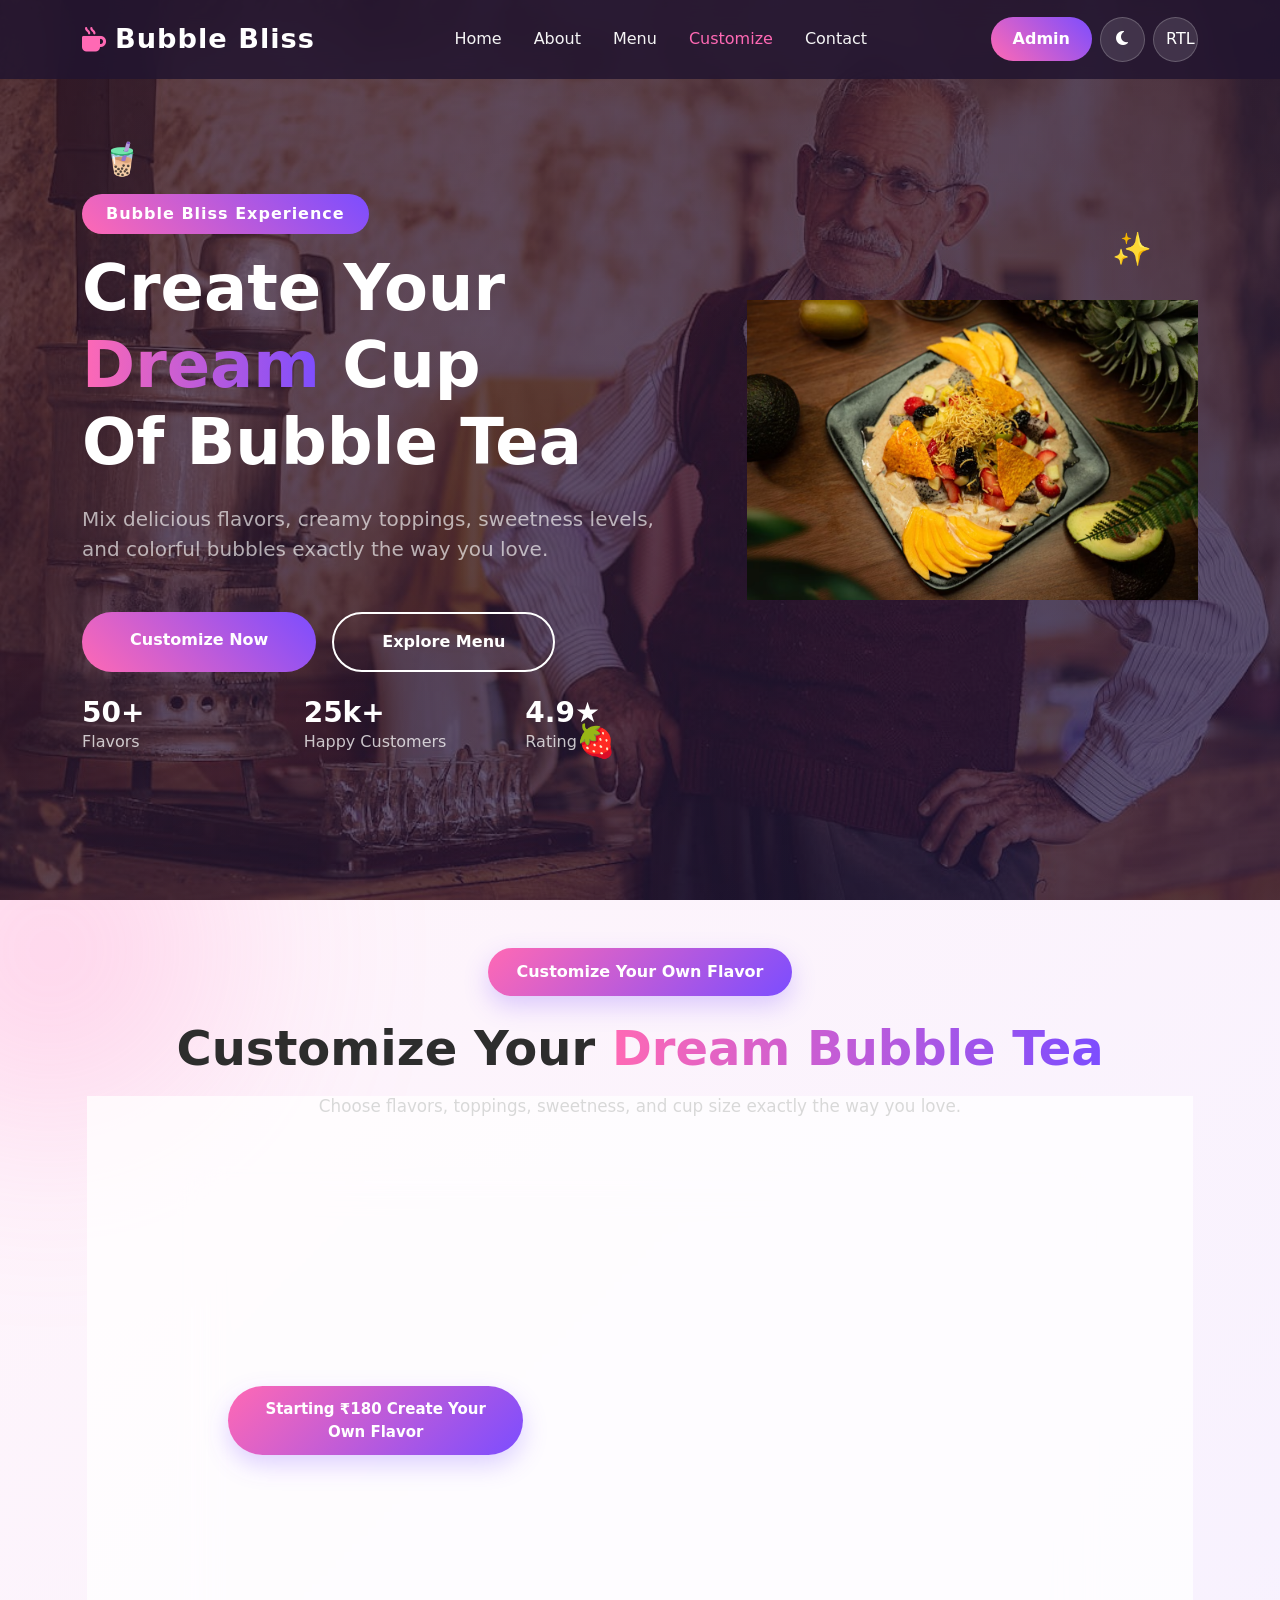
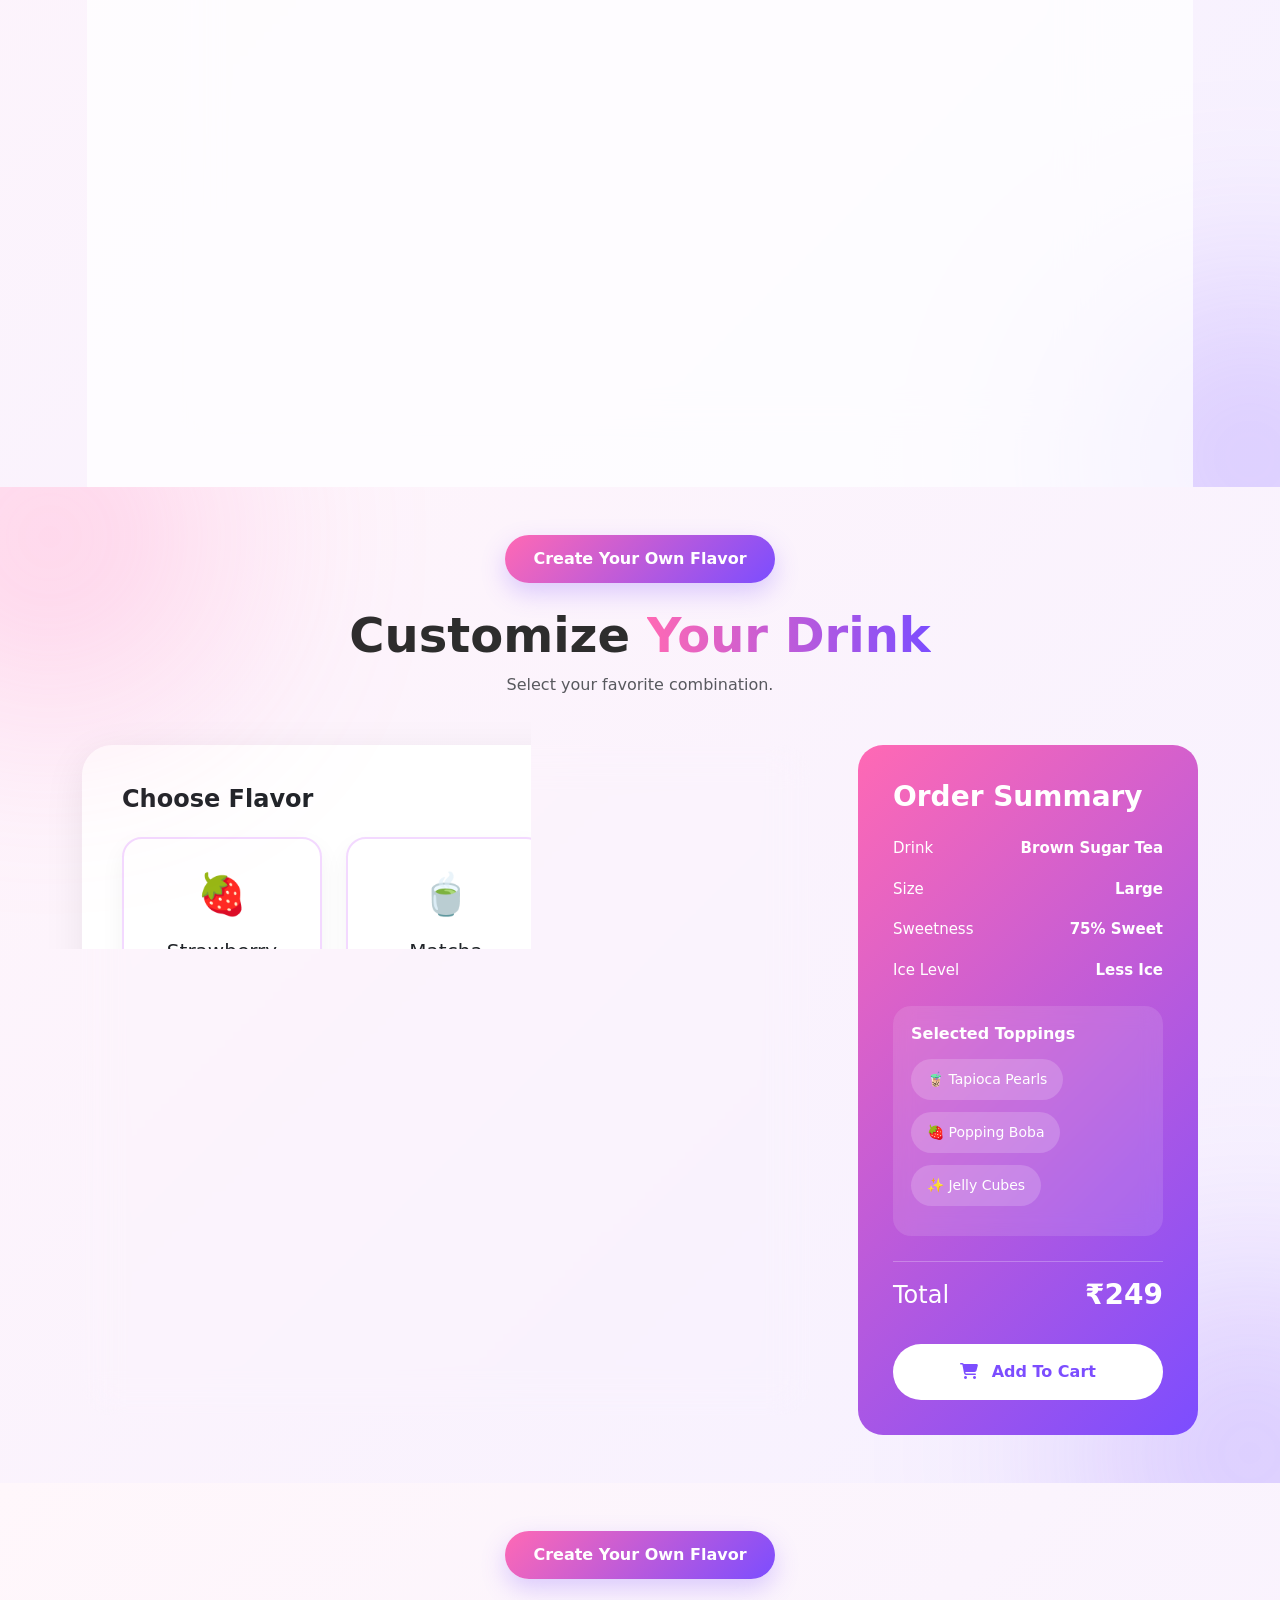
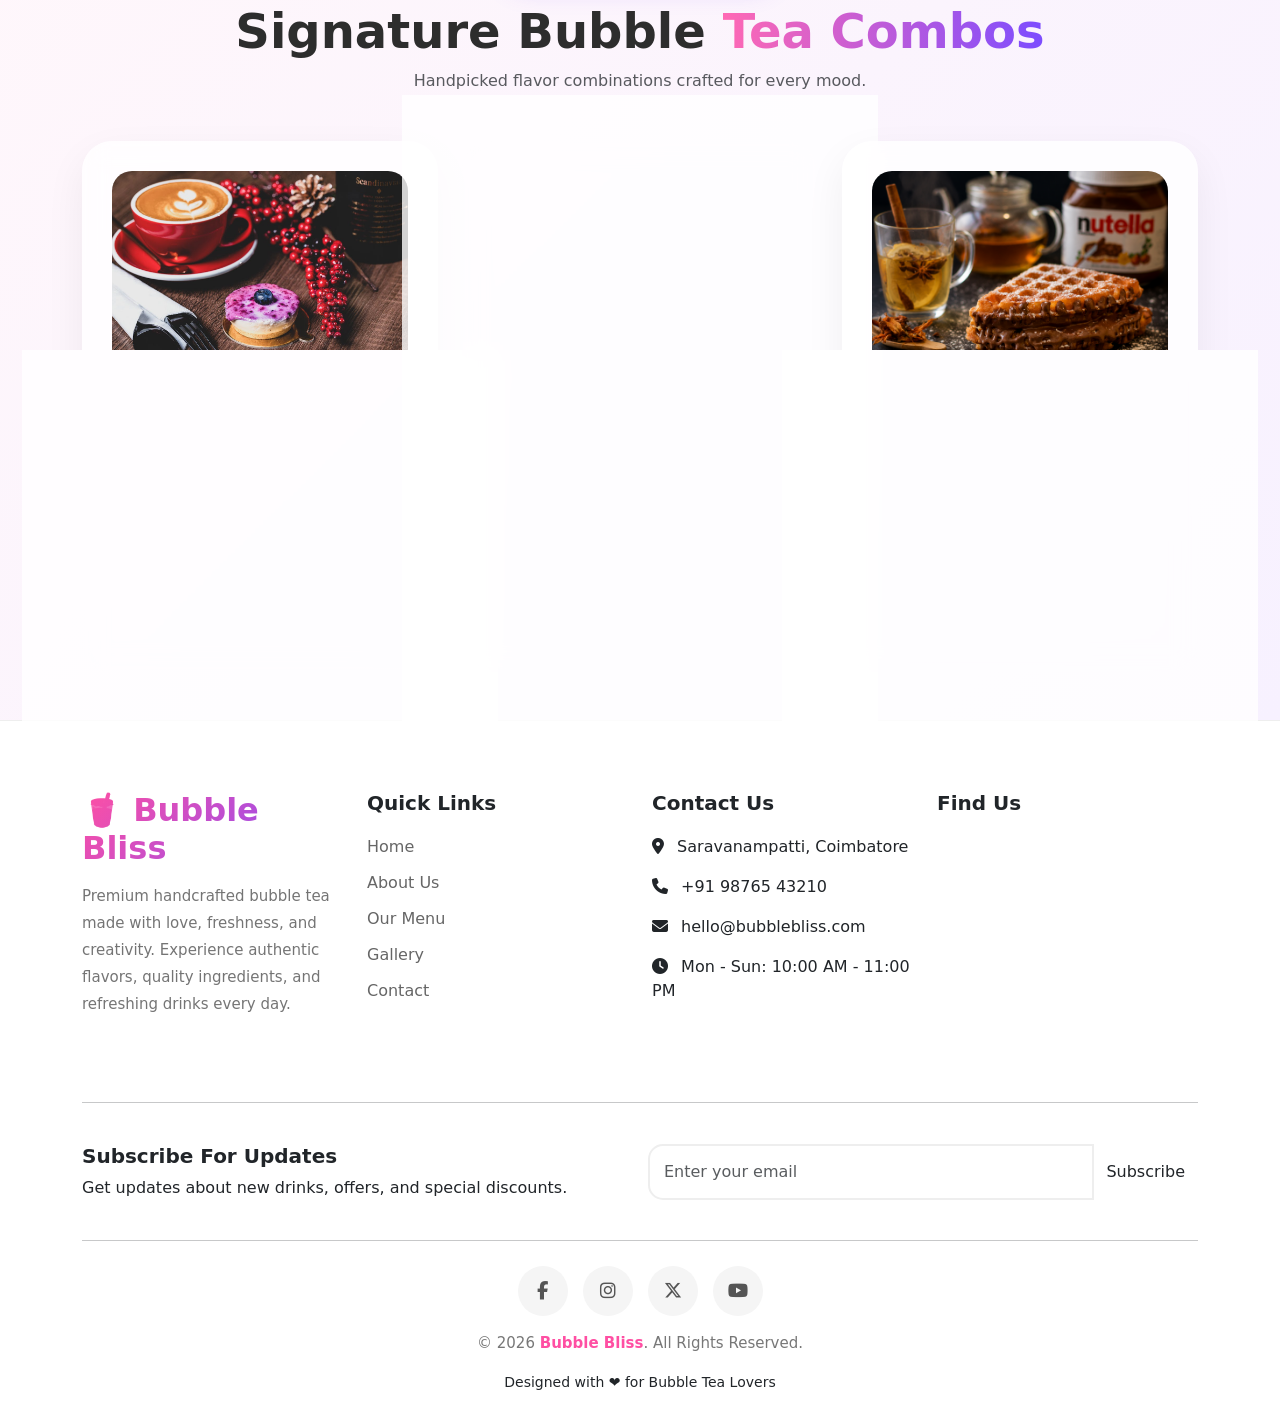
<file: pages/customize.html>
<!DOCTYPE html>
<html lang="en" data-bs-theme="light" dir="ltr">

<head>

    <meta charset="UTF-8">
    <meta name="viewport" content="width=device-width, initial-scale=1.0">

    <title>Bubble Bliss | Customize Drink</title>

    <!-- Bootstrap -->

    <link id="bootstrap-css"
        href="https://cdn.jsdelivr.net/npm/bootstrap@5.3.3/dist/css/bootstrap.min.css"
        rel="stylesheet">

    <!-- Font Awesome -->

    <link rel="stylesheet"
        href="https://cdnjs.cloudflare.com/ajax/libs/font-awesome/6.5.2/css/all.min.css">
<link rel="stylesheet" href="/assets/css/style.css">
<link rel="icon" type="image/x-icon" href="/assets/favicons/latte-art.png">
  

    <style>

        

        body{
            background:#fff7fb;
            transition:0.4s;
            overflow-x:hidden;
        }

        :root{
            --primary:#ff69b4;
            --secondary:#7c4dff;
            --dark:#1f1f1f;
        }

        /* NAVBAR */

       

     

       
    
        /* CUSTOMIZE CARD */

        .customize-box{
            background:white;
            border-radius:30px;
            padding:40px;
            box-shadow:0 10px 40px rgba(0,0,0,0.08);
        }

        .section-title{
            font-size:2.8rem;
            font-weight:700;
        }

        .option-card{
            border:2px solid #f3d9ff;
            border-radius:20px;
            padding:25px;
            transition:0.3s;
            cursor:pointer;
            background:white;
            text-align:center;
        }

        .option-card:hover{
            transform:translateY(-8px);
            border-color:var(--primary);
        }

        .option-card.active{
            background:linear-gradient(135deg,#ff69b4,#7c4dff);
            color:white;
            border:none;
        }

        .option-icon{
            font-size:2.5rem;
            margin-bottom:15px;
        }

        .form-control,
        .form-select{
            border-radius:15px;
            padding:14px;
        }

        .btn-custom{
            background:linear-gradient(45deg,#ff69b4,#7c4dff);
            color:white;
            border:none;
            border-radius:50px;
            padding:14px 35px;
            font-weight:600;
        }

        .btn-custom:hover{
            color:white;
            opacity:0.9;
        }

        /* SUMMARY */

        .summary-box{
            background:linear-gradient(135deg,#ff69b4,#7c4dff);
            color:white;
            border-radius:25px;
            padding:35px;
        }

        /* DARK MODE */

        [data-bs-theme="dark"] body{
            background:#121212;
            color:white;
        }

        [data-bs-theme="dark"] .customize-box,
        [data-bs-theme="dark"] .option-card{
            background:#1f1f1f;
            color:white;
            border-color:#2b2b2b;
        }

        [data-bs-theme="dark"] .form-control,
        [data-bs-theme="dark"] .form-select{
            background:#2b2b2b;
            color:white;
            border-color:#444;
        }

        [data-bs-theme="dark"] .custom-navbar{
            background:rgba(0,0,0,0.7);
        }

        /* RTL */

        [dir="rtl"] body{
            text-align:right;
        }

        @media(max-width:768px){

            .hero-title{
                font-size:2.5rem;
            }

            .customize-box{
                padding:25px;
            }
        }
/* Mobile-specific adjustments */
@media (max-width: 767.98px) {
    .customize-hero {
        min-height: auto !important; /* Let content determine height */
        padding-top: 100px !important; /* Account for fixed navbar */
        padding-bottom: 40px !important;
    }
    
    .hero-text {
        font-size: 1rem; /* Slightly smaller text for mobile */
    }

    .premium-badge {
        font-size: 0.8rem;
    }
}
    </style>

</head>

<body>

    <!-- NAVBAR -->
<nav class="navbar navbar-expand-lg custom-navbar fixed-top">

    <div class="container">

        <!-- Logo -->
        <a class="navbar-brand d-flex align-items-center gap-2" href="/">
            <i class="fa-solid fa-mug-hot brand-icon"></i>
            <span>Bubble Bliss</span>
        </a>

        <!-- Mobile Button -->
        <button class="navbar-toggler border-0 shadow-none"
            type="button"
            data-bs-toggle="collapse"
            data-bs-target="#navMenu">

            <i class="fa-solid fa-bars-staggered text-white"></i>

        </button>

        <div class="collapse navbar-collapse" id="navMenu">

            <!-- Center Menu -->
            <ul class="navbar-nav mx-auto align-items-lg-center">

                <!-- Home -->
                 <li class="nav-item">
                    <a class="nav-link" href="/">
                        Home
                    </a>
                </li>

                <li class="nav-item">
                    <a class="nav-link" href="about.html">
                        About
                    </a>
                </li>

                <li class="nav-item">
                    <a class="nav-link" href="menu.html">
                        Menu
                    </a>
                </li>

                <li class="nav-item">
                    <a class="nav-link dropdown-toggle active" href="customize.html">
                        Customize
                    </a>
                </li>

                <li class="nav-item">
                    <a class="nav-link" href="contact.html">
                        Contact
                    </a>
                </li>

            </ul>

            <!-- Right Side -->
            <div class="navbar-actions d-flex align-items-center gap-2">

                <a href="login.html" class="btn order-btn">
                    Admin
                </a>

                <button class="btn nav-action-btn" id="themeToggle">
                    <i class="fa-solid fa-moon"></i>
                </button>

                <button class="btn nav-action-btn" id="rtlToggle">
                    RTL
                </button>

            </div>

        </div>

    </div>

</nav>

    <!-- HERO -->

   <!-- HERO SECTION -->

<section class="py-5 customize-hero position-relative overflow-hidden min-vh-100 d-flex align-items-center">
    <div class="hero-overlay position-absolute w-100 h-100 top-0 start-0 z-1"></div>

    <div class="floating-boba boba-1">🧋</div>
    <div class="floating-boba boba-2">✨</div>
    <div class="floating-boba boba-3">🍓</div>

    <div class="container position-relative z-2">
        <div class="row align-items-center">
            <div class="col-lg-7 text-white mt-5">
                <span class="premium-badge px-4 py-2  rounded-pill d-inline-block mb-3">
                    Bubble Bliss Experience
                </span>
                
                <h1 class="display-3 fw-bold mb-4">
                    Create Your 
                    <span class="gradient-text">Dream</span> Cup<br>
                    Of Bubble Tea
                </h1>

                <p class="hero-text mb-5 fs-5 opacity-75">
                    Mix delicious flavors, creamy toppings, sweetness levels, 
                    and colorful bubbles exactly the way you love.
                </p>

                <div class="d-flex gap-3 flex-wrap mb-6">
                    <a href="customize.html" class="btn hero-btn-primary px-5 py-3 rounded-pill fw-bold">Customize Now</a>
                    <a href="menu.html" class="btn hero-btn-outline px-5 py-3 rounded-pill fw-bold">Explore Menu</a>
                </div>

                <div class="row g-4  pt-4">
                    <div class="col-4">
                        <h3 class="fw-bold mb-0">50+</h3>
                        <p class="mb-0 opacity-75">Flavors</p>
                    </div>
                    <div class="col-4">
                        <h3 class="fw-bold mb-0">25k+</h3>
                        <p class="mb-0 opacity-75">Happy Customers</p>
                    </div>
                    <div class="col-4">
                        <h3 class="fw-bold mb-0">4.9★</h3>
                        <p class="mb-0 opacity-75">Rating</p>
                    </div>
                </div>
            </div>

            <div class="col-lg-5  d-lg-block text-center">
                <img src="/assets/images/customize-hero.png" alt="Custom Bubble Tea" class="img-fluid floating-animation">
            </div>
        </div>
    </div>
</section>
    <section class="customize-section py-5 position-relative overflow-hidden" id="customize">

    <!-- BLUR EFFECTS -->

    <div class="custom-blur blur-1"></div>
    <div class="custom-blur blur-2"></div>
    <div class="container position-relative z-2">

        <!-- TITLE -->        
             <div class="text-center mb-5">
                
                   <span class="custom-badge">
                Customize Your Own Flavor
            </span>

            <h2 class="customize-title fw-bold mt-4">

                Customize Your

                <span class="gradient-text">
                    Dream Bubble Tea
                </span>

            </h2>

            <p class="customize-subtitle mt-3">

                Choose flavors, toppings, sweetness, and cup size
                exactly the way you love.

            </p>

        </div>

        <!-- MAIN CARD -->

        <div class="row justify-content-center">

            <div class="col-lg-10">

                <div class="customize-card">

                    <div class="row g-5 align-items-center">

                        <!-- LEFT IMAGE -->

                        <div class="col-lg-5">

                            <div class="custom-image-box">

                                <img src="/assets/images/customize.png"
                                    class="img-fluid custom-main-img"
                                    alt="Bubble Tea">

                                <!-- FLOATING PRICE -->

                                <div class="customize-badge">

                                    Starting ₹180
                                

                Create Your Own Flavor

        

                                </div>

                            </div>

                        </div>

                        <!-- RIGHT CONTENT -->

                        <div class="col-lg-7">

                            <!-- DRINK FLAVOR -->

                            <div class="mb-4">

                                <label class="form-label custom-label">

                                    Select Drink Flavor

                                </label>

                                <select class="form-select custom-input"
                                    id="drinkSelect"
                                    onchange="updatePrice()">

                                    <option value="180">
                                        Classic Milk Tea - ₹180
                                    </option>

                                    <option value="220">
                                        Brown Sugar Boba - ₹220
                                    </option>

                                    <option value="250">
                                        Strawberry Fruit Tea - ₹250
                                    </option>

                                    <option value="280">
                                        Matcha Cream Latte - ₹280
                                    </option>

                                    <option value="300">
                                        Oreo Chocolate Blast - ₹300
                                    </option>

                                </select>

                            </div>

                            <!-- CUP SIZE -->

                            <div class="mb-4">

                                <label class="form-label custom-label">

                                    Choose Cup Size

                                </label>

                                <select class="form-select custom-input"
                                    id="cupSize"
                                    onchange="updatePrice()">

                                    <option value="0">
                                        Medium Cup
                                    </option>

                                    <option value="40">
                                        Large Cup (+₹40)
                                    </option>

                                    <option value="70">
                                        Jumbo Cup (+₹70)
                                    </option>

                                </select>

                            </div>

                            <!-- SWEETNESS -->

                            <div class="mb-4">

                                <label class="form-label custom-label">

                                    Sugar Level

                                </label>

                                <div class="d-flex flex-wrap gap-3">

                                    <button type="button"
                                        class="sugar-btn active">
                                        25%
                                    </button>

                                    <button type="button"
                                        class="sugar-btn">
                                        50%
                                    </button>

                                    <button type="button"
                                        class="sugar-btn">
                                        75%
                                    </button>

                                    <button type="button"
                                        class="sugar-btn">
                                        100%
                                    </button>

                                </div>

                            </div>

                            <!-- TOPPINGS -->

                            <div class="mb-4">

                                <label class="form-label custom-label">

                                    Premium Toppings

                                </label>

                                <div class="row g-3">

                                    <div class="col-md-6">

                                        <div class="topping-card">

                                            <input class="form-check-input topping"
                                                type="checkbox"
                                                value="20"
                                                onchange="updatePrice()">

                                            <span>
                                                Tapioca Pearls (+₹20)
                                            </span>

                                        </div>

                                    </div>

                                    <div class="col-md-6">

                                        <div class="topping-card">

                                            <input class="form-check-input topping"
                                                type="checkbox"
                                                value="30"
                                                onchange="updatePrice()">

                                            <span>
                                                Cheese Foam (+₹30)
                                            </span>

                                        </div>

                                    </div>

                                    <div class="col-md-6">

                                        <div class="topping-card">

                                            <input class="form-check-input topping"
                                                type="checkbox"
                                                value="25"
                                                onchange="updatePrice()">

                                            <span>
                                                Jelly Cubes (+₹25)
                                            </span>

                                        </div>

                                    </div>

                                    <div class="col-md-6">

                                        <div class="topping-card">

                                            <input class="form-check-input topping"
                                                type="checkbox"
                                                value="40"
                                                onchange="updatePrice()">

                                            <span>
                                                Ice Cream Scoop (+₹40)
                                            </span>

                                        </div>

                                    </div>

                                </div>

                            </div>

                            <!-- TOTAL PRICE -->

                            <div class="total-box mt-5">

                                <h2 class="fw-bold mb-4">

                                    Total Price :

                                    <span id="totalPrice"
                                        class="price-text">

                                        ₹180

                                    </span>

                                </h2>

                                <button class="btn custom-order-btn rounded-pill ">

                                     Order Customized Drink

                                </button>

                            </div>

                        </div>

                    </div>

                </div>

            </div>

        </div>

    </div>

</section>

    <!-- CUSTOMIZE SECTION -->

   <section class="customize-section py-5" id="customize">

    <!-- FLOATING ICONS -->

    <div class="custom-blur blur-1"></div>
    <div class="custom-blur blur-2"></div>

    <div class="container">

        <!-- TITLE -->

        <div class="text-center mb-5">

            <span class="custom-badge">
                Create Your Own Flavor
            </span>

            <h2 class="customize-title fw-bold mt-4">
                Customize
                <span class="gradient-text">Your Drink</span> 
            </h2>

            <p class="text-muted">
                Select your favorite combination.
            </p>

        </div>

        <div class="row g-5">

            <!-- LEFT -->

            <div class="col-lg-8">

                <div class="customize-box">

                    <!-- FLAVORS -->

                    <h4 class="fw-bold mb-4">
                        Choose Flavor
                    </h4>

                    <div class="row g-4 mb-5">

                        <div class="col-md-4">

                            <div class="option-card ">

                                <div class="option-icon">🍓</div>

                                <h5>Strawberry</h5>

                            </div>

                        </div>

                        <div class="col-md-4">

                            <div class="option-card">

                                <div class="option-icon">🍵</div>

                                <h5>Matcha</h5>

                            </div>

                        </div>

                        <div class="col-md-4">

                            <div class="option-card">

                                <div class="option-icon">🧋</div>

                                <h5>Brown Sugar</h5>

                            </div>

                        </div>

                    </div>

                    <!-- TOPPINGS -->

                    <h4 class="fw-bold mb-4">
                        Select Toppings
                    </h4>

                    <div class="row g-3 mb-5">

                        <div class="col-md-6">

                            <div class="form-check">

                                <input class="form-check-input"
                                    type="checkbox"
                                    checked>

                                <label class="form-check-label">
                                    Tapioca Pearls
                                </label>

                            </div>

                        </div>

                        <div class="col-md-6">

                            <div class="form-check">

                                <input class="form-check-input"
                                    type="checkbox">

                                <label class="form-check-label">
                                    Popping Boba
                                </label>

                            </div>

                        </div>

                        <div class="col-md-6">

                            <div class="form-check">

                                <input class="form-check-input"
                                    type="checkbox">

                                <label class="form-check-label">
                                    Jelly Cubes
                                </label>

                            </div>

                        </div>

                        <div class="col-md-6">

                            <div class="form-check">

                                <input class="form-check-input"
                                    type="checkbox">

                                <label class="form-check-label">
                                    Cream Cheese Foam
                                </label>

                            </div>

                        </div>

                    </div>

                    <!-- SWEETNESS -->

                    <div class="row g-4">

                        <div class="col-md-6">

                            <label class="mb-2 fw-semibold custom-label">
                                Sweetness Level
                            </label>

                            <select class="form-select">

                                <option>100% Sweet</option>
                                <option>75% Sweet</option>
                                <option>50% Sweet</option>
                                <option>25% Sweet</option>

                            </select>

                        </div>

                        <div class="col-md-6">

                            <label class="mb-2 fw-semibold custom-label">
                                Ice Level
                            </label>

                            <select class="form-select">

                                <option>Regular Ice</option>
                                <option>Less Ice</option>
                                <option>No Ice</option>

                            </select>

                        </div>

                    </div>

                </div>

            </div>

            <!-- RIGHT -->

             <div class="col-lg-4">

    <div class="summary-box sticky-top">

        <h3 class="fw-bold mb-4">
            Order Summary
        </h3>

        <!-- DRINK -->

        <div class="summary-item">

            <span>Drink</span>

            <strong>Brown Sugar Tea</strong>

        </div>

        <!-- SIZE -->

        <div class="summary-item">

            <span>Size</span>

            <strong>Large</strong>

        </div>

        <!-- SWEETNESS -->

        <div class="summary-item">

            <span>Sweetness</span>

            <strong>75% Sweet</strong>

        </div>

        <!-- ICE -->

        <div class="summary-item">

            <span>Ice Level</span>

            <strong>Less Ice</strong>

        </div>

        <!-- TOPPINGS -->

        <div class="summary-toppings">

            <h6 class="fw-bold mb-3">
                Selected Toppings
            </h6>

            <div class="topping-pill">
                🧋 Tapioca Pearls
            </div>

            <div class="topping-pill">
                🍓 Popping Boba
            </div>

            <div class="topping-pill">
                ✨ Jelly Cubes
            </div>

        </div>

        <hr>

        <!-- TOTAL -->

        <div class="d-flex justify-content-between align-items-center mb-4">

            <h4>Total</h4>

            <h3 class="fw-bold">
                ₹249
            </h3>

        </div>

        <!-- BUTTON -->

        <button class="btn rounded-pill w-100 py-3 fw-bold">

            <i class="fa-solid fa-cart-shopping me-2"></i>

            Add To Cart

        </button>

    </div>

</div>


        </div>

    </div>

</section>
<!-- =========================================
     SPECIAL COMBO SECTION
========================================= -->

<section class="combo-section py-5">

    <div class="container">

        <!-- TITLE -->

        <div class="text-center mb-5">


            <span class="custom-badge">
                Create Your Own Flavor
            </span>

            <h2 class="customize-title fw-bold mt-4">
                 Signature Bubble 
                <span class="gradient-text">Tea Combos</span> 
            </h2>

            <p class="text-muted">
               Handpicked flavor combinations crafted for every mood.
            </p>

        

        </div>

        <div class="row g-4">

            <!-- CARD 1 -->

            <div class="col-lg-4 col-md-6">

                <div class="combo-card">

                    <div class="combo-img">

                        <img src="/assets/images/combo1.png"
                            class="img-fluid"
                            alt="Combo">

                    </div>

                    <div class="combo-content">

                        <h4>Berry Bliss</h4>

                        <p>
                            Latte art coffee with cheesecake topped with blueberries, perfect breakfast treat.
                        </p>

                        <div class="combo-footer">

                            <h5>₹249</h5>

                            <button class="btn combo-btn">
                                Order Now
                            </button>

                        </div>

                    </div>

                </div>

            </div>

            <!-- CARD 2 -->

            <div class="col-lg-4 col-md-6">

                <div class="combo-card">

                    <div class="combo-img">

                        <img src="/assets/images/combo2.png"
                            class="img-fluid"
                            alt="Combo">

                    </div>

                    <div class="combo-content">

                        <h4> Black Tea</h4>

                        <p>
                           Fresh croissants served with a steaming cup of Black tea and colorful candies
                        </p>

                        <div class="combo-footer">

                            <h5>₹299</h5>

                            <button class="btn combo-btn">
                                Order Now
                            </button>

                        </div>

                    </div>

                </div>

            </div>

            <!-- CARD 3 -->

            <div class="col-lg-4 col-md-6">

                <div class="combo-card">

                    <div class="combo-img">

                        <img src="/assets/images/combo3.png"
                            class="img-fluid"
                            alt="Combo">

                    </div>

                    <div class="combo-content">

                        <h4>Hibicus Tea</h4>

                        <p>
                            herbal tea with star a Rise  and Delicious waffles with creamy chocolate hazelnut spread, topped with sugar dusting.
                        </p>

                        <div class="combo-footer">

                            <h5>₹329</h5>

                            <button class="btn combo-btn">
                                Order Now
                            </button>

                        </div>

                    </div>

                </div>

            </div>

        </div>

    </div>

</section>

 
<footer class="footer-section">

   <div class="container">

    <div class="row g-4">

        <!-- BRAND -->
        <div class="col-lg-3 col-md-6">

            <h3 class="footer-logo">
                🧋 Bubble Bliss
            </h3>

            <p class="footer-text">
                Premium handcrafted bubble tea made with love, freshness, and creativity.
                Experience authentic flavors, quality ingredients, and refreshing drinks every day.
            </p>

        </div>

        <!-- QUICK LINKS -->
        <div class="col-lg-3 col-md-6">

            <h5 class="footer-title">
                Quick Links
            </h5>

            <ul class="footer-links list-unstyled">

                <li><a href="#home">Home</a></li>

                <li><a href="#about">About Us</a></li>

                <li><a href="#menu">Our Menu</a></li>

                <li><a href="#gallery">Gallery</a></li>

                <li><a href="#contact">Contact</a></li>

            </ul>

        </div>

        <!-- CONTACT -->
        <div class="col-lg-3 col-md-6">

            <h5 class="footer-title">
                Contact Us
            </h5>

            <p>
                <i class="fa-solid fa-location-dot me-2"></i>
                Saravanampatti, Coimbatore
            </p>

            <p>
                <i class="fa-solid fa-phone me-2"></i>
                +91 98765 43210
            </p>

            <p>
                <i class="fa-solid fa-envelope me-2"></i>
                hello@bubblebliss.com
            </p>

            <p>
                <i class="fa-solid fa-clock me-2"></i>
                Mon - Sun: 10:00 AM - 11:00 PM
            </p>

        </div>

        <!-- LOCATION -->
        <div class="col-lg-3 col-md-6">

            <h5 class="footer-title">
                Find Us
            </h5>

            <iframe
                src="https://www.google.com/maps?q=Barrocco+Bubble+Tea+Cafe+Coimbatore&output=embed"
                width="100%"
                height="220"
                style="border:0;border-radius:15px;"
                loading="lazy">
            </iframe>

        </div>

    </div>

    <hr class="footer-divider">

    <!-- NEWSLETTER -->
    <div class="row align-items-center g-3 mt-2">

        <div class="col-lg-6">

            <h5 class="footer-title mb-2">
                Subscribe For Updates
            </h5>

            <p class="mb-0">
                Get updates about new drinks, offers, and special discounts.
            </p>

        </div>

        <div class="col-lg-6">

            <div class="input-group">

                <input type="email"
                       class="form-control"
                       placeholder="Enter your email">

                <button class="btn btn-main">
                    Subscribe
                </button>

            </div>

        </div>

    </div>

    <hr class="footer-divider">

    <!-- SOCIAL -->
    <div class="text-center">

        <div class="footer-social">

            <a href="#">
                <i class="fa-brands fa-facebook-f"></i>
            </a>

            <a href="#">
                <i class="fa-brands fa-instagram"></i>
            </a>

            <a href="#">
                <i class="fa-brands fa-x-twitter"></i>
            </a>

            <a href="#">
                <i class="fa-brands fa-youtube"></i>
            </a>

        </div>

    </div>

    <!-- COPYRIGHT -->
    <div class="text-center mt-3">

        <p class="footer-bottom">
            © 2026 <span>Bubble Bliss</span>. All Rights Reserved.
        </p>

        <small>
            Designed with ❤️ for Bubble Tea Lovers
        </small>

    </div>

</div>

</footer>

    <!-- BOOTSTRAP -->

    <script src="https://cdn.jsdelivr.net/npm/bootstrap@5.3.3/dist/js/bootstrap.bundle.min.js"></script>

    <!-- THEME SCRIPT -->

    <script>

        const htmlTag = document.documentElement;

        const bootstrapLink = document.getElementById("bootstrap-css");

        const themeToggle = document.getElementById("themeToggle");

        const rtlToggle = document.getElementById("rtlToggle");

        /* LOAD THEME */

        const savedTheme = localStorage.getItem("theme") || "light";
        htmlTag.setAttribute("data-bs-theme", savedTheme);

        /* LOAD RTL */

        const savedDir = localStorage.getItem("direction") || "ltr";
        htmlTag.setAttribute("dir", savedDir);

        if(savedDir === "rtl"){

            bootstrapLink.href =
            "https://cdn.jsdelivr.net/npm/bootstrap@5.3.3/dist/css/bootstrap.rtl.min.css";

            rtlToggle.innerHTML = "LTR";

        }

        /* THEME TOGGLE */

        themeToggle.addEventListener("click",()=>{

            const newTheme =
            htmlTag.getAttribute("data-bs-theme") === "light"
            ? "dark"
            : "light";

            htmlTag.setAttribute("data-bs-theme",newTheme);

            localStorage.setItem("theme",newTheme);

        });

        /* RTL TOGGLE */

        rtlToggle.addEventListener("click",()=>{

            const newDir =
            htmlTag.getAttribute("dir") === "ltr"
            ? "rtl"
            : "ltr";

            htmlTag.setAttribute("dir",newDir);

            localStorage.setItem("direction",newDir);

            if(newDir === "rtl"){

                bootstrapLink.href =
                "https://cdn.jsdelivr.net/npm/bootstrap@5.3.3/dist/css/bootstrap.rtl.min.css";

                rtlToggle.innerHTML = "LTR";

            }else{

                bootstrapLink.href =
                "https://cdn.jsdelivr.net/npm/bootstrap@5.3.3/dist/css/bootstrap.min.css";

                rtlToggle.innerHTML = "RTL";

            }

        });

    </script>

</body>

</html>

<!-- =========================================
     PREMIUM CUSTOMIZE SECTION
========================================= -->



<!-- =========================================
     CSS
========================================= -->



<!-- =========================================
     SCRIPT
========================================= -->

<script>

function updatePrice(){

    let drinkPrice =
        parseInt(document.getElementById("drinkSelect").value);

    let cupPrice =
        parseInt(document.getElementById("cupSize").value);

    let total =
        drinkPrice + cupPrice;

    let toppings =
        document.querySelectorAll(".topping");

    toppings.forEach((item)=>{

        if(item.checked){

            total += parseInt(item.value);

        }

    });

    document.getElementById("totalPrice").innerText =
        "₹" + total;

}

/* SUGAR BUTTON ACTIVE */

const sugarBtns =
    document.querySelectorAll(".sugar-btn");

sugarBtns.forEach((btn)=>{

    btn.addEventListener("click",()=>{

        sugarBtns.forEach((b)=>{

            b.classList.remove("active");

        });

        btn.classList.add("active");

    });

});

</script>
</file>
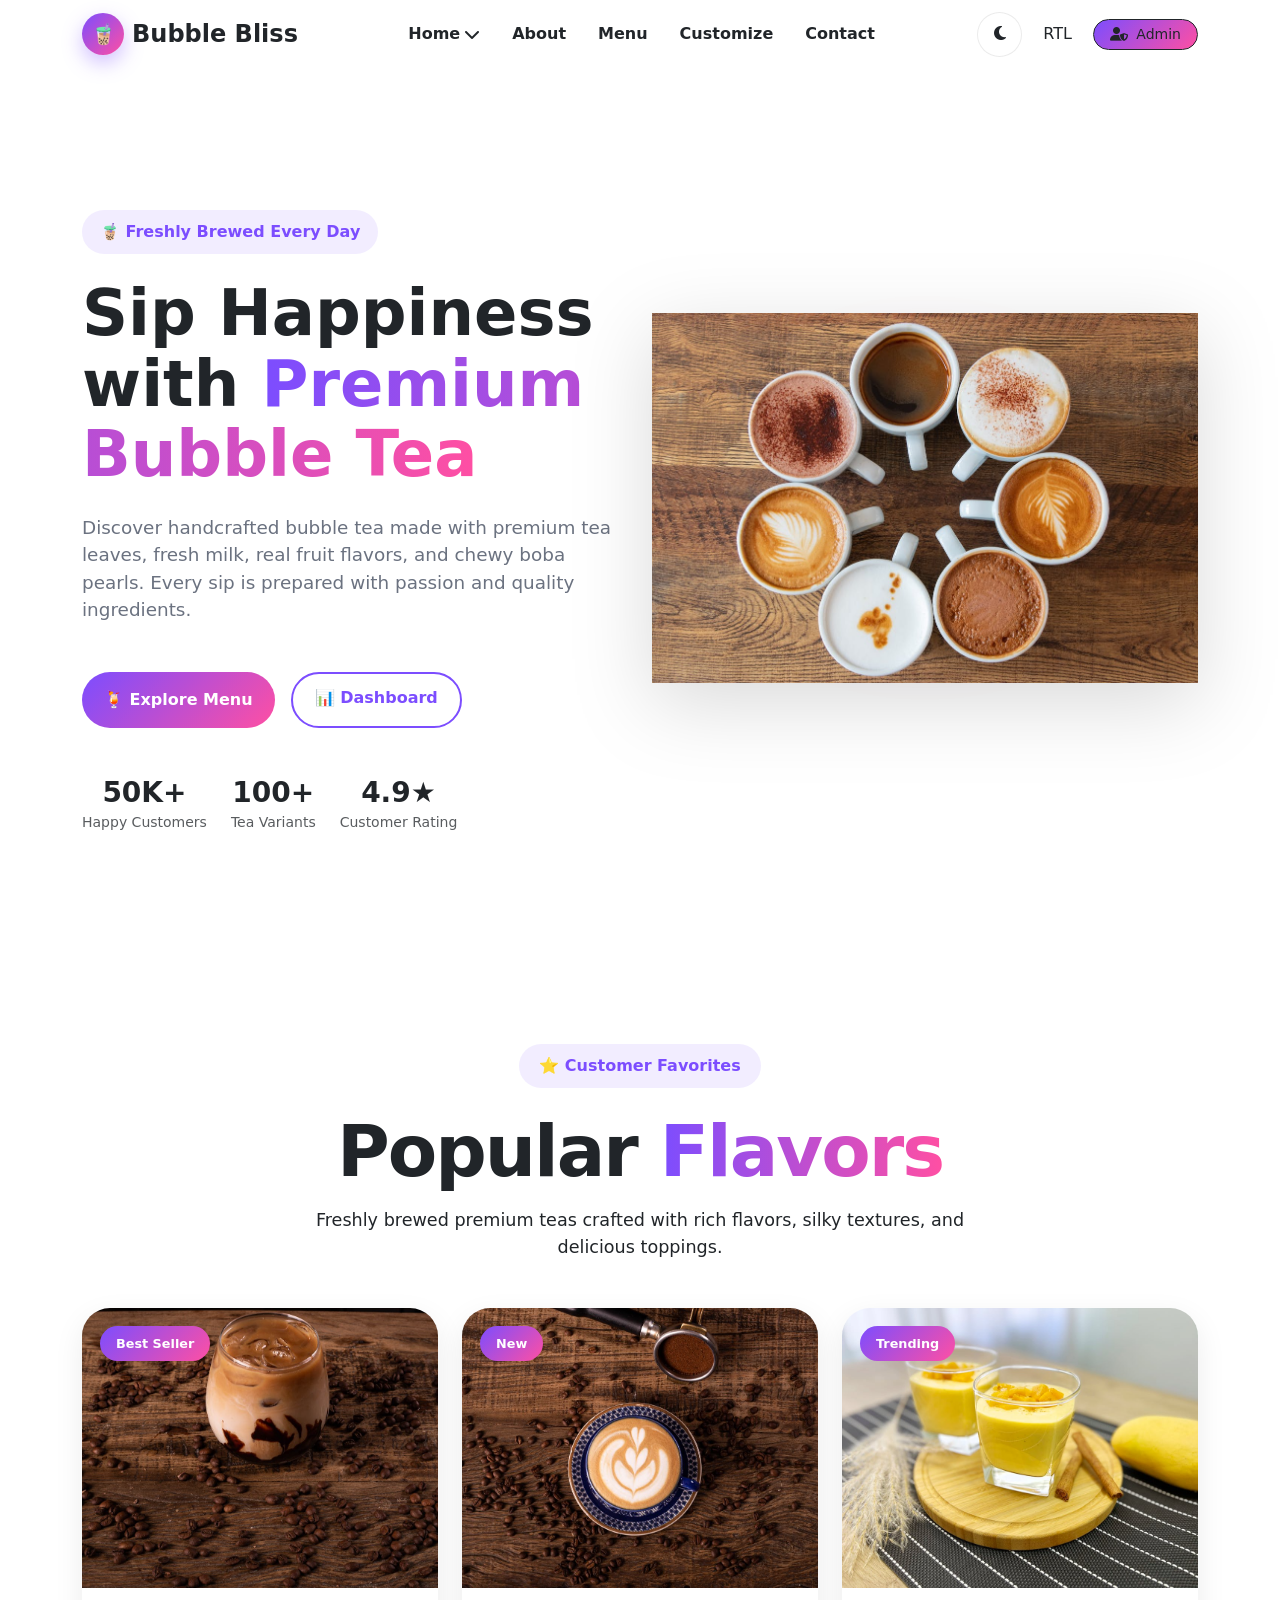
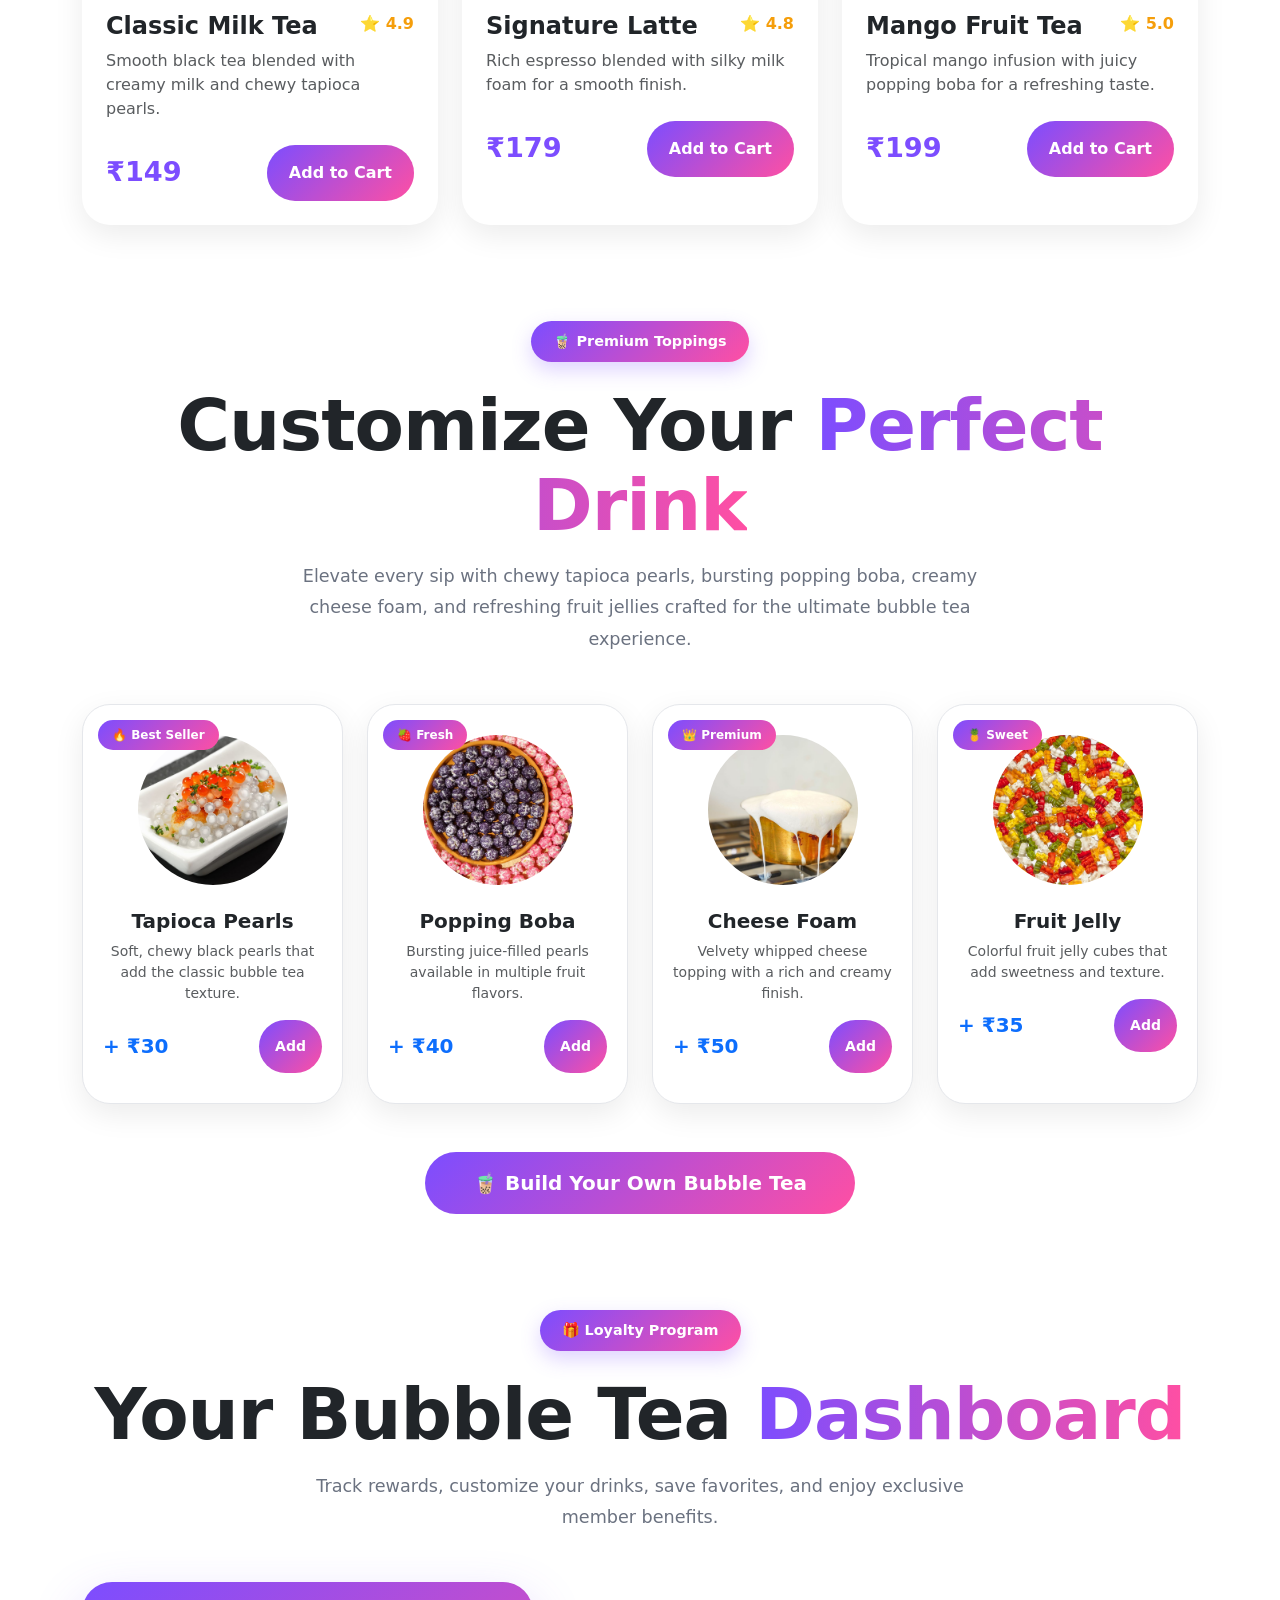
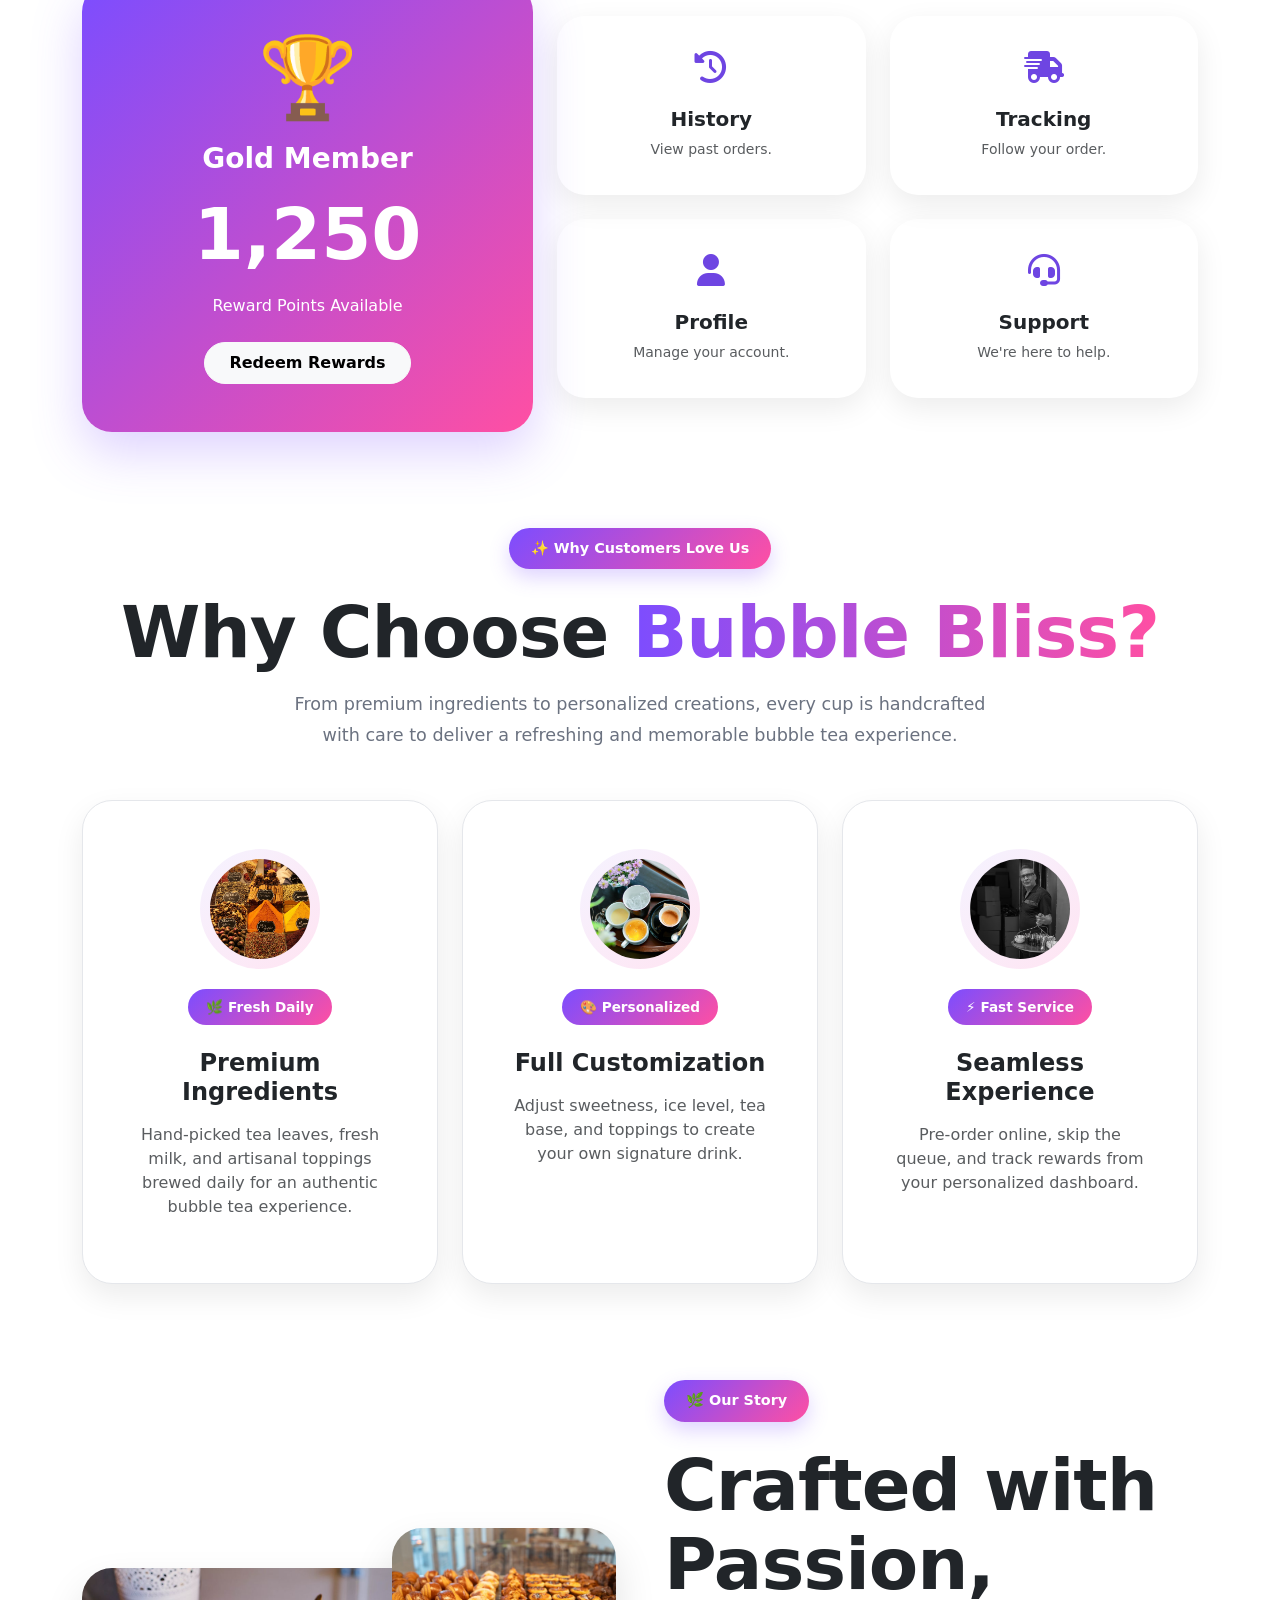
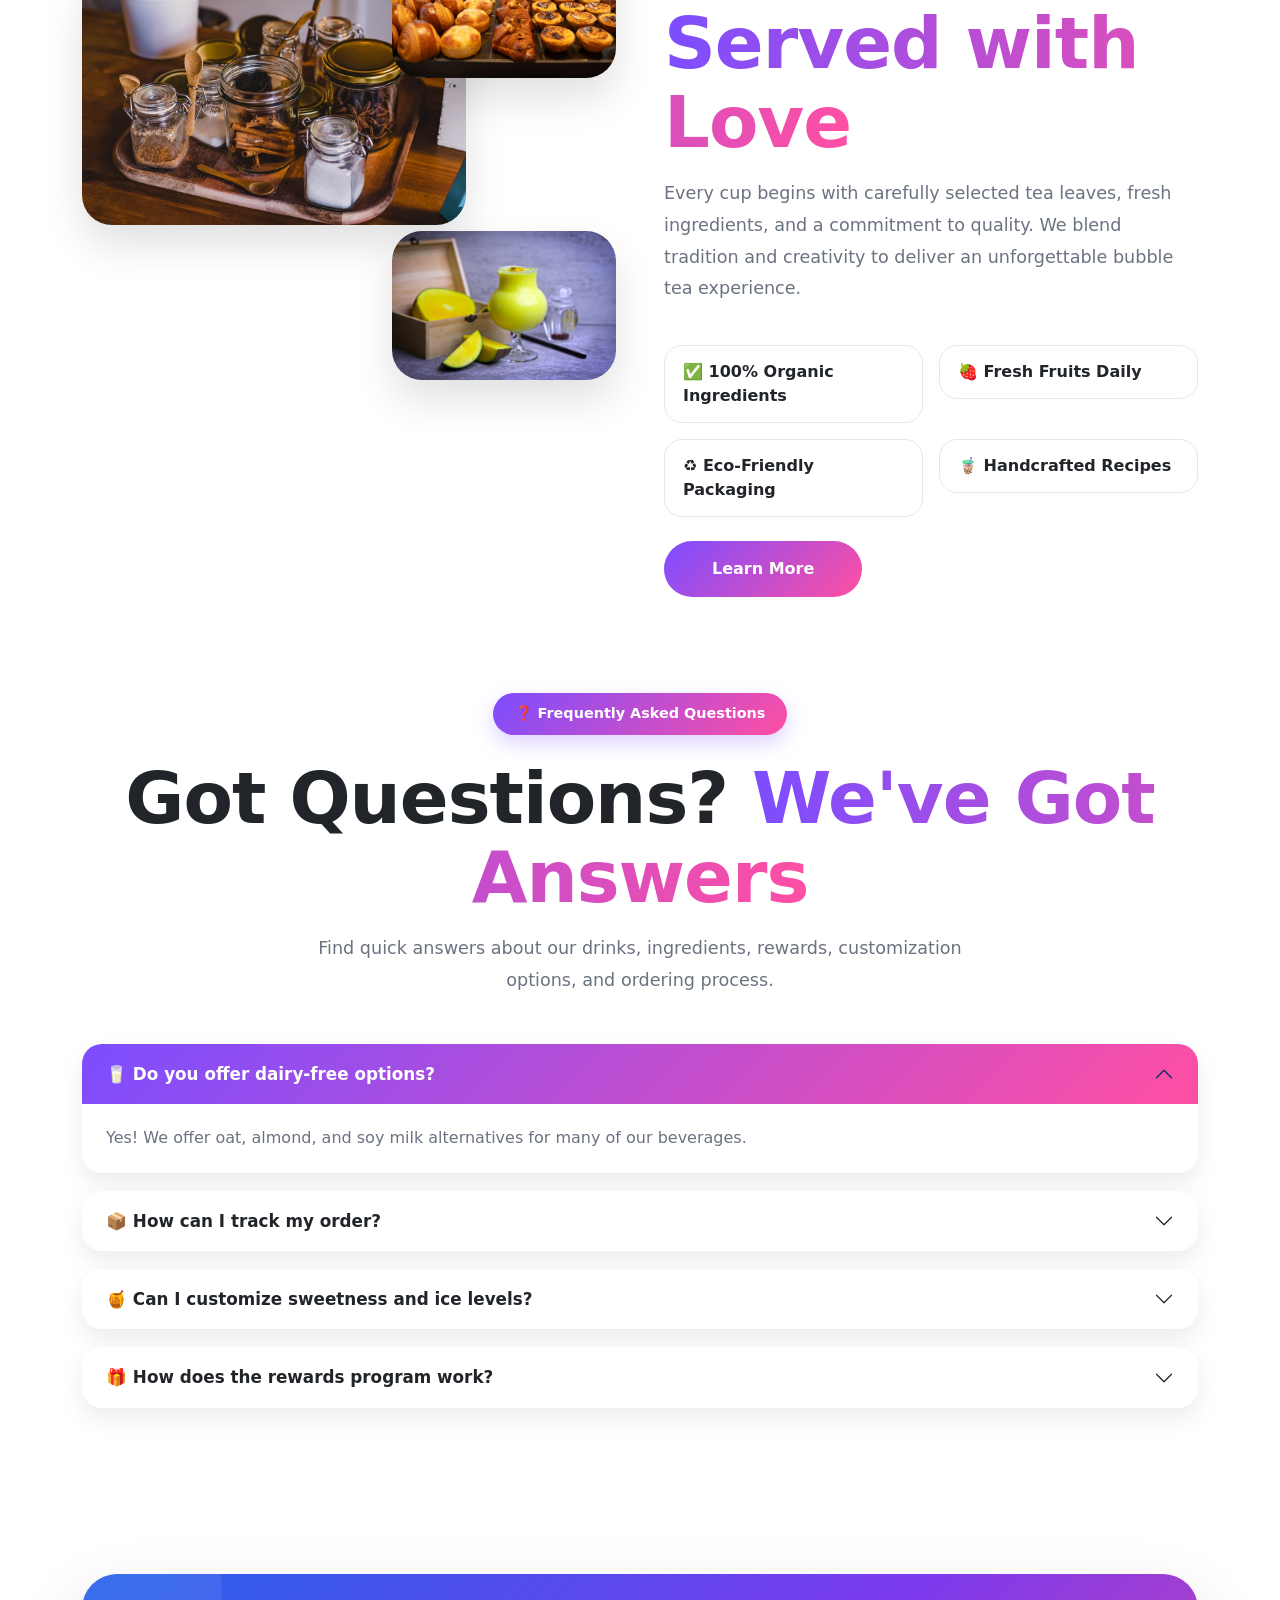
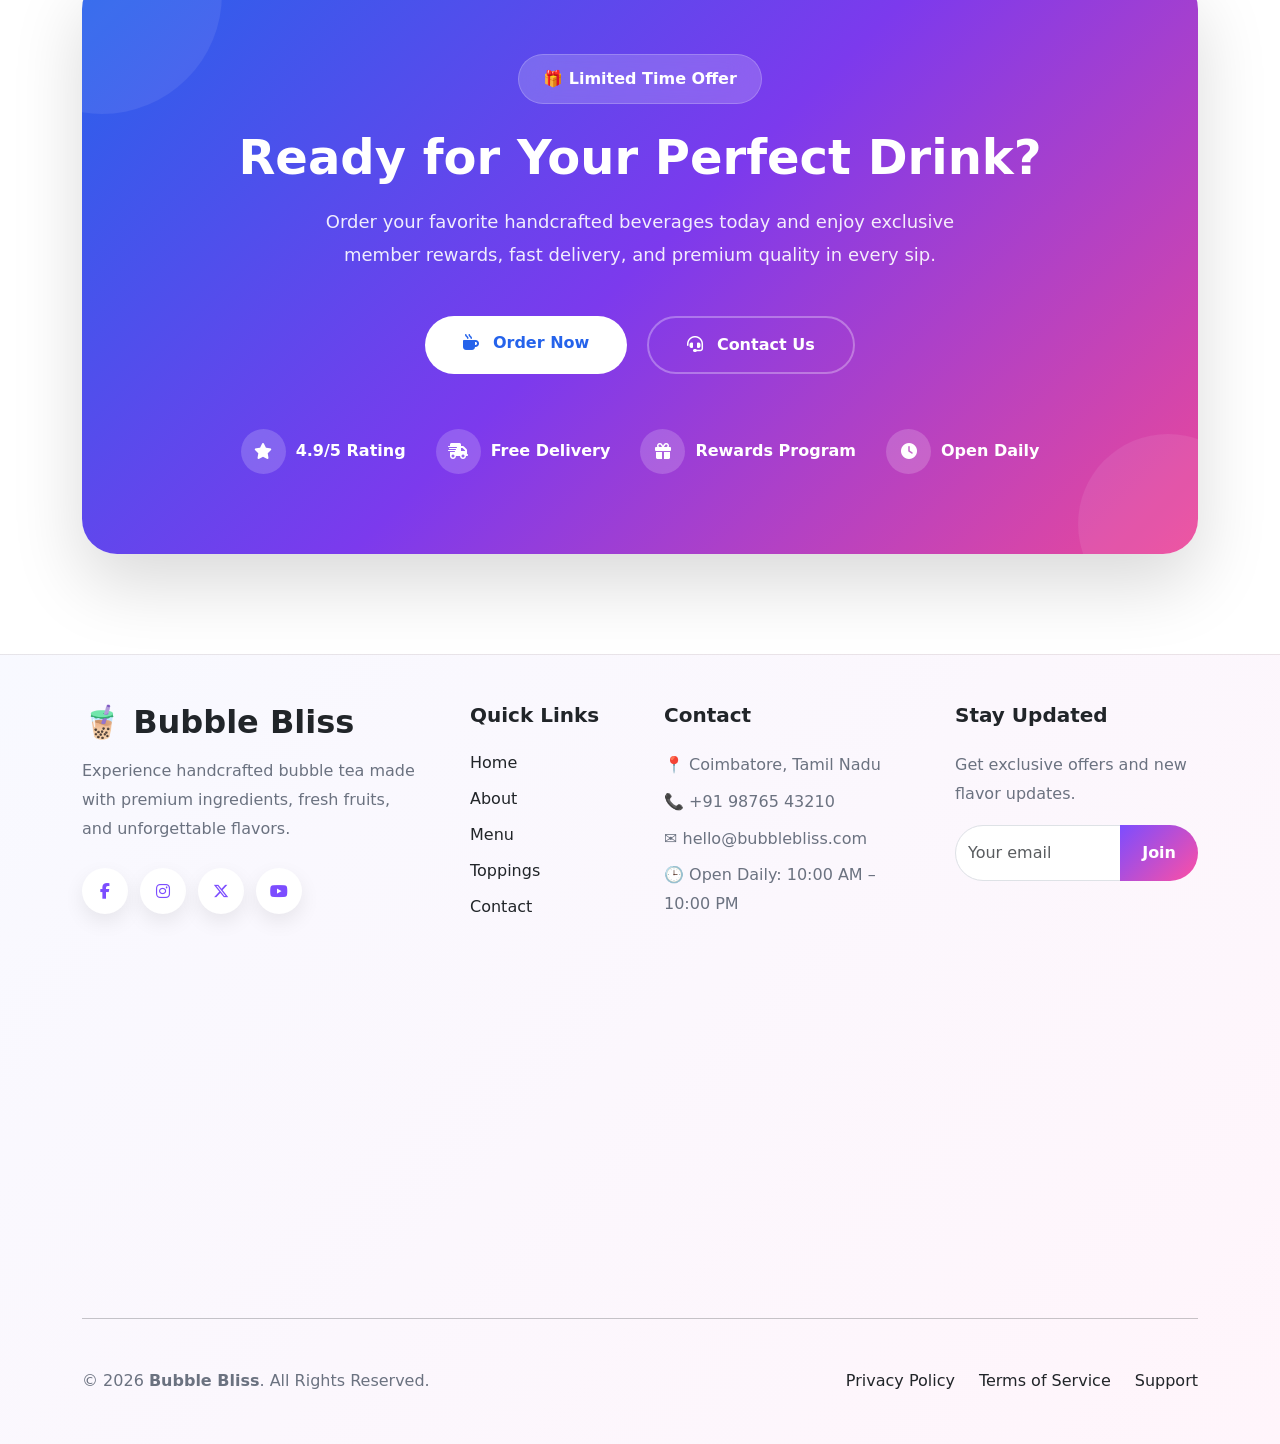
<file: pages/home.html>
<!DOCTYPE html>
<html lang="en" data-bs-theme="light" dir="ltr">

<head>
    <meta charset="UTF-8">
    <meta name="viewport" content="width=device-width, initial-scale=1.0">
    <title>Boba Bliss | Bubble Tea & Boba Shop</title>

    <!-- Bootstrap -->
    <link href="https://cdn.jsdelivr.net/npm/bootstrap@5.3.3/dist/css/bootstrap.min.css" rel="stylesheet">

    <!-- Font Awesome -->
    <link rel="stylesheet"
        href="https://cdnjs.cloudflare.com/ajax/libs/font-awesome/6.5.2/css/all.min.css">

<link rel="icon" type="image/x-icon" href="/assets/favicons/latte-art.png">
<link rel="stylesheet" href="/assets/css/home.css">
<style>
   
.nav-item.dropdown:hover .dropdown-menu {
  display: block;
  margin-top: 0;
}
@media (max-width: 991px) {

  .navbar-collapse {
    overflow: visible;
  }
  @media (max-width: 768px) {
  .nav-link.active {
    border-bottom: none !important;
  }
}
.dropdown-toggle {
  text-decoration: none !important;
}

@media (max-width: 768px) {
  .nav-link.active::after {
    display: none !important;
    content: none !important;
  }
}
@media (max-width: 768px) {
  .nav-link.active::after {
    display: none;
  }
}

  .dropdown-menu {
    position: static !important;   /* important fix */
    width: 100%;
    box-shadow: none;
    border: 1px solid #eee;
    margin-top: 5px;
  }

}
.nav-link {
  position: relative;
}

.nav-link::after {
  content: "";
  position: absolute;
  left: 0;
  bottom: -4px;
  width: 0%;
  height: 2px;
  background: #a855f7;
  transition: 0.3s;
}

.nav-link:hover::after {
  width: 100%;
}

</style>
 </head>

<body>

    <!-- NAVBAR -->

   <header>
<nav class="navbar navbar-expand-lg fixed-top premium-navbar">
    <div class="container">

        <!-- Logo -->
        <a class="navbar-brand d-flex align-items-center gap-2" href="#">
            <div class="brand-circle">
                🧋
            </div>
            <span>Bubble Bliss</span>
        </a>

        <!-- Mobile Toggle -->
        <button class="navbar-toggler border-0 shadow-none"
                type="button"
                data-bs-toggle="collapse"
                data-bs-target="#navbarMenu">
            <i class="fa-solid fa-bars"></i>
        </button>

        <!-- Menu -->
        <div class="collapse navbar-collapse" id="navbarMenu">

            <ul class="navbar-nav mx-auto">
   <li class="nav-item dropdown">

                   <a class="nav-link dropdown-toggle active d-flex align-items-center gap-1"
   href="#">

  Home
  <i class="fa-solid fa-chevron-down dropdown-icon"></i>

</a>

                    <ul class="dropdown-menu custom-dropdown">

                        <li>
                            <a class="dropdown-item" href="/">
                                Home 1
                            </a>
                        </li>

                        <li>
                            <a class="dropdown-item" href="/pages/home.html">
                                Home 2
                            </a>
                        </li>

                    </ul>

                </li>        <li class="nav-item">
                    <a class="nav-link" href="about.html">About</a>
                </li>

                <li class="nav-item">
                    <a class="nav-link" href="menu.html">Menu</a>
                </li>

                <li class="nav-item">
                    <a class="nav-link" href="customize.html">Customize</a>
                </li>

                <li class="nav-item">
                    <a class="nav-link" href="contact.html">Contact</a>
                </li>
                <li class="nav-item ms-lg-2">
    
</li>

            </ul>

            <div class="d-flex align-items-center gap-2">

                <button class="btn theme-btn" id="themeToggle">
                    <i class="fa-solid fa-moon"></i>
                </button>
                <button class="btn nav-action-btn" id="rtlToggle">
    RTL
</button>
<a href="login.html" class="btn btn-outline-secondary btn-sm rounded-pill px-3">
        <i class="fa-solid fa-user-shield me-1"></i> Admin
    </a>


               

            </div>

        </div>

    </div>
</nav>

</header>

    <!-- HERO -->

<section class="hero-section py-5">
    <div class="container">
        <div class="row align-items-center min-vh-100">

            <!-- Left Content -->
            <div class="col-lg-6">

                <span class="hero-badge mt-5">
                    🧋 Freshly Brewed Every Day
                </span>

                <h1 class="hero-title mt-4">
                    Sip Happiness with
                    <span class="gradient-text">Premium Bubble Tea</span>
                </h1>

                <p class="hero-description mt-4">
                    Discover handcrafted bubble tea made with premium tea leaves,
                    fresh milk, real fruit flavors, and chewy boba pearls.
                    Every sip is prepared with passion and quality ingredients.
                </p>

                <div class="hero-btns mt-5 d-flex flex-wrap gap-3">

                    <a href="menu.html" class="btn btn-main">
                        🍹 Explore Menu
                    </a>

                    <a href="dashboard.html" class="btn btn-custom-outline">
                        📊 Dashboard
                    </a>

                </div>

                <div class="d-flex flex-wrap gap-4 mt-5 text-center justify-content-center justify-content-lg-start">
    
    
                    <div>
                        <h3 class="fw-bold mb-0">50K+</h3>
                        <small class="text-muted">Happy Customers</small>
                    </div>

                    <div>
                        <h3 class="fw-bold mb-0">100+</h3>
                        <small class="text-muted">Tea Variants</small>
                    </div>

                    <div>
                        <h3 class="fw-bold mb-0">4.9★</h3>
                        <small class="text-muted">Customer Rating</small>
                    </div>
                </div>

            </div>

            <!-- Right Image -->
            <div class="col-lg-6 text-center mt-5 mt-lg-0">

                <div class="hero-image-wrapper">

                    <div class="hero-glow"></div>

                    <img
                        src="/assets/images/homebanner.png"
                        alt="Premium Bubble Tea"
                        class="hero-image">

                </div>

            </div>

        </div>
    </div>
</section>

    <!-- MENU -->

   <!-- Popular Flavors -->
<section class="py-5" id="menu">

    <div class="container">

        <!-- Section Header -->
        <div class="text-center mb-5">

            <span class="menu-badge">
                ⭐ Customer Favorites
            </span>

            <h2 class="hero-heading mt-4">
    Popular
    <span class="gradient-text">Flavors</span>
</h2>

            <p class="menu-subtitle mt-3">
                Freshly brewed premium teas crafted with rich flavors,
                silky textures, and delicious toppings.
            </p>

        </div>

        <!-- Cards -->
        <div class="row g-4">

            <!-- Card 1 -->
            <div class="col-lg-4 col-md-6">

                <div class="premium-card">

                    <span class="menu-label">
                        Best Seller
                    </span>

                    <img src="/assets/images/coldcoffee.png"
                         class="card-img-top premium-img"
                         alt="Classic Milk Tea">

                    <div class="card-body p-4">

                        <div class="d-flex justify-content-between mb-2">
                            <h4 class="fw-bold mb-0">
                                Classic Milk Tea
                            </h4>

                            <span class="rating">
                                ⭐ 4.9
                            </span>
                        </div>

                        <p class="text-muted">
                            Smooth black tea blended with creamy milk and
                            chewy tapioca pearls.
                        </p>

                        <div class="d-flex justify-content-between align-items-center mt-4">

                            <h3 class="price mb-0">
                                ₹149
                            </h3>

                            <button class="btn btn-main">
                                Add to Cart
                            </button>

                        </div>

                    </div>

                </div>

            </div>

            <!-- Card 2 -->
            <div class="col-lg-4 col-md-6">

                <div class="premium-card">

                    <span class="menu-label">
                        New
                    </span>

                    <img src="/assets/images/latte.png"
                         class="card-img-top premium-img"
                         alt="Latte">

                    <div class="card-body p-4">

                        <div class="d-flex justify-content-between mb-2">

                            <h4 class="fw-bold mb-0">
                                Signature Latte
                            </h4>

                            <span class="rating">
                                ⭐ 4.8
                            </span>

                        </div>

                        <p class="text-muted">
                            Rich espresso blended with silky milk foam
                            for a smooth finish.
                        </p>

                        <div class="d-flex justify-content-between align-items-center mt-4">

                            <h3 class="price mb-0">
                                ₹179
                            </h3>

                            <button class="btn btn-main">
                                Add to Cart
                            </button>

                        </div>

                    </div>

                </div>

            </div>

            <!-- Card 3 -->
            <div class="col-lg-4 col-md-6">

                <div class="premium-card">

                    <span class="menu-label">
                        Trending
                    </span>

                    <img src="/assets/images/mango.png"
                         class="card-img-top premium-img"
                         alt="Mango Fruit Tea">

                    <div class="card-body p-4">

                        <div class="d-flex justify-content-between mb-2">

                            <h4 class="fw-bold mb-0">
                                Mango Fruit Tea
                            </h4>

                            <span class="rating">
                                ⭐ 5.0
                            </span>

                        </div>

                        <p class="text-muted">
                            Tropical mango infusion with juicy popping boba
                            for a refreshing taste.
                        </p>

                        <div class="d-flex justify-content-between align-items-center mt-4">

                            <h3 class="price mb-0">
                                ₹199
                            </h3>

                            <button class="btn btn-main">
                                Add to Cart
                            </button>

                        </div>

                    </div>

                </div>

            </div>

        </div>

    </div>

</section>
    <!-- TOPPINGS -->

 <section class="py-5" id="toppings">
    <div class="container">

        <!-- Section Header -->
        <div class="text-center mb-5">

            <span class="topping-tag">
                🧋 Premium Toppings
            </span>

            <h2 class="topping-title mt-4">
                Customize Your
                <span class="gradient-text">Perfect Drink</span>
            </h2>

            <p class="topping-subtitle mt-3">
                Elevate every sip with chewy tapioca pearls, bursting popping boba,
                creamy cheese foam, and refreshing fruit jellies crafted for the
                ultimate bubble tea experience.
            </p>

        </div>


   
        
    <div class="row g-4">

    <!-- Tapioca Pearls -->
    <div class="col-6 col-lg-3">
        <div class="premium-topping-card text-center h-100">

            <span class="topping-badge">🔥 Best Seller</span>

            <img src="/assets/images/topping.png"
                 alt="Tapioca Pearls"
                 class="topping-img">

            <h5 class="fw-bold mt-4">
                Tapioca Pearls
            </h5>

            <p class="text-muted small">
                Soft, chewy black pearls that add the classic bubble tea texture.
            </p>

            <div class="d-flex justify-content-between align-items-center mt-3">
                <span class="fw-bold text-primary fs-5">+ ₹30</span>

                <button class="btn btn-main btn-sm rounded-pill px-3">
                    Add
                </button>
            </div>

        </div>
    </div>

    <!-- Popping Boba -->
    <div class="col-6 col-lg-3">
        <div class="premium-topping-card text-center h-100">

            <span class="topping-badge">🍓 Fresh</span>

            <img src="/assets/images/topping2.png"
                 alt="Popping Boba"
                 class="topping-img">

            <h5 class="fw-bold mt-4">
                Popping Boba
            </h5>

            <p class="text-muted small">
                Bursting juice-filled pearls available in multiple fruit flavors.
            </p>

            <div class="d-flex justify-content-between align-items-center mt-3">
                <span class="fw-bold text-primary fs-5">+ ₹40</span>

                <button class="btn btn-main btn-sm rounded-pill px-3">
                    Add
                </button>
            </div>

        </div>
    </div>

    <!-- Cheese Foam -->
    <div class="col-6 col-lg-3">
        <div class="premium-topping-card text-center h-100">

            <span class="topping-badge">👑 Premium</span>

            <img src="/assets/images/topping3.png"
                 alt="Cheese Foam"
                 class="topping-img">

            <h5 class="fw-bold mt-4">
                Cheese Foam
            </h5>

            <p class="text-muted small">
                Velvety whipped cheese topping with a rich and creamy finish.
            </p>

            <div class="d-flex justify-content-between align-items-center mt-3">
                <span class="fw-bold text-primary fs-5">+ ₹50</span>

                <button class="btn btn-main btn-sm rounded-pill px-3">
                    Add
                </button>
            </div>

        </div>
    </div>

    <!-- Fruit Jelly -->
    <div class="col-6 col-lg-3">
        <div class="premium-topping-card text-center h-100">

            <span class="topping-badge">🍍 Sweet</span>

            <img src="/assets/images/topping4.png"
                 alt="Fruit Jelly"
                 class="topping-img">

            <h5 class="fw-bold mt-4">
                Fruit Jelly
            </h5>

            <p class="text-muted small">
                Colorful fruit jelly cubes that add sweetness and texture.
            </p>

            <div class="d-flex justify-content-between align-items-center mt-3">
                <span class="fw-bold text-primary fs-5">+ ₹35</span>

                <button class="btn btn-main btn-sm rounded-pill px-3">
                    Add
                </button>
            </div>

        </div>
    </div>

</div>

<!-- Bottom CTA -->
<div class="text-center mt-5">

    <a href="customize.html"
       class="btn btn-main btn-lg rounded-pill px-5 py-3">

        🧋 Build Your Own Bubble Tea

    </a>

</div>
    </div>
</section>

    <!-- DASHBOARD -->

<section class="py-5" id="dashboard">

    <div class="container">

        <!-- Section Header -->
        <div class="text-center mb-5">

            <span class="topping-tag">
                🎁 Loyalty Program
            </span>

            <h2 class="topping-title mt-4">
                Your Bubble Tea
                <span class="gradient-text">Dashboard</span>
            </h2>

            <p class="topping-subtitle mt-3">
                Track rewards, customize your drinks, save favorites,
                and enjoy exclusive member benefits.
            </p>

        </div>

        <div class="row g-4 align-items-center">

            <!-- Reward Card -->
            <div class="col-lg-5">

                <div class="reward-card p-5 text-center h-100">

                    <div class="display-1 mb-3">🏆</div>

                    <h3 class="fw-bold">
                        Gold Member
                    </h3>

                    <h1 class="display-2 fw-bold my-3">
                        1,250
                    </h1>

                    <p class="mb-4">
                        Reward Points Available
                    </p>

                    <button class="btn btn-light rounded-pill px-4 py-2 fw-bold">
                        Redeem Rewards
                    </button>

                </div>

            </div>

            <!-- Dashboard Features -->
            <div class="col-lg-7">
    <div class="row g-4">
        
      <div class="col-6">
    <div class="dashboard-card text-center">
        <i class="fa-solid fa-clock-rotate-left fa-2x mb-2" style="color: #6e45e2;"></i>
        
        <h5 class="fw-bold mt-3">History</h5>
        <p class="text-muted small mb-0">View past orders.</p>
    </div>
</div>

       <div class="col-6">
    <div class="dashboard-card text-center">
        <i class="fa-solid fa-truck-fast fa-2x mb-2" style="color: #6e45e2;"></i>
        
        <h5 class="fw-bold mt-3">Tracking</h5>
        <p class="text-muted small mb-0">Follow your order.</p>
    </div>
</div>
<div class="col-6">
    <div class="dashboard-card text-center">
        <i class="fa-solid fa-user fa-2x mb-2" style="color: #6e45e2;"></i>
        
        <h5 class="fw-bold mt-3">Profile</h5>
        <p class="text-muted small mb-0">Manage your account.</p>
    </div>
</div>

       <div class="col-6">
    <div class="dashboard-card text-center">
        <i class="fa-solid fa-headset fa-2x mb-2" style="color: #6e45e2;"></i>
        
        <h5 class="fw-bold mt-3">Support</h5>
        <p class="text-muted small mb-0">We're here to help.</p>
    </div>
</div>

    </div>
</div>
        </div>

    </div>

</section>
<section class="py-5" id="why-choose-us">
    <div class="container">

        <!-- Section Header -->
        <div class="text-center mb-5">

            <span class="topping-tag">
                ✨ Why Customers Love Us
            </span>

            <h2 class="topping-title mt-4">
                Why Choose
                <span class="gradient-text">Bubble Bliss?</span>
            </h2>

            <p class="topping-subtitle mt-3">
                From premium ingredients to personalized creations, every cup is
                handcrafted with care to deliver a refreshing and memorable
                bubble tea experience.
            </p>

        </div>

    

        <div class="row g-4">

    <!-- Premium Ingredients -->
    <div class="col-lg-4 col-md-6">
        <div class="feature-card premium-feature-card text-center h-100 p-5">

            <div class="feature-icon-wrapper">
                 <img src="/assets/images/tea.png" class="rounded-circle-img"
                     alt="Premium Ingredients">
            </div>

            <span class="feature-badge">🌿 Fresh Daily</span>

            <h4 class="fw-bold mt-4">
                Premium Ingredients
            </h4>

            <p class="text-muted mt-3">
                Hand-picked tea leaves, fresh milk, and artisanal toppings
                brewed daily for an authentic bubble tea experience.
            </p>

        </div>
    </div>

    <!-- Full Customization -->
    <div class="col-lg-4 col-md-6">
        <div class="feature-card premium-feature-card text-center h-100 p-5">

            <div class="feature-icon-wrapper">
                <img src="/assets/images/tea2.png" class="rounded-circle-img"
                     alt="Full Customization">
            </div>

            <span class="feature-badge">🎨 Personalized</span>

            <h4 class="fw-bold mt-4">
                Full Customization
            </h4>

            <p class="text-muted mt-3">
                Adjust sweetness, ice level, tea base, and toppings to
                create your own signature drink.
            </p>

        </div>
    </div>

    <!-- Seamless Experience -->
    <div class="col-lg-4 col-md-6">
        <div class="feature-card premium-feature-card text-center h-100 p-5">

            <div class="feature-icon-wrapper">
               <img src="/assets/images/tea3.png" class="rounded-circle-img" alt="Seamless Experience">
                     
            </div>

            <span class="feature-badge">⚡ Fast Service</span>

            <h4 class="fw-bold mt-4">
                Seamless Experience
            </h4>

            <p class="text-muted mt-3">
                Pre-order online, skip the queue, and track rewards from
                your personalized dashboard.
            </p>

        </div>
    </div>

</div>
    </div>
</section>

<section class="py-5" id="about">

    <div class="container">

        <div class="row align-items-center g-5">

            <!-- Left Images -->
            <div class="col-lg-6">

                <div class="about-gallery">

                    <img src="/assets/images/take.png"
                         alt="Bubble Tea"
                         class="about-img about-img-main">

                    <img src="/assets/images/take2.png"
                         alt="Fresh Drink"
                         class="about-img about-img-top">

                    <img src="/assets/images/take3.png"
                         alt="Mango Tea"
                         class="about-img about-img-bottom mb-5">

                </div>

            </div>

            <!-- Right Content -->
            <div class="col-lg-6">

                <span class="topping-tag">
                    🌿 Our Story
                </span>

                <h2 class="topping-title mt-4">
                    Crafted with Passion,
                    <span class="gradient-text">Served with Love</span>
                </h2>

                <p class="topping-subtitle mt-3">
                    Every cup begins with carefully selected tea leaves, fresh
                    ingredients, and a commitment to quality. We blend tradition
                    and creativity to deliver an unforgettable bubble tea
                    experience.
                </p>

                <div class="row mt-4 g-3">

                    <div class="col-sm-6">
                        <div class="about-feature">
                            ✅ 100% Organic Ingredients
                        </div>
                    </div>

                    <div class="col-sm-6">
                        <div class="about-feature">
                            🍓 Fresh Fruits Daily
                        </div>
                    </div>

                    <div class="col-sm-6">
                        <div class="about-feature">
                            ♻️ Eco-Friendly Packaging
                        </div>
                    </div>

                    <div class="col-sm-6">
                        <div class="about-feature">
                            🧋 Handcrafted Recipes
                        </div>
                    </div>

                </div>

                <a href="about.html"
                   class="btn btn-main rounded-pill px-5 py-3 mt-4">
                    Learn More
                </a>

            </div>

        </div>

    </div>

</section>


<section class="py-5" id="faq">

    <div class="container">

        <!-- Section Header -->
        <div class="text-center mb-5">

            <span class="topping-tag">
                ❓ Frequently Asked Questions
            </span>

            <h2 class="topping-title mt-4">
                Got Questions?
                <span class="gradient-text">We've Got Answers</span>
            </h2>

            <p class="topping-subtitle mt-3">
                Find quick answers about our drinks, ingredients, rewards,
                customization options, and ordering process.
            </p>

        </div>

        <!-- FAQ Accordion -->
        <div class="accordion premium-accordion" id="faqAccordion">

            <!-- FAQ 1 -->
            <div class="accordion-item">

                <h2 class="accordion-header">

                    <button class="accordion-button"
                            type="button"
                            data-bs-toggle="collapse"
                            data-bs-target="#faq1">

                        🥛 Do you offer dairy-free options?

                    </button>

                </h2>

                <div id="faq1"
                     class="accordion-collapse collapse show"
                     data-bs-parent="#faqAccordion">

                    <div class="accordion-body">
                        Yes! We offer oat, almond, and soy milk alternatives
                        for many of our beverages.
                    </div>

                </div>

            </div>

            <!-- FAQ 2 -->
            <div class="accordion-item">

                <h2 class="accordion-header">

                    <button class="accordion-button collapsed"
                            type="button"
                            data-bs-toggle="collapse"
                            data-bs-target="#faq2">

                        📦 How can I track my order?

                    </button>

                </h2>

                <div id="faq2"
                     class="accordion-collapse collapse"
                     data-bs-parent="#faqAccordion">

                    <div class="accordion-body">
                        Track your order in real time from your dashboard's
                        <strong>My Orders</strong> section.
                    </div>

                </div>

            </div>

            <!-- FAQ 3 -->
            <div class="accordion-item">

                <h2 class="accordion-header">

                    <button class="accordion-button collapsed"
                            type="button"
                            data-bs-toggle="collapse"
                            data-bs-target="#faq3">

                        🍯 Can I customize sweetness and ice levels?

                    </button>

                </h2>

                <div id="faq3"
                     class="accordion-collapse collapse"
                     data-bs-parent="#faqAccordion">

                    <div class="accordion-body">
                        Absolutely! You can choose your preferred sweetness,
                        ice level, and toppings when placing your order.
                    </div>

                </div>

            </div>

            <!-- FAQ 4 -->
            <div class="accordion-item">

                <h2 class="accordion-header">

                    <button class="accordion-button collapsed"
                            type="button"
                            data-bs-toggle="collapse"
                            data-bs-target="#faq4">

                        🎁 How does the rewards program work?

                    </button>

                </h2>

                <div id="faq4"
                     class="accordion-collapse collapse"
                     data-bs-parent="#faqAccordion">

                    <div class="accordion-body">
                        Earn points with every purchase and redeem them for
                        free drinks, discounts, and exclusive member rewards.
                    </div>

                </div>

            </div>

        </div>

    </div>

</section>
<!-- ================= CTA SECTION ================= -->
<!-- ================= CTA SECTION ================= -->
<section class="cta-section">

    <div class="container">

        <div class="cta-card">

            <!-- Decorative Shapes -->
            <div class="cta-circle cta-circle-1"></div>
            <div class="cta-circle cta-circle-2"></div>

            <div class="cta-content">

                <span class="cta-badge">
                    🎁 Limited Time Offer
                </span>

                <h2 class="cta-title">
                    Ready for Your Perfect Drink?
                </h2>

                <p class="cta-description">
                    Order your favorite handcrafted beverages today and enjoy
                    exclusive member rewards, fast delivery, and premium quality
                    in every sip.
                </p>

                <!-- Buttons -->
                <div class="cta-buttons">

                    <a href="#menu" class="btn-order">
                        <i class="fa-solid fa-mug-hot"></i>
                        Order Now
                    </a>

                    <a href="#contact" class="btn-contact">
                        <i class="fa-solid fa-headset"></i>
                        Contact Us
                    </a>

                </div>

                <!-- Stats -->
                <div class="cta-features">

                    <div class="feature-item">
                        <i class="fa-solid fa-star"></i>
                        <span>4.9/5 Rating</span>
                    </div>

                    <div class="feature-item">
                        <i class="fa-solid fa-truck-fast"></i>
                        <span>Free Delivery</span>
                    </div>

                    <div class="feature-item">
                        <i class="fa-solid fa-gift"></i>
                        <span>Rewards Program</span>
                    </div>

                    <div class="feature-item">
                        <i class="fa-solid fa-clock"></i>
                        <span>Open Daily</span>
                    </div>

                </div>

            </div>

        </div>

    </div>

</section>
<footer class="footer py-5">

    <div class="container">

        <div class="row g-5">

            <!-- Brand -->
            <div class="col-lg-4">

                <h2 class="fw-bold mb-3">
                    🧋 Bubble Bliss
                </h2>

                <p class="footer-text">
                    Experience handcrafted bubble tea made with premium
                    ingredients, fresh fruits, and unforgettable flavors.
                </p>

                <div class="footer-social mt-4">

                    <a href="#"><i class="fa-brands fa-facebook-f"></i></a>

                    <a href="#"><i class="fa-brands fa-instagram"></i></a>

                    <a href="#"><i class="fa-brands fa-x-twitter"></i></a>

                    <a href="#"><i class="fa-brands fa-youtube"></i></a>

                </div>

            </div>

            <!-- Quick Links -->
            <div class="col-lg-2 col-md-6">

                <h5 class="fw-bold mb-4">
                    Quick Links
                </h5>

                <ul class="list-unstyled footer-links">

                    <li><a href="#home">Home</a></li>

                    <li><a href="#about">About</a></li>

                    <li><a href="#menu">Menu</a></li>

                    <li><a href="#toppings">Toppings</a></li>

                    <li><a href="#contact">Contact</a></li>

                </ul>

            </div>

            <!-- Contact -->
            <div class="col-lg-3 col-md-6">

                <h5 class="fw-bold mb-4">
                    Contact
                </h5>

                <p class="footer-text mb-2">
                    📍 Coimbatore, Tamil Nadu
                </p>

                <p class="footer-text mb-2">
                    📞 +91 98765 43210
                </p>

                <p class="footer-text mb-2">
                    ✉️ hello@bubblebliss.com
                </p>

                <p class="footer-text">
                    🕒 Open Daily: 10:00 AM – 10:00 PM
                </p>

            </div>

            <!-- Newsletter -->
            <div class="col-lg-3">

                <h5 class="fw-bold mb-4">
                    Stay Updated
                </h5>

                <p class="footer-text">
                    Get exclusive offers and new flavor updates.
                </p>

                <div class="input-group mt-3">

                    <input type="email"
                           class="form-control rounded-start-pill"
                           placeholder="Your email">

                    <button class="btn btn-main rounded-end-pill">
                        Join
                    </button>

                </div>

            </div>

        </div>

        <!-- Map -->

        <div class="mt-5">

            <iframe
                src="https://www.google.com/maps?q=Coimbatore&output=embed"
                width="100%"
                height="280"
                style="border:0;border-radius:24px;"
                loading="lazy">
            </iframe>

        </div>

        <hr class="my-5">

        <!-- Bottom -->

        <div class="d-md-flex justify-content-between align-items-center text-center">

            <p class="mb-2 mb-md-0 footer-text">
                © 2026 <strong>Bubble Bliss</strong>. All Rights Reserved.
            </p>

            <div class="footer-links d-flex justify-content-center gap-4">

                <a href="#">Privacy Policy</a>

                <a href="#">Terms of Service</a>

                <a href="#">Support</a>

            </div>

        </div>

    </div>

</footer>
    <!-- BOOTSTRAP JS -->

    <script src="https://cdn.jsdelivr.net/npm/bootstrap@5.3.3/dist/js/bootstrap.bundle.min.js"></script>

    <!-- THEME + RTL SCRIPT -->

    <script>

        const htmlTag = document.documentElement;

        /* =========================
           THEME TOGGLE
        ========================= */

        const themeToggle =
            document.getElementById("themeToggle");

        const themeIcon =
            themeToggle.querySelector("i");

        const savedTheme =
            localStorage.getItem("theme") || "light";

        htmlTag.setAttribute("data-bs-theme", savedTheme);

        if (savedTheme === "dark") {

            themeIcon.classList.remove("fa-moon");
            themeIcon.classList.add("fa-sun");

        }

        themeToggle.addEventListener("click", () => {

            const currentTheme =
                htmlTag.getAttribute("data-bs-theme");

            const newTheme =
                currentTheme === "light"
                    ? "dark"
                    : "light";

            htmlTag.setAttribute("data-bs-theme", newTheme);

            localStorage.setItem("theme", newTheme);

            if (newTheme === "dark") {

                themeIcon.classList.remove("fa-moon");
                themeIcon.classList.add("fa-sun");

            } else {

                themeIcon.classList.remove("fa-sun");
                themeIcon.classList.add("fa-moon");

            }

        });

        /* =========================
           RTL TOGGLE
        ========================= */

        const rtlToggle =
            document.getElementById("rtlToggle");

        const savedDirection =
            localStorage.getItem("direction") || "ltr";

        htmlTag.setAttribute("dir", savedDirection);

        rtlToggle.addEventListener("click", () => {

            const currentDirection =
                htmlTag.getAttribute("dir");

            const newDirection =
                currentDirection === "ltr"
                    ? "rtl"
                    : "ltr";

            htmlTag.setAttribute("dir", newDirection);

            localStorage.setItem("direction", newDirection);

        });

        document.querySelectorAll('.dropdown-item').forEach(item => {
  item.addEventListener('click', () => {
    const dropdown = document.querySelector('.dropdown-toggle');
    const bsDropdown = bootstrap.Dropdown.getInstance(dropdown);
    if (bsDropdown) bsDropdown.hide();
  });
});

    </script>
    

</body>

</html>
</file>
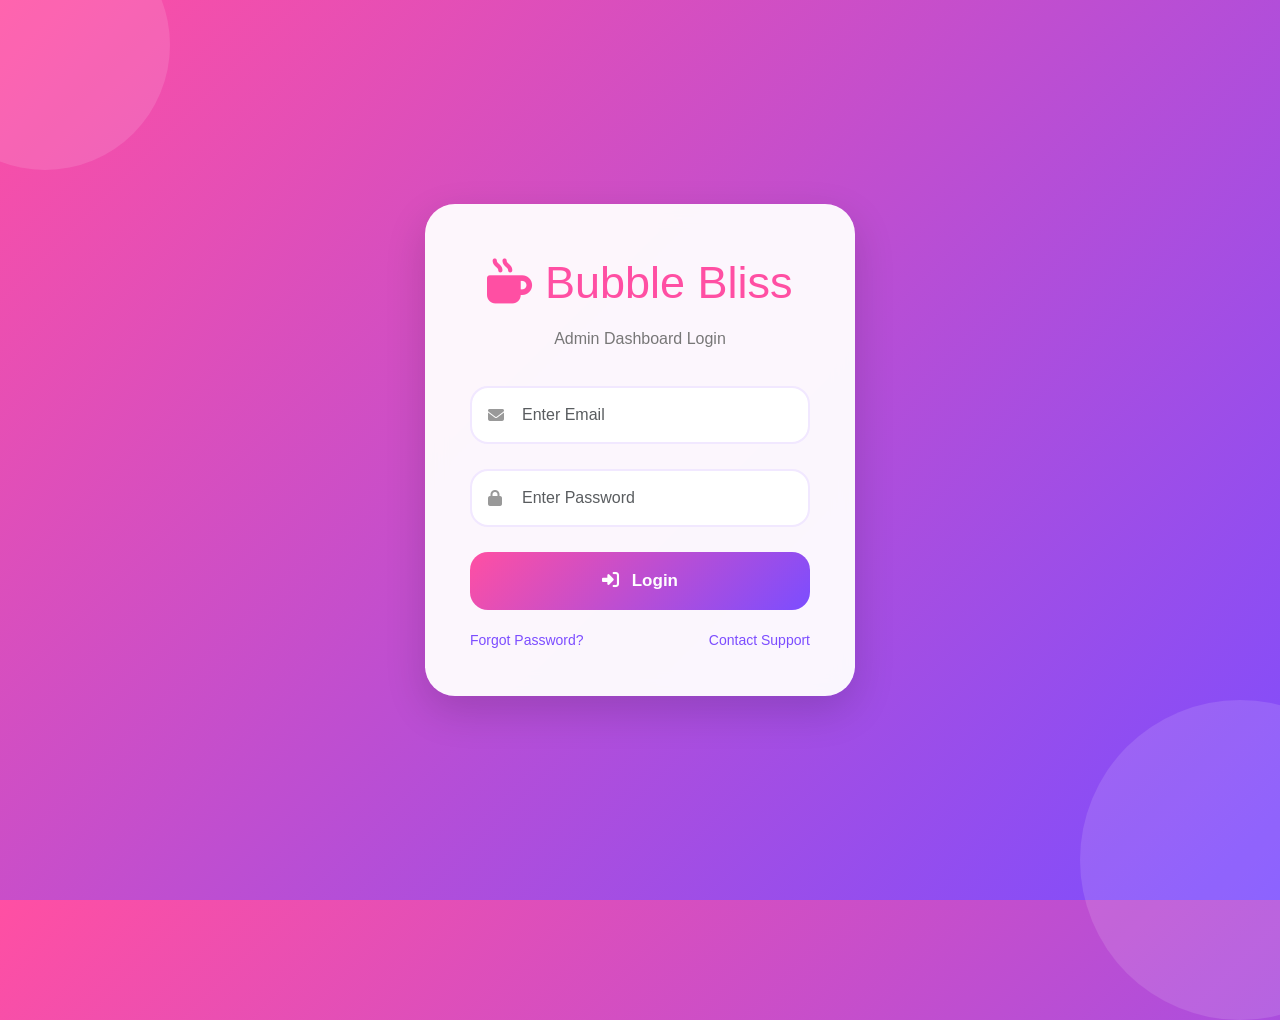
<file: pages/login.html>
<!DOCTYPE html>
<html lang="en">

<head>

    <meta charset="UTF-8">
    <meta name="viewport"
          content="width=device-width, initial-scale=1.0">

    <title>Boba Bliss | Login</title>

    <!-- Bootstrap -->

    <link href="https://cdn.jsdelivr.net/npm/bootstrap@5.3.3/dist/css/bootstrap.min.css"
          rel="stylesheet">

    <!-- Font Awesome -->

    <link rel="stylesheet"
          href="https://cdnjs.cloudflare.com/ajax/libs/font-awesome/6.5.2/css/all.min.css">

    <!-- Google Fonts -->

    
<link rel="icon" type="image/x-icon" href="/assets/favicons/latte-art.png">
    <style>

        *{
            font-family:'Poppins',sans-serif;
        }

        body{
            margin:0;
            min-height:100vh;
            display:flex;
            justify-content:center;
            align-items:center;
            overflow:hidden;
            background:linear-gradient(135deg,#ff4fa3,#7c4dff);
            position:relative;
        }

        /* FLOATING SHAPES */

        .shape{
            position:absolute;
            border-radius:50%;
            background:rgba(255,255,255,0.12);
            animation:float 8s infinite ease-in-out;
        }

        .shape1{
            width:250px;
            height:250px;
            top:-80px;
            left:-80px;
        }

        .shape2{
            width:320px;
            height:320px;
            bottom:-120px;
            right:-120px;
        }

        @keyframes float{

            0%{
                transform:translateY(0px);
            }

            50%{
                transform:translateY(20px);
            }

            100%{
                transform:translateY(0px);
            }

        }

        /* LOGIN CARD */

        .login-card{
            width:100%;
            max-width:430px;
            background:rgba(255,255,255,0.95);
            backdrop-filter:blur(10px);
            padding:45px;
            border-radius:30px;
            box-shadow:0 15px 40px rgba(0,0,0,0.15);
            position:relative;
            z-index:10;
        }

        .logo{
            font-size:45px;
            text-align:center;
            margin-bottom:10px;
            color:#ff4fa3;
        }

        .title{
            text-align:center;
            font-size:32px;
            font-weight:700;
            color:#222;
        }

        .subtitle{
            text-align:center;
            color:#777;
            margin-bottom:35px;
        }

        /* INPUT */

        .input-box{
            position:relative;
            margin-bottom:25px;
        }

        .input-box i{
            position:absolute;
            left:18px;
            top:50%;
            transform:translateY(-50%);
            color:#999;
        }

        .form-control{
            height:58px;
            border-radius:18px;
            padding-left:50px;
            border:2px solid #f1e8ff;
        }

        .form-control:focus{
            box-shadow:none;
            border-color:#ff4fa3;
        }

        /* BUTTON */

        .login-btn{
            width:100%;
            height:58px;
            border:none;
            border-radius:18px;
            background:linear-gradient(135deg,#ff4fa3,#7c4dff);
            color:#fff;
            font-size:17px;
            font-weight:600;
            transition:0.3s;
        }

        .login-btn:hover{
            transform:translateY(-4px);
            box-shadow:0 10px 25px rgba(124,77,255,0.25);
        }

        /* LINKS */

        .extra-links{
            display:flex;
            justify-content:space-between;
            margin-top:20px;
            font-size:14px;
        }

        .extra-links a{
            text-decoration:none;
            color:#7c4dff;
            font-weight:500;
        }

        /* RESPONSIVE */

        @media(max-width:576px){

            .login-card{
                margin:20px;
                padding:35px 25px;
            }

            .title{
                font-size:26px;
            }

        }

    </style>

</head>

<body>

    <!-- FLOATING SHAPES -->

    <div class="shape shape1"></div>
    <div class="shape shape2"></div>

    <!-- LOGIN CARD -->

    <div class="login-card">

        <div class="logo">
             <i class="fa-solid fa-mug-hot brand-icon"></i>

            <span>Bubble Bliss</span>
        </div>

        

        <p class="subtitle">
            Admin Dashboard Login
        </p>

        <!-- FORM -->

        <form onsubmit="loginAdmin(event)">

            <!-- EMAIL -->

            <div class="input-box">

                <i class="fa-solid fa-envelope"></i>

                <input type="email"
                       class="form-control"
                       id="email"
                       placeholder="Enter Email"
                       required>

            </div>

            <!-- PASSWORD -->

            <div class="input-box">

                <i class="fa-solid fa-lock"></i>

                <input type="password"
                       class="form-control"
                       id="password"
                       placeholder="Enter Password"
                       required>

            </div>

            <!-- BUTTON -->

            <button type="submit"
                    class="login-btn">

                <i class="fa-solid fa-right-to-bracket me-2"></i>
                Login

            </button>

        </form>

        <!-- EXTRA LINKS -->

        <div class="extra-links">

            <a href="#">
                Forgot Password?
            </a>

            <a href="#">
                Contact Support
            </a>

        </div>

    </div>

    <!-- Bootstrap -->

    <script src="https://cdn.jsdelivr.net/npm/bootstrap@5.3.3/dist/js/bootstrap.bundle.min.js"></script>

    <!-- LOGIN SCRIPT -->

    <script>

        function loginAdmin(event){

            event.preventDefault();

            const email =
                document.getElementById(
                    "email"
                ).value;

            const password =
                document.getElementById(
                    "password"
                ).value;

            /* EMPTY CHECK */

            if(
                email === ""
                ||
                password === ""
            ){

                alert(
                    "Please Enter Email & Password"
                );

                return;
            }

            /* SAVE EMAIL */

            localStorage.setItem(
                "adminEmail",
                email
            );

            /* SUCCESS */

            alert(
                "Login Successful!"
            );

            window.location.href =
                "dashboard.html";

        }

    </script>

</body>

</html>
</file>
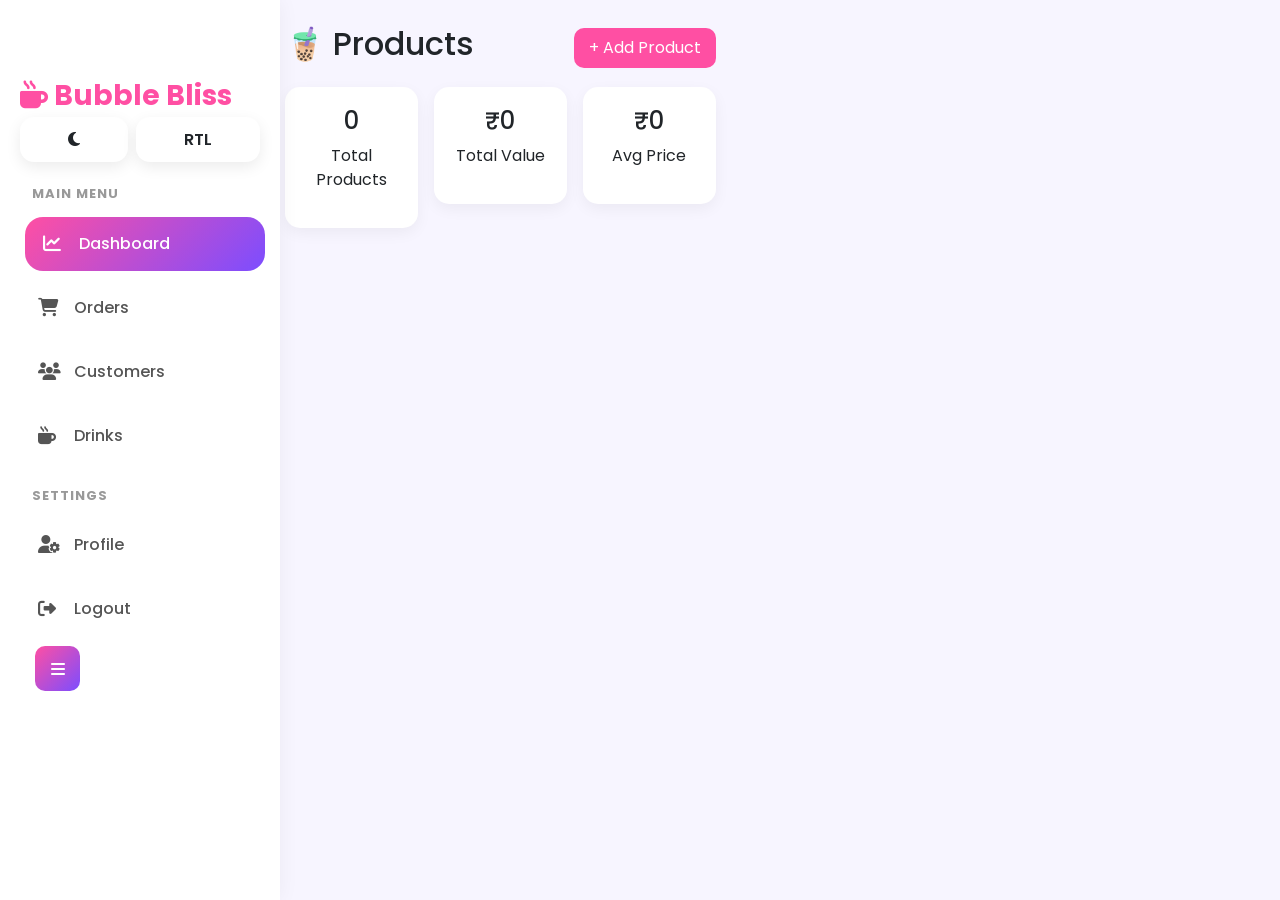
<file: pages/product.html>
<!DOCTYPE html>
<html lang="en" data-bs-theme="light">

<head>

    <meta charset="UTF-8">
    <meta name="viewport" content="width=device-width, initial-scale=1.0">

    <title>Bubble Bliss Product</title>

    <!-- Bootstrap -->

    <link href="https://cdn.jsdelivr.net/npm/bootstrap@5.3.3/dist/css/bootstrap.min.css" rel="stylesheet">

    <!-- Font Awesome -->

    <link rel="stylesheet"
        href="https://cdnjs.cloudflare.com/ajax/libs/font-awesome/6.5.2/css/all.min.css">

    <!-- Google Fonts -->

    <link href="https://fonts.googleapis.com/css2?family=Poppins:wght@300;400;500;600;700;800&display=swap"
        rel="stylesheet">
        <link rel="stylesheet" href="/assets/css/side.css">
<link rel="icon" type="image/x-icon" href="/assets/favicons/latte-art.png">
    <style>

        








       /* =========================================
   SIDEBAR MINIMIZE
========================================= */

.sidebar.minimized{

    width:90px;

}

/* HIDE TEXT */

.sidebar.minimized .logo,
.sidebar.minimized .menu-title,
.sidebar.minimized .sidebar-menu span{

    display:none;

}

/* CENTER ICONS */

.sidebar.minimized .sidebar-menu a{

    justify-content:center;

}

/* MAIN CONTENT EXPAND */

.main-content.expanded{

    margin-left:90px;
    width:calc(100% - 90px);

}

        *{
            font-family:'Poppins',sans-serif;
        }

        body{
            margin:0;
            background:#f5f7fb;
            overflow-x:hidden;
            transition:0.3s;
        }

        .app{
            display:flex;
            min-height:100vh;
        }



/* DARK MODE */

[data-bs-theme="dark"] .menu-title{
    color: #aaa;
}

[data-bs-theme="dark"] .sidebar-menu a{
    color: #ddd;
}

        *{
            margin: 0;
            padding: 0;
            box-sizing: border-box;
            font-family: 'Poppins', sans-serif;
        }

        body{
            background: #f7f5ff;
            overflow-x: hidden;
        }

        :root{
            --primary:#ff4fa3;
            --secondary:#7c4dff;
            --dark:#1f1f1f;
            --light:#ffffff;
        }

        /* =========================================
           SIDEBAR
        ========================================= */

        

        

    


       

    
        /* =========================================
           MAIN CONTENT
        ========================================= */

        .main-content{
            margin-left: 280px;
            padding: 30px;
        }

        /* =========================================
           TOPBAR
        ========================================= */

        .topbar{
            background: #fff;
            padding: 18px 25px;
            border-radius: 25px;
            display: flex;
            justify-content: space-between;
            align-items: center;
            margin-bottom: 30px;
            box-shadow: 0 10px 30px rgba(0,0,0,.05);
        }

        .search-box{
            width: 350px;
            position: relative;
        }

        .search-box input{
            width: 100%;
            height: 52px;
            border: none;
            background: #f4f4f4;
            border-radius: 50px;
            padding: 0 50px 0 20px;
            outline: none;
        }

        .search-box i{
            position: absolute;
            right: 18px;
            top: 18px;
            color: #777;
        }

        .admin-box{
            display: flex;
            align-items: center;
            gap: 15px;
        }

        .admin-box img{
            width: 55px;
            height: 55px;
            border-radius: 50%;
            object-fit: cover;
        }

        /* =========================================
           HERO SECTION
        ========================================= */

        .hero-dashboard{
            background: linear-gradient(135deg,#ff69b4,#7c4dff);
            padding: 50px;
            border-radius: 35px;
            position: relative;
            overflow: hidden;
            color: #fff;
            margin-bottom: 30px;
        }

        .hero-dashboard::before{
            content: '';
            position: absolute;
            width: 300px;
            height: 300px;
            background: rgba(255,255,255,.08);
            border-radius: 50%;
            top: -120px;
            right: -120px;
        }

        .hero-badge{
            background: rgba(255,255,255,.15);
            padding: 12px 24px;
            border-radius: 50px;
            font-weight: 600;
            backdrop-filter: blur(10px);
        }

        .hero-title{
            font-size: 3.2rem;
            font-weight: 800;
            margin-top: 25px;
            line-height: 1.2;
        }

        .hero-title span{
            color: #ffe082;
        }

        .hero-subtitle{
            margin-top: 15px;
            font-size: 16px;
            line-height: 1.8;
            max-width: 650px;
            color: rgba(255,255,255,.9);
        }

        .hero-buttons{
            display: flex;
            gap: 15px;
            margin-top: 30px;
            flex-wrap: wrap;
        }

        .hero-btn-primary{
            background: #fff;
            color: #7c4dff;
            border: none;
            border-radius: 50px;
            padding: 14px 30px;
            font-weight: 600;
            transition: .3s;
        }

        .hero-btn-outline{
            border: 2px solid rgba(255,255,255,.4);
            color: #fff;
            border-radius: 50px;
            padding: 14px 30px;
            font-weight: 600;
        }

        .hero-dashboard img{
            max-height: 320px;
            border-radius: 30px;
            box-shadow: 0 20px 40px rgba(0,0,0,.2);
        }

        /* =========================================
           DASHBOARD CARDS
        ========================================= */

        .dashboard-card{
            background: #fff;
            border-radius: 28px;
            padding: 30px;
            box-shadow: 0 10px 30px rgba(0,0,0,.05);
            transition: .4s;
            height: 100%;
        }

        .dashboard-card:hover{
            transform: translateY(-8px);
        }

        .icon-box{
            width: 75px;
            height: 75px;
            border-radius: 22px;
            display: flex;
            align-items: center;
            justify-content: center;
            color: #fff;
            font-size: 30px;
            margin-bottom: 20px;
        }

        .pink{
            background: linear-gradient(135deg,#ff4fa3,#ff8cc7);
        }

        .purple{
            background: linear-gradient(135deg,#7c4dff,#aa8cff);
        }

        .orange{
            background: linear-gradient(135deg,#ff9800,#ffc46b);
        }

        .blue{
            background: linear-gradient(135deg,#29b6f6,#74d8ff);
        }

        /* =========================================
           CHART
        ========================================= */

        .chart-box{
            background: #fff;
            border-radius: 30px;
            padding: 30px;
            margin-top: 30px;
            box-shadow: 0 10px 30px rgba(0,0,0,.05);
        }

        .chart-placeholder{
            height: 300px;
            border-radius: 25px;
            background: linear-gradient(180deg,
                    rgba(255,79,163,.2),
                    rgba(124,77,255,.05));
            overflow: hidden;
            position: relative;
        }

        .chart-line{
            width: 100%;
            height: 100%;
            position: absolute;
        }

        /* =========================================
           TABLE
        ========================================= */

        .order-table{
            background: #fff;
            border-radius: 30px;
            padding: 30px;
            margin-top: 30px;
            box-shadow: 0 10px 30px rgba(0,0,0,.05);
        }

        table{
            width: 100%;
        }

        table tr{
            border-bottom: 1px solid #eee;
        }

        table td{
            padding: 18px 0;
        }

        .status{
            padding: 8px 18px;
            border-radius: 50px;
            font-size: 13px;
            font-weight: 600;
        }

        .completed{
            background: #d4f8e8;
            color: #00a651;
        }

        .pending{
            background: #ffe0ea;
            color: #ff4fa3;
        }

        /* =========================================
           TOP DRINKS
        ========================================= */

        .drink-item{
            display: flex;
            justify-content: space-between;
            align-items: center;
            border-bottom: 1px solid #eee;
            padding-bottom: 20px;
            margin-bottom: 20px;
        }

        .drink-item img{
            width: 70px;
            height: 70px;
            border-radius: 20px;
            object-fit: cover;
        }

        /* =========================================
           REVIEWS
        ========================================= */

        .review-item{
            border-bottom: 1px solid #eee;
            padding-bottom: 20px;
            margin-bottom: 20px;
        }

        .review-user{
            width: 60px;
            height: 60px;
            border-radius: 50%;
            object-fit: cover;
        }

        /* =========================================
           DARK MODE
        ========================================= */

        [data-bs-theme="dark"] body{
            background: #121212;
        }

        [data-bs-theme="dark"] .sidebar,
        [data-bs-theme="dark"] .topbar,
        [data-bs-theme="dark"] .dashboard-card,
        [data-bs-theme="dark"] .chart-box,
        [data-bs-theme="dark"] .order-table{
            background: #1f1f1f;
            color: #fff;
        }

        [data-bs-theme="dark"] .search-box input{
            background: #2b2b2b;
            color: #fff;
        }

        [data-bs-theme="dark"] .sidebar-menu a{
            color: #ddd;
        }

        [data-bs-theme="dark"] table tr,
        [data-bs-theme="dark"] .drink-item,
        [data-bs-theme="dark"] .review-item{
            border-color: #333;
        }

        [data-bs-theme="dark"] .text-muted{
            color: #cfcfcf !important;
        }

        /* =========================================
           RESPONSIVE
        ========================================= */

        @media(max-width:991px){

            .sidebar{
                width: 100%;
                height: auto;
                position: relative;
            }

            .main-content{
                margin-left: 0;
            }

            .topbar{
                flex-direction: column;
                gap: 20px;
            }

            .search-box{
                width: 100%;
            }

            .hero-title{
                font-size: 2.3rem;
            }

        }


        /* =========================================
   SIDEBAR MENU SECTION
========================================= */

.menu-section{
    margin-bottom: 25px;
}

.menu-title{
    font-size: 13px;
    font-weight: 700;
    color: #999;
    margin-bottom: 15px;
    padding-left: 12px;
    letter-spacing: 1px;
}

.sidebar-menu{
    list-style: none;
    padding: 0;
    margin: 0;
}

.sidebar-menu li{
    margin-bottom: 10px;
}

.sidebar-menu a{
    text-decoration: none;
    color: #555;
    display: flex;
    align-items: center;
    gap: 14px;
    padding: 15px 18px;
    border-radius: 18px;
    transition: .3s;
    font-weight: 500;
}

.sidebar-menu a:hover,
.sidebar-menu .active{
    background: linear-gradient(135deg,#ff4fa3,#7c4dff);
    color: #fff;
    transform: translateX(5px);
}

.sidebar-menu i{
    font-size: 18px;
    width: 22px;
}

/* DARK MODE */

[data-bs-theme="dark"] .menu-title{
    color: #aaa;
}

[data-bs-theme="dark"] .sidebar-menu a{
    color: #ddd;
}
    </style>
    


<style>

/* ===== BASE ===== */
body{
    margin:0;
    font-family:Arial;
    background:#f7f5ff;
}


.menu a{
    display:block;
    padding:10px;
    margin-bottom:8px;
    text-decoration:none;
    color:#333;
    border-radius:10px;
}

.menu a:hover{
    background:#ff4fa3;
    color:#fff;
}

/* ===== MAIN ===== */
.main{
    margin-left:260px;
    padding:25px;
}

/* ===== CARDS ===== */
.stat-card{
    background:#fff;
    padding:20px;
    border-radius:15px;
    box-shadow:0 5px 15px rgba(0,0,0,0.05);
    text-align:center;
}

.product-card{
    background:#fff;
    border-radius:18px;
    padding:18px;
    box-shadow:0 5px 20px rgba(0,0,0,0.06);
    transition:.3s;
}

.product-card:hover{
    transform:translateY(-5px);
}

/* BUTTON */
.btn-pink{
    background:#ff4fa3;
    color:#fff;
    border:none;
    padding:8px 15px;
    border-radius:10px;
}

/* MODAL */
.modal-box{
    display:none;
    position:fixed;
    top:0;
    left:0;
    width:100%;
    height:100%;
    background:rgba(0,0,0,0.5);
}

.modal-content{
    width:350px;
    margin:120px auto;
    background:#fff;
    padding:20px;
    border-radius:15px;
}

.modal-content input{
    width:100%;
    margin-bottom:10px;
    padding:8px;
}

</style>

</head>

<body>

<div class="app">

    <!-- SIDEBAR -->

    <div class="sidebar show"
         id="sidebar">

    <div class="logo">
         <i class="fa-solid fa-mug-hot brand-icon"></i>

            <span>Bubble Bliss</span>
    </div>
     <!-- ACTION BUTTONS -->

        <div class="d-flex gap-2 mb-4">

            <button class="btn nav-action-btn flex-fill"
                    id="themeToggle">

                <i class="fa-solid fa-moon"></i>

            </button>

            <button class="btn nav-action-btn flex-fill"
                    id="rtlToggle">

                RTL

            </button>

        </div>

    <!-- MENU SECTION -->

    <div class="menu-section">

        <h6 class="menu-title">
            MAIN MENU
        </h6>

        <ul class="sidebar-menu">

            <li>
                <a href="dashboard.html" class="active">

                    <i class="fa-solid fa-chart-line"></i>

                    <span>
                        Dashboard
                    </span>

                </a>
            </li>

            <li>
                <a href="order.html">

                    <i class="fa-solid fa-cart-shopping"></i>

                    <span>
                        Orders
                    </span>

                </a>
            </li>

            <li>
                <a href="customer.html">

                    <i class="fa-solid fa-users"></i>

                    <span>
                        Customers
                    </span>

                </a>
            </li>

            <li>
                <a href="#">

                    <i class="fa-solid fa-mug-hot"></i>

                    <span>
                        Drinks
                    </span>

                </a>
            </li>

        </ul>

    </div>


   


    <!-- SETTINGS SECTION -->

    <div class="menu-section mt-4">

        <h6 class="menu-title">
            SETTINGS
        </h6>

        <ul class="sidebar-menu">

            <li>
                <a href="profile.html">

                    <i class="fa-solid fa-user-gear"></i>

                    <span>
                        Profile
                    </span>

                </a>
            </li>

          
            <li>
                <a href="login.html">

                    <i class="fa-solid fa-right-from-bracket"></i>

                    <span>
                        Logout
                    </span>

                </a>
            </li>

        </ul>

        <button class="toggle-btn" onclick="toggleSidebar()">
                    <i class="fa-solid fa-bars"></i>
                </button>

    </div>

</div>

<!-- MAIN -->
<div class="main">

<!-- HEADER -->
<div class="d-flex justify-content-between align-items-center mb-3">

    <h2>🧋 Products</h2>

    <button class="btn-pink" onclick="openModal()">+ Add Product</button>

</div>

<!-- STATS -->
<div class="row g-3 mb-4">

    <div class="col-md-4">
        <div class="stat-card">
            <h4 id="totalProducts">0</h4>
            <p>Total Products</p>
        </div>
    </div>

    <div class="col-md-4">
        <div class="stat-card">
            <h4 id="totalValue">₹0</h4>
            <p>Total Value</p>
        </div>
    </div>

    <div class="col-md-4">
        <div class="stat-card">
            <h4 id="avgPrice">₹0</h4>
            <p>Avg Price</p>
        </div>
    </div>

</div>


<!-- PRODUCTS GRID -->
<div class="row" id="productList"></div>

</div>

<!-- ADD MODAL -->
<div class="modal-box" id="modal">

    <div class="modal-content">

        <h5>Add Product</h5>

        <input id="name" placeholder="Product Name">
        <input id="price" type="number" placeholder="Price">

        <button class="btn-pink w-100" onclick="addProduct()">Save</button>
        <button class="btn btn-secondary w-100 mt-2" onclick="closeModal()">Close</button>

    </div>

</div>
</div>

<script>

/* ===== LOAD ===== */
let products = JSON.parse(localStorage.getItem("products")) || [];

/* ===== SAVE ===== */
function save(){
    localStorage.setItem("products", JSON.stringify(products));
}

/* ===== MODAL ===== */
function openModal(){
    document.getElementById("modal").style.display="block";
}

function closeModal(){
    document.getElementById("modal").style.display="none";
}

/* ===== ADD PRODUCT ===== */
function addProduct(){

    let name = document.getElementById("name").value;
    let price = Number(document.getElementById("price").value);

    if(name && price){

        products.push({
            name,
            price
        });

        save();
        render();
        closeModal();
    }
}

/* ===== DELETE ===== */
function deleteProduct(i){
    products.splice(i,1);
    save();
    render();
}

/* ===== RENDER ===== */
function render(){

    let box = document.getElementById("productList");
    box.innerHTML = "";

    let totalValue = 0;

    products.forEach((p,i)=>{
        totalValue += p.price;

        box.innerHTML += `
        <div class="col-md-4 mb-3">

            <div class="product-card">

                <h5>${p.name}</h5>
                <p>₹${p.price}</p>

                <button class="btn btn-danger btn-sm" onclick="deleteProduct(${i})">
                    Delete
                </button>

            </div>

        </div>
        `;
    });

    document.getElementById("totalProducts").innerText = products.length;
    document.getElementById("totalValue").innerText = "₹" + totalValue;
    document.getElementById("avgPrice").innerText =
        products.length ? "₹" + Math.round(totalValue/products.length) : "₹0";
}

render();

</script>
<script src="/assets/js/side.js"></script>

</body>
</html>
</file>
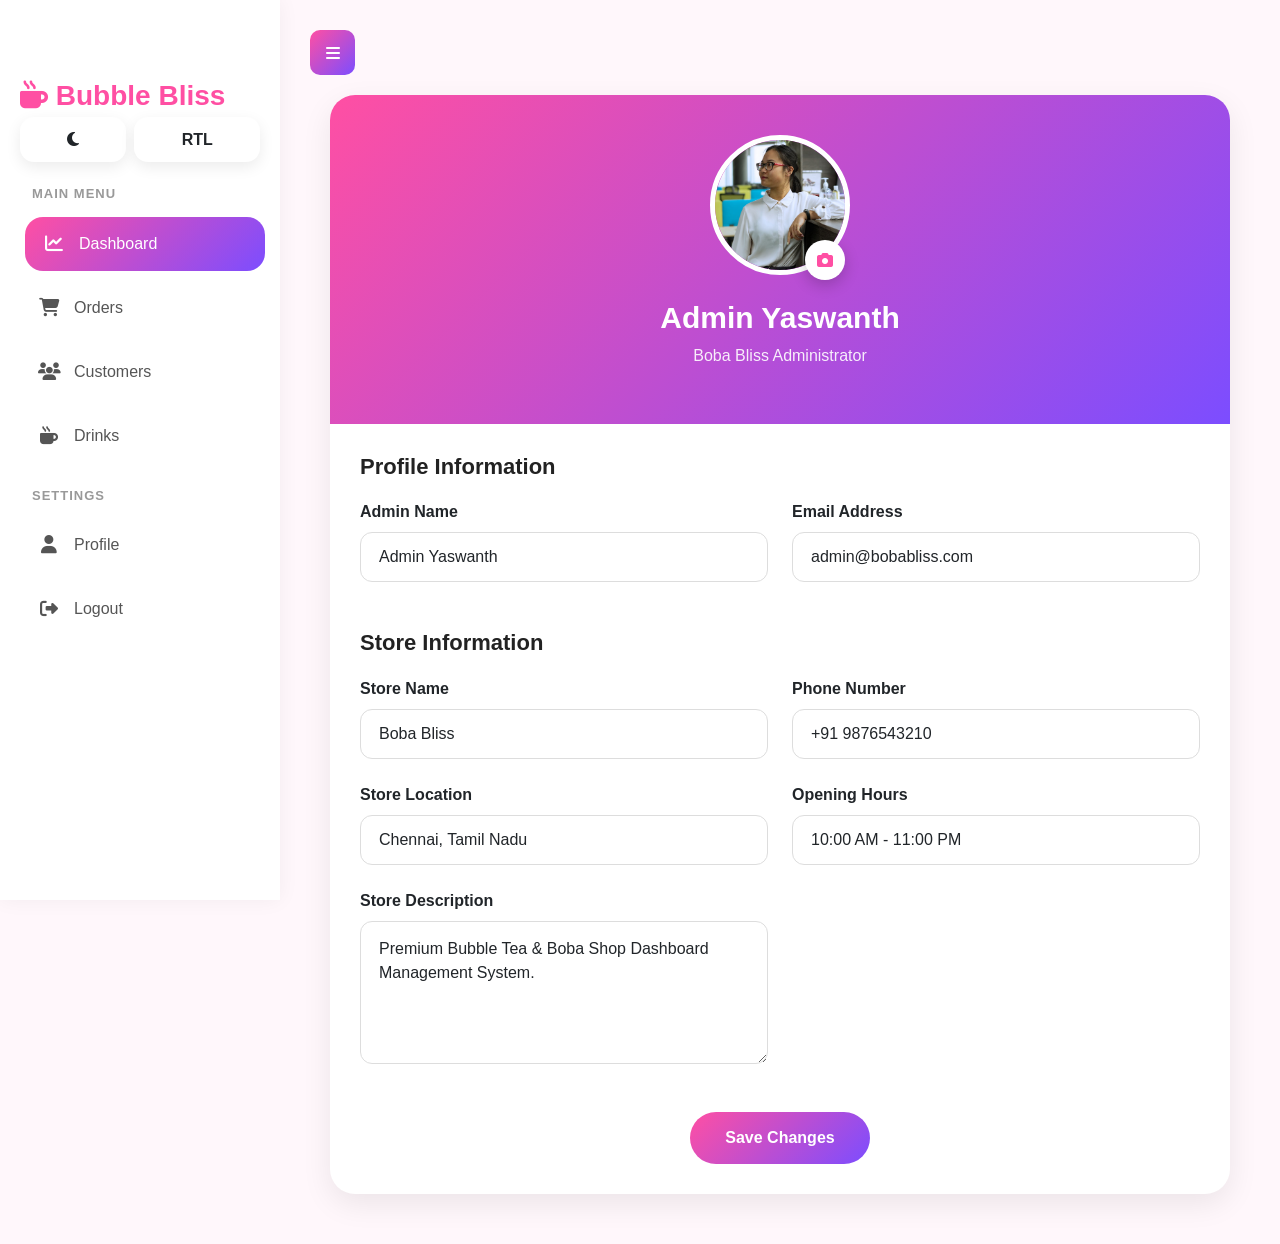
<file: pages/profile.html>
<!DOCTYPE html>
<html lang="en" data-bs-theme="light">

<head>

    <meta charset="UTF-8">
    <meta name="viewport" content="width=device-width, initial-scale=1.0">

    <title>Bubble Bliss Profile</title>

    <!-- Bootstrap -->

    <link href="https://cdn.jsdelivr.net/npm/bootstrap@5.3.3/dist/css/bootstrap.min.css" rel="stylesheet">

    <!-- Font Awesome -->

    <link rel="stylesheet"
        href="https://cdnjs.cloudflare.com/ajax/libs/font-awesome/6.5.2/css/all.min.css">

    <!-- Google Font -->

    
        <link rel="stylesheet" href="/assets/css/side.css">
<link rel="icon" type="image/x-icon" href="/assets/favicons/latte-art.png">
    <style>

        /* ================= MOBILE SIDEBAR FIX ================= */


       /* =========================================
   SIDEBAR MINIMIZE
========================================= */

.sidebar.minimized{

    width:90px;

}

/* HIDE TEXT */

.sidebar.minimized .logo,
.sidebar.minimized .menu-title,
.sidebar.minimized .sidebar-menu span{

    display:none;

}

/* CENTER ICONS */

.sidebar.minimized .sidebar-menu a{

    justify-content:center;

}

/* MAIN CONTENT EXPAND */

.main-content.expanded{

    margin-left:90px;
    width:calc(100% - 90px);

}

        *{
            font-family:'Poppins',sans-serif;
        }

        body{
            margin:0;
            background:#f5f7fb;
            overflow-x:hidden;
            transition:0.3s;
        }

        .app{
            display:flex;
            min-height:100vh;
        }

@media (max-width: 991px) {

    .sidebar {
        position: fixed;
        left: -280px;
        top: 0;
        height: 100vh;
        width: 280px;
        transition: 0.3s ease;
        z-index: 9999;
    }

    .sidebar.show {
        left: 0;
    }

    .main-content {
        margin-left: 0 !important;
        width: 100% !important;
    }

    /* floating toggle button visible on mobile */
    .toggle-btn {
        position: fixed;
        top: 15px;
        left: 15px;
        z-index: 10000;
    }
}

        /* ================= DARK MODE FIX ================= */

[data-bs-theme="dark"] body {
    background: #121212 !important;
}

/* Card */
[data-bs-theme="dark"] .profile-card {
    background: #1f1f1f !important;
    color: #fff !important;
}

/* Body section */
[data-bs-theme="dark"] .profile-body {
    background: #1f1f1f !important;
    color: #fff !important;
}

/* Section titles */
[data-bs-theme="dark"] .section-title {
    color: #fff !important;
}

/* Inputs */
[data-bs-theme="dark"] .form-control {
    background: #2b2b2b !important;
    color: #fff !important;
    border: 1px solid #444 !important;
}

/* Sidebar text */
[data-bs-theme="dark"] .sidebar {
    background: #1f1f1f !important;
}

[data-bs-theme="dark"] .sidebar-menu a {
    color: #ddd !important;
}

/* Profile name text */
[data-bs-theme="dark"] .profile-name,
[data-bs-theme="dark"] .profile-role {
    color: #fff !important;
}

        *{
            font-family:'Poppins',sans-serif;
        }

        body{
            background:#f5f7fb;
            margin:0;
            overflow-x:hidden;
        }

        .app{
            display:flex;
            min-height:100vh;
        }

        /* SIDEBAR */

      

        .sidebar.show{
            left:0;
        }

       
        .menu-title{
            font-size:12px;
            color:#999;
            margin-bottom:15px;
            font-weight:600;
        }

        .sidebar-menu{
            list-style:none;
            padding:0;
            margin:0;
        }

        .sidebar-menu li{
            margin-bottom:10px;
        }

        .sidebar-menu a{
            display:flex;
            align-items:center;
            gap:12px;
            padding:14px 16px;
            border-radius:14px;
            text-decoration:none;
            color:#444;
            transition:0.3s;
            font-weight:500;
        }

        .sidebar-menu a:hover,
        .sidebar-menu a.active{
            background:linear-gradient(135deg,#ff4fa3,#7c4dff);
            color:#fff;
        }

      

        /* MAIN */

     
        /* PROFILE */

        .profile-card{
            background:#fff;
            border-radius:30px;
            overflow:hidden;
            margin:20px;
            box-shadow:0 10px 30px rgba(0,0,0,0.08);
        }

        .profile-top{
            background:linear-gradient(135deg,#ff4fa3,#7c4dff);
            padding:50px 20px;
            text-align:center;
            color:#fff;
            position:relative;
        }

        .profile-img-box{
            width:150px;
            height:150px;
            margin:auto;
            position:relative;
        }

        .profile-img{
            width:100%;
            height:100%;
            object-fit:cover;
            border-radius:50%;
            border:6px solid #fff;
        }

        .camera-btn{
            position:absolute;
            bottom:5px;
            right:5px;
            width:42px;
            height:42px;
            border-radius:50%;
            border:none;
            background:#000000;
            color:#7c4dff;
            box-shadow:0 5px 15px rgba(0,0,0,0.2);
            cursor:pointer;
        }

        .profile-name{
            font-size:30px;
            font-weight:700;
            margin-top:20px;
        }

        .profile-role{
            opacity:0.9;
        }

        .profile-body{
            padding:40px;
        }

        .section-title{
            font-size:22px;
            font-weight:700;
            margin-bottom:25px;
            color:#222;
        }

        .form-control{
            height:55px;
            border-radius:15px;
            border:1px solid #ddd;
            padding-left:18px;
        }

        textarea.form-control{
            height:auto;
            padding-top:15px;
        }

        .form-control:focus{
            box-shadow:none;
            border-color:#7c4dff;
        }

        .save-btn{
            background:linear-gradient(135deg,#ff4fa3,#7c4dff);
            border:none;
            color:#fff;
            padding:14px 35px;
            border-radius:50px;
            font-weight:600;
            transition:0.3s;
        }

        .save-btn:hover{
            transform:translateY(-3px);
        }

        @media(max-width:991px){

            .sidebar{
                left:-280px;
            }

            .sidebar.show{
                left:0;
            }

            .main-content{
                margin-left:0;
                width:100%;
            }

        }

        @media(max-width:768px){

            .profile-body{
                padding:25px;
            }

            .profile-name{
                font-size:24px;
            }

        }

    </style>

    <style>
       /* =========================================
   SIDEBAR MINIMIZE
========================================= */

.sidebar.minimized{

    width:90px;

}

/* HIDE TEXT */

.sidebar.minimized .logo,
.sidebar.minimized .menu-title,
.sidebar.minimized .sidebar-menu span{

    display:none;

}

/* CENTER ICONS */

.sidebar.minimized .sidebar-menu a{

    justify-content:center;

}

/* MAIN CONTENT EXPAND */

.main-content.expanded{

    margin-left:90px;
    width:calc(100% - 90px);

}

        *{
            font-family:'Poppins',sans-serif;
        }

        body{
            margin:0;
            background:#f5f7fb;
            overflow-x:hidden;
            transition:0.3s;
        }

        .app{
            display:flex;
            min-height:100vh;
        }
        /* ORDER SECTION */

.sidebar-section{
    margin-top: 25px;
}

/* MENU TITLE */

.menu-title{
    font-size: 13px;
    font-weight: 700;
    color: #999;
    margin-bottom: 15px;
    padding-left: 15px;
    letter-spacing: 1px;
    text-transform: uppercase;
}

/* SIDEBAR MENU */

.sidebar-menu{
    list-style: none;
    padding: 0;
    margin: 0;
}

.sidebar-menu li{
    margin-bottom: 10px;
}

.sidebar-menu a{
    text-decoration: none;
    color: #555;
    display: flex;
    align-items: center;
    gap: 15px;
    padding: 14px 18px;
    border-radius: 18px;
    transition: .3s;
    font-weight: 500;
}

/* HOVER */

.sidebar-menu a:hover,
.sidebar-menu .active{
    background: linear-gradient(135deg,#ff4fa3,#7c4dff);
    color: #fff;
    transform: translateX(5px);
}

/* ICON */

.sidebar-menu i{
    width: 22px;
    text-align: center;
    font-size: 16px;
}

/* DARK MODE */

[data-bs-theme="dark"] .menu-title{
    color: #aaa;
}

[data-bs-theme="dark"] .sidebar-menu a{
    color: #ddd;
}

        *{
            margin: 0;
            padding: 0;
            box-sizing: border-box;
            font-family: 'Poppins', sans-serif;
        }

        body{
            background: #f7f5ff;
            overflow-x: hidden;
        }

        :root{
            --primary:#ff4fa3;
            --secondary:#7c4dff;
            --dark:#1f1f1f;
            --light:#ffffff;
        }

        /* =========================================
           SIDEBAR
        ========================================= */

    

      
        .sidebar-menu{
            list-style: none;
            padding: 0;
        }

        .sidebar-menu li{
            margin-bottom: 12px;
        }

        .sidebar-menu a{
            text-decoration: none;
            color: #555;
            display: flex;
            align-items: center;
            gap: 15px;
            padding: 15px 18px;
            border-radius: 18px;
            transition: .3s;
            font-weight: 500;
        }

        .sidebar-menu a:hover,
        .sidebar-menu .active{
            background: linear-gradient(135deg,var(--primary),var(--secondary));
            color: #fff;
        }

        /* =========================================
           MAIN CONTENT
        ========================================= */

      

        /* =========================================
           TOPBAR
        ========================================= */

        .topbar{
            background: #fff;
            padding: 18px 25px;
            border-radius: 25px;
            display: flex;
            justify-content: space-between;
            align-items: center;
            margin-bottom: 30px;
            box-shadow: 0 10px 30px rgba(0,0,0,.05);
        }

        .search-box{
            width: 350px;
            position: relative;
        }

        .search-box input{
            width: 100%;
            height: 52px;
            border: none;
            background: #f4f4f4;
            border-radius: 50px;
            padding: 0 50px 0 20px;
            outline: none;
        }

        .search-box i{
            position: absolute;
            right: 18px;
            top: 18px;
            color: #777;
        }

        .admin-box{
            display: flex;
            align-items: center;
            gap: 15px;
        }

        .admin-box img{
            width: 55px;
            height: 55px;
            border-radius: 50%;
            object-fit: cover;
        }

        /* =========================================
           HERO SECTION
        ========================================= */

        .hero-dashboard{
            background: linear-gradient(135deg,#ff69b4,#7c4dff);
            padding: 50px;
            border-radius: 35px;
            position: relative;
            overflow: hidden;
            color: #fff;
            margin-bottom: 30px;
        }

        .hero-dashboard::before{
            content: '';
            position: absolute;
            width: 300px;
            height: 300px;
            background: rgba(255,255,255,.08);
            border-radius: 50%;
            top: -120px;
            right: -120px;
        }

        .hero-badge{
            background: rgba(255,255,255,.15);
            padding: 12px 24px;
            border-radius: 50px;
            font-weight: 600;
            backdrop-filter: blur(10px);
        }

        .hero-title{
            font-size: 3.2rem;
            font-weight: 800;
            margin-top: 25px;
            line-height: 1.2;
        }

        .hero-title span{
            color: #ffe082;
        }

        .hero-subtitle{
            margin-top: 15px;
            font-size: 16px;
            line-height: 1.8;
            max-width: 650px;
            color: rgba(255,255,255,.9);
        }

        .hero-buttons{
            display: flex;
            gap: 15px;
            margin-top: 30px;
            flex-wrap: wrap;
        }

        .hero-btn-primary{
            background: #fff;
            color: #7c4dff;
            border: none;
            border-radius: 50px;
            padding: 14px 30px;
            font-weight: 600;
            transition: .3s;
        }

        .hero-btn-outline{
            border: 2px solid rgba(255,255,255,.4);
            color: #fff;
            border-radius: 50px;
            padding: 14px 30px;
            font-weight: 600;
        }

        .hero-dashboard img{
            max-height: 320px;
            border-radius: 30px;
            box-shadow: 0 20px 40px rgba(0,0,0,.2);
        }

        /* =========================================
           DASHBOARD CARDS
        ========================================= */

        .dashboard-card{
            background: #fff;
            border-radius: 28px;
            padding: 30px;
            box-shadow: 0 10px 30px rgba(0,0,0,.05);
            transition: .4s;
            height: 100%;
        }

        .dashboard-card:hover{
            transform: translateY(-8px);
        }

        .icon-box{
            width: 75px;
            height: 75px;
            border-radius: 22px;
            display: flex;
            align-items: center;
            justify-content: center;
            color: #fff;
            font-size: 30px;
            margin-bottom: 20px;
        }

        .pink{
            background: linear-gradient(135deg,#ff4fa3,#ff8cc7);
        }

        .purple{
            background: linear-gradient(135deg,#7c4dff,#aa8cff);
        }

        .orange{
            background: linear-gradient(135deg,#ff9800,#ffc46b);
        }

        .blue{
            background: linear-gradient(135deg,#29b6f6,#74d8ff);
        }

        /* =========================================
           CHART
        ========================================= */

        .chart-box{
            background: #fff;
            border-radius: 30px;
            padding: 30px;
            margin-top: 30px;
            box-shadow: 0 10px 30px rgba(0,0,0,.05);
        }

        .chart-placeholder{
            height: 300px;
            border-radius: 25px;
            background: linear-gradient(180deg,
                    rgba(255,79,163,.2),
                    rgba(124,77,255,.05));
            overflow: hidden;
            position: relative;
        }

        .chart-line{
            width: 100%;
            height: 100%;
            position: absolute;
        }

        /* =========================================
           TABLE
        ========================================= */

        .order-table{
            background: #fff;
            border-radius: 30px;
            padding: 30px;
            margin-top: 30px;
            box-shadow: 0 10px 30px rgba(0,0,0,.05);
        }

        table{
            width: 100%;
        }

        table tr{
            border-bottom: 1px solid #eee;
        }

        table td{
            padding: 18px 0;
        }

        .status{
            padding: 8px 18px;
            border-radius: 50px;
            font-size: 13px;
            font-weight: 600;
        }

        .completed{
            background: #d4f8e8;
            color: #00a651;
        }

        .pending{
            background: #ffe0ea;
            color: #ff4fa3;
        }

        /* =========================================
           TOP DRINKS
        ========================================= */

        .drink-item{
            display: flex;
            justify-content: space-between;
            align-items: center;
            border-bottom: 1px solid #eee;
            padding-bottom: 20px;
            margin-bottom: 20px;
        }

        .drink-item img{
            width: 70px;
            height: 70px;
            border-radius: 20px;
            object-fit: cover;
        }

        /* =========================================
           REVIEWS
        ========================================= */

        .review-item{
            border-bottom: 1px solid #eee;
            padding-bottom: 20px;
            margin-bottom: 20px;
        }

        .review-user{
            width: 60px;
            height: 60px;
            border-radius: 50%;
            object-fit: cover;
        }

        /* =========================================
           DARK MODE
        ========================================= */

        [data-bs-theme="dark"] body{
            background: #121212;
        }

        [data-bs-theme="dark"] .sidebar,
        [data-bs-theme="dark"] .topbar,
        [data-bs-theme="dark"] .dashboard-card,
        [data-bs-theme="dark"] .chart-box,
        [data-bs-theme="dark"] .order-table{
            background: #1f1f1f;
            color: #fff;
        }

        [data-bs-theme="dark"] .search-box input{
            background: #2b2b2b;
            color: #fff;
        }

        [data-bs-theme="dark"] .sidebar-menu a{
            color: #ddd;
        }

        [data-bs-theme="dark"] table tr,
        [data-bs-theme="dark"] .drink-item,
        [data-bs-theme="dark"] .review-item{
            border-color: #333;
        }

        [data-bs-theme="dark"] .text-muted{
            color: #cfcfcf !important;
        }

        /* =========================================
           RESPONSIVE
        ========================================= */

        @media(max-width:991px){

            .sidebar{
                width: 100%;
                height: auto;
                position: relative;
            }

            .main-content{
                margin-left: 0;
            }

            .topbar{
                flex-direction: column;
                gap: 20px;
            }

            .search-box{
                width: 100%;
            }

            .hero-title{
                font-size: 2.3rem;
            }

        }
        @media (max-width: 991px) {
    /* Hide the sidebar off-screen by default */
    .sidebar {
        position: fixed;
        left: -280px; 
        width: 280px;
        transition: 0.3s ease-in-out;
        z-index: 9999;
    }

    /* When the .show class is added via JS, slide it in */
    .sidebar.show {
        left: 0;
    }

    /* Ensure main content takes full width without margins */
    .main-content {
        margin-left: 0 !important;
        width: 100% !important;
    }
}


        /* =========================================
   SIDEBAR MENU SECTION
========================================= */

.menu-section{
    margin-bottom: 25px;
}

.menu-title{
    font-size: 13px;
    font-weight: 700;
    color: #999;
    margin-bottom: 15px;
    padding-left: 12px;
    letter-spacing: 1px;
}

.sidebar-menu{
    list-style: none;
    padding: 0;
    margin: 0;
}

.sidebar-menu li{
    margin-bottom: 10px;
}

.sidebar-menu a{
    text-decoration: none;
    color: #555;
    display: flex;
    align-items: center;
    gap: 14px;
    padding: 15px 18px;
    border-radius: 18px;
    transition: .3s;
    font-weight: 500;
}

.sidebar-menu a:hover,
.sidebar-menu .active{
    background: linear-gradient(135deg,#ff4fa3,#7c4dff);
    color: #fff;
    transform: translateX(5px);
}

.sidebar-menu i{
    font-size: 18px;
    width: 22px;
}

/* DARK MODE */

[data-bs-theme="dark"] .menu-title{
    color: #aaa;
}

[data-bs-theme="dark"] .sidebar-menu a{
    color: #ddd;
}
    





/* ================= GLOBAL ================= */
body{
    margin:0;
    font-family:Arial;
    background:#fff7fb;
}

/* ================= SIDEBAR ================= */
.menu-section{
    margin-bottom: 25px;
}

.menu-title{
    font-size: 13px;
    font-weight: 700;
    color: #999;
    margin-bottom: 15px;
    padding-left: 12px;
    letter-spacing: 1px;
}

.sidebar-menu{
    list-style: none;
    padding: 0;
    margin: 0;
}

.sidebar-menu li{
    margin-bottom: 10px;
}

.sidebar-menu a{
    text-decoration: none;
    color: #555;
    display: flex;
    align-items: center;
    gap: 14px;
    padding: 15px 18px;
    border-radius: 18px;
    transition: .3s;
    font-weight: 500;
}

.sidebar-menu a:hover,
.sidebar-menu .active{
    background: linear-gradient(135deg,#ff4fa3,#7c4dff);
    color: #fff;
    transform: translateX(5px);
}

.sidebar-menu i{
    font-size: 18px;
    width: 22px;
}

/* DARK MODE */

[data-bs-theme="dark"] .menu-title{
    color: #aaa;
}

[data-bs-theme="dark"] .sidebar-menu a{
    color: #ddd;
}

/* ================= APP WRAPPER ================= */


/* ================= HERO ================= */
.hero{
    display:flex;
    justify-content:space-between;
    align-items:center;
    padding:40px;
    margin:20px;
    border-radius:20px;
    background:linear-gradient(135deg,#ff4fa3,#7c4dff);
    color:white;
}

.hero-text h1{
    font-size:34px;
    font-weight:800;
}

.hero-text p{
    opacity:0.9;
}

.hero-text input{
    margin-top:15px;
    padding:12px;
    width:250px;
    border:none;
    border-radius:10px;
    outline:none;
}





/* ================= MENU ================= */
.content{
    padding:20px;
}

.menu-grid{
    display:grid;
    grid-template-columns:repeat(auto-fit,minmax(220px,1fr));
    gap:15px;
}

.card{
    background:#fff;
    padding:15px;
    border-radius:15px;
    box-shadow:0 5px 15px rgba(0,0,0,0.05);
}

.card img{
    width:100%;
    height:140px;
    object-fit:cover;
    border-radius:10px;
}

.btn-pink{
    background:#ff4fa3;
    color:white;
    width:100%;
    border:none;
    padding:10px;
    border-radius:10px;
    margin-top:10px;
    transition:0.3s ease;
    cursor:pointer;
}

.btn-pink:hover{
    background:#7c4dff;
    color:white;
    transform:translateY(-2px);
    box-shadow:0 8px 15px rgba(0,0,0,0.15);
}
/* ================= CART ================= */
.cart-btn{
    position:fixed;
    top:20px;
    right:20px;
    background:#ff69b4;
    border:none;
    padding:15px;
    border-radius:50%;
    color:white;
    font-size:18px;
}

.cart-box{
    display:none;
    position:fixed;
    top:0;
    left:0;
    width:100%;
    height:100%;
    background:rgba(0,0,0,0.5);
}

.cart-content{
    background:white;
    width:90%;
    max-width:420px;
    margin:80px auto;
    padding:20px;
    border-radius:15px;
}
/* =========================
   PROFILE PAGE
========================= */

.container-fluid{
    padding:10px;
}

.profile-card{
    max-width:1000px;
    margin:10px ;
    background:#fff;
    border-radius:25px;
    overflow:hidden;
    box-shadow:0 10px 30px rgba(0,0,0,.08);
}

.profile-top{
    text-align:center;
    padding:40px 20px;
    background:linear-gradient(135deg,#ff4fa3,#7c4dff);
    color:#fff;
}

.profile-img-box{
    position:relative;
    width:140px;
    margin:auto;
}

.profile-img{
    width:140px;
    height:140px;
    border-radius:50%;
    object-fit:cover;
    border:5px solid #fff;
}

.camera-btn{
    position:absolute;
    bottom:5px;
    right:5px;
    width:40px;
    height:40px;
    border-radius:50%;
    background:#fff;
    color:#ff4fa3;
    cursor:pointer;
}

.profile-name{
    margin-top:15px;
    font-weight:700;
}

.profile-role{
    opacity:.9;
}

.profile-body{
    padding:30px;
}

.section-title{
    margin-bottom:20px;
    font-weight:700;
}

.form-control{
    height:50px;
    border-radius:12px;
}

textarea.form-control{
    height:auto;
}

.save-btn{
    background:linear-gradient(135deg,#ff4fa3,#7c4dff);
    color:#fff;
    border:none;
    padding:14px 35px;
    border-radius:50px;
    font-weight:600;
    transition:.3s;
}

.save-btn:hover{
    transform:translateY(-3px);
}

/* =========================
   DARK MODE
========================= */

[data-bs-theme="dark"] .profile-card{
    background:#1f2937;
    color:#fff;
}

[data-bs-theme="dark"] .form-control{
    background:#111827;
    color:#fff;
    border:1px solid #374151;
}

[data-bs-theme="dark"] .form-control::placeholder{
    color:#9ca3af;
}

[data-bs-theme="dark"] textarea{
    color:#fff;
}

/* =========================
   MOBILE VIEW
========================= */

@media (max-width:768px){

    .container-fluid{
        padding:12px;
    }

    .profile-card{
        border-radius:20px;
    }

    .profile-top{
        padding:30px 15px;
    }

    .profile-img-box{
        width:100px;
    }

    .profile-img{
        width:100px;
        height:100px;
    }

    .camera-btn{
        width:35px;
        height:35px;
        font-size:14px;
    }

    .profile-name{
        font-size:22px;
    }

    .profile-role{
        font-size:14px;
    }

    .profile-body{
        padding:20px 15px;
    }

    .section-title{
        font-size:20px;
    }

    .save-btn{
        width:100%;
    }

    .toggle-btn{
        position:fixed;
        top:15px;
        left:15px;
        z-index:9999;
    }
}

/* =========================
   SMALL MOBILE
========================= */

@media (max-width:480px){

    .profile-name{
        font-size:20px;
    }

    .profile-role{
        font-size:13px;
    }

    .form-control{
        height:48px;
        font-size:14px;
    }

    textarea.form-control{
        min-height:120px;
    }

    .save-btn{
        padding:12px;
        font-size:15px;
    }
}
</style>

</head>

<body>

<!-- ================= SIDEBAR ================= -->
  
<div class="app">

    <!-- SIDEBAR -->

    <div class="sidebar show"
         id="sidebar">

        <div class="logo">
         <i class="fa-solid fa-mug-hot brand-icon"></i>

            <span>Bubble Bliss</span>
        </div>

        <!-- ACTION BUTTONS -->

        <div class="d-flex gap-2 mb-4">

            <button class="btn nav-action-btn flex-fill"
                    id="themeToggle">

                <i class="fa-solid fa-moon"></i>

            </button>

            <button class="btn nav-action-btn flex-fill"
                    id="rtlToggle">

                RTL

            </button>

        </div>

        <!-- MAIN MENU -->

        <div class="menu-section">

            <h6 class="menu-title">
                MAIN MENU
            </h6>

            <ul class="sidebar-menu">

                <li>
                    <a href="dashboard.html"
                       class="active">

                        <i class="fa-solid fa-chart-line"></i>

                        <span>
                            Dashboard
                        </span>

                    </a>
                </li>

                <li>
                    <a href="order.html">

                        <i class="fa-solid fa-cart-shopping"></i>

                        <span>
                            Orders
                        </span>

                    </a>
                </li>

                <li>
                    <a href="customer.html">

                        <i class="fa-solid fa-users"></i>

                        <span>
                            Customers
                        </span>

                    </a>
                </li>

                <li>
                    <a href="drinks.html">

                        <i class="fa-solid fa-mug-hot"></i>

                        <span>
                            Drinks
                        </span>

                    </a>
                </li>

            </ul>

        </div>

        <!-- SETTINGS -->

        <div class="menu-section mt-4">

            <h6 class="menu-title">
                SETTINGS
            </h6>

            <ul class="sidebar-menu">

                <li>
                    <a href="profile.html">

                        <i class="fa-solid fa-user"></i>

                        <span>
                            Profile
                        </span>

                    </a>
                </li>

               

                <li>
                    <a href="login.html">

                        <i class="fa-solid fa-right-from-bracket"></i>

                        <span>
                            Logout
                        </span>

                    </a>
                </li>

            </ul>

          

        </div>

    </div>

    <!-- MAIN CONTENT -->

    <div class="main-content">

        <button class="toggle-btn"
                    onclick="toggleSidebar()">

                <i class="fa-solid fa-bars"></i>

            </button>



            <div class="container-fluid">
                

                <div class="profile-card">
                  

                    <!-- TOP -->

                    <div class="profile-top">

                        <div class="profile-img-box">

                            <img src="/assets/images/adminprofile.png"
                                class="profile-img"
                                id="profilePreview">

                            <label class="camera-btn d-flex justify-content-center align-items-center">

                                <i class="fa-solid fa-camera"></i>

                                <input type="file"
                                    id="profileInput"
                                    hidden>

                            </label>

                        </div>

                        <h2 class="profile-name" id="displayName">
                            Admin Yaswanth
                        </h2>

                        <p class="profile-role">
                            Boba Bliss Administrator
                        </p>

                    </div>

                    <!-- BODY -->

                    <div class="profile-body">

                        <!-- PROFILE DETAILS -->

                        <h4 class="section-title">
                            Profile Information
                        </h4>

                        <div class="row g-4">
<div class="col-lg-6 col-md-6 col-12">

                                <label class="form-label fw-semibold">
                                    Admin Name
                                </label>

                                <input type="text"
                                    class="form-control"
                                    id="adminName"
                                    value="Admin Yaswanth">

                            </div>

                            <div class="col-lg-6 col-md-6 col-12">

                                <label class="form-label fw-semibold">
                                    Email Address
                                </label>

                                <input type="email"
                                    class="form-control"
                                    value="admin@bobabliss.com">

                            </div>

                        </div>

                        <!-- STORE INFORMATION -->

                        <div class="mt-5">

                            <h4 class="section-title">
                                Store Information
                            </h4>

                            <div class="row g-4">

                                <div class="col-lg-6 col-md-6 col-12">

                                    <label class="form-label fw-semibold">
                                        Store Name
                                    </label>

                                    <input type="text"
                                        class="form-control"
                                        value="Boba Bliss">

                                </div>

                                <div class="col-lg-6 col-md-6 col-12">

                                    <label class="form-label fw-semibold">
                                        Phone Number
                                    </label>

                                    <input type="tel"
                                        class="form-control"
                                        value="+91 9876543210">

                                </div>

                                <div class="col-lg-6 col-md-6 col-12">

                                    <label class="form-label fw-semibold">
                                        Store Location
                                    </label>

                                    <input type="text"
                                        class="form-control"
                                        value="Chennai, Tamil Nadu">

                                </div>

                                <div class="col-lg-6 col-md-6 col-12">

                                    <label class="form-label fw-semibold">
                                        Opening Hours
                                    </label>

                                    <input type="text"
                                        class="form-control"
                                        value="10:00 AM - 11:00 PM">

                                </div>

                                <div class="col-lg-6 col-md-6 col-12">

                                    <label class="form-label fw-semibold">
                                        Store Description
                                    </label>

                                    <textarea class="form-control"
                                        rows="5">Premium Bubble Tea & Boba Shop Dashboard Management System.</textarea>

                                </div>

                            </div>

                        </div>

                        <!-- SAVE -->

                        <div class="mt-5 text-center">

                            <button class="save-btn" onclick="updateProfile()">
                                Save Changes
                            </button>

                        </div>

                    </div>

                </div>

            </div>

        </div>

    </div>

    <!-- Bootstrap -->
<script src="/assets/js/side.js"></script>
    <script src="https://cdn.jsdelivr.net/npm/bootstrap@5.3.3/dist/js/bootstrap.bundle.min.js"></script>

   <script>

const profileInput = document.getElementById('profileInput');
const profilePreview = document.getElementById('profilePreview');

const adminName = document.getElementById('adminName');
const displayName = document.getElementById('displayName');

/* IMAGE PREVIEW */

profileInput.addEventListener('change', function () {

    const file = this.files[0];

    if (file) {

        const reader = new FileReader();

        reader.onload = function (e) {

            profilePreview.src = e.target.result;

            /* SAVE IMAGE */

            localStorage.setItem(
                "adminProfileImage",
                e.target.result
            );

        }

        reader.readAsDataURL(file);

    }

});

/* LIVE NAME */

adminName.addEventListener('keyup', function () {

    displayName.innerText = this.value;

});

/* SAVE PROFILE */

function updateProfile() {

    localStorage.setItem(
        "adminName",
        adminName.value
    );

    alert('Profile Updated Successfully');

}

/* LOAD SAVED DATA */

window.onload = function () {

    const savedName =
        localStorage.getItem("adminName");

    const savedImage =
        localStorage.getItem("adminProfileImage");

    if(savedName){

        adminName.value = savedName;
        displayName.innerText = savedName;

    }

    if(savedImage){

        profilePreview.src = savedImage;

    }

}

</script>



</body>

</html>
</file>
<file: assets/css/style.css>
/* =========================
   CUSTOM NAVBAR
========================= */
/* REMOVE ALL NAVBAR DOTS */

/* REMOVE DOTS ONLY */



/* CUSTOM DROPDOWN ARROW */



.custom-navbar {
    background: rgba(33, 20, 47, 0.85);
    backdrop-filter: blur(12px);
    padding: 14px 0;
    transition: 0.4s;
}

/* LOGO */

.navbar-brand {
    font-size: 1.7rem;
    font-weight: 700;
    color: #fff !important;
    letter-spacing: 1px;
}

.brand-icon {
    color: #ff69b4;
    font-size: 1.5rem;
}

/* NAV LINKS */

/* CLEAN HOVER EFFECT */

.nav-link {
    color: #f5f5f5 !important;
    font-weight: 500;
    transition: 0.3s;
    padding: 10px 16px !important;
    border-radius: 10px;
}

.nav-link:hover,
.nav-link.active {
    color: #ff69b4 !important;
    
}
/* UNDERLINE ON HOVER */

.nav-link {
    text-decoration: none;
}

.nav-link:hover {
    text-decoration: underline;
    text-underline-offset: 6px;
    text-decoration-color: #ff69b4;
}

.nav-link::after {
    content: "";
    position: absolute;
    left: 16px;
    bottom: 4px;
    width: 0;
    height: 2px;
    background: #ff69b4;
    transition: 0.3s;
    border-radius: 10px;

}

.nav-link:hover::after,
.nav-link.active::after {
    width: 55%;
}


/* ORDER BUTTON */

.order-btn {
   
    color: white;
    border: none;
    padding: 10px 22px;
    border-radius: 50px;
    font-weight: 600;
    transition: 0.3s;
}

.order-btn:hover {
    transform: translateY(-3px);
    color: white;
    box-shadow: 0 8px 20px rgba(255, 105, 180, 0.35);
}

/* ACTION BUTTONS */

.nav-action-btn {
    width: 45px;
    height: 45px;
    border-radius: 50%;
    background: rgba(255,255,255,0.12);
    color: white;
    border: 1px solid rgba(255,255,255,0.2);
    transition: 0.3s;
}

.nav-action-btn:hover {
    background: #ff69b4;
    color: white;
    transform: rotate(8deg);
}

/* MOBILE MENU */

@media (max-width: 991px) {

    .navbar-collapse {
        background: #2d1b3d;
        padding: 20px;
        border-radius: 18px;
        margin-top: 15px;
    }

    .nav-link::after {
        display: none;
    }

    .order-btn {
        width: 50%;
        text-align: center;
    }
}

/* =========================
   DROPDOWN MENU
========================= */

.custom-dropdown {
    background: #2d1b3d;
    border-radius: 16px;
    padding: 10px;
    min-width: 220px;
}

.custom-dropdown .dropdown-item {
    color: #fff;
    padding: 12px 16px;
    border-radius: 12px;
    transition: 0.3s;
    font-weight: 500;
}

.custom-dropdown .dropdown-item:hover {
    background: linear-gradient(135deg, #ff69b4, #7c4dff);
    color: white;
    transform: translateX(5px);
}

/* DROPDOWN ARROW */


/* MOBILE */

@media (max-width: 991px) {

    .custom-dropdown {
        background: rgba(255,255,255,0.05);
        margin-top: 10px;
    }

}

/* REMOVE ALL NAVBAR DOTS */

.navbar ul,
.navbar li {
    list-style: none !important;
}

.nav-link::before,
.nav-link::after,
.dropdown-toggle::before,
.dropdown-toggle::after {
    display: none !important;
    content: none !important;
}

/* REMOVE BOOTSTRAP DROPDOWN ARROW */

.dropdown-toggle::after {
    border: 0 !important;
}


/* =========================
   HERO SECTION
========================= */

.hero-section {
    position: relative;
    min-height: 100vh;
    display: flex;
    align-items: center;
    
    padding-top: 120px;
}


/* BACKGROUND IMAGE */

.hero-bg {
    position: absolute;
    inset: 0;
    z-index: 1;
}

.hero-bg img {
    width: 100%;
    height: 100%;
    object-fit: cover;
}

/* OVERLAY */

.hero-overlay {
    position: absolute;
    inset: 0;
    background: linear-gradient(
        to right,
        rgba(20, 10, 35, 0.85),
        rgba(20, 10, 35, 0.45)
    );
    z-index: 2;
}

/* CONTENT */

.hero-content {
    position: relative;
    z-index: 5;
}

/* BADGE */

.hero-badge {
    display: inline-block;
    background: rgba(255,255,255,0.12);
    color: #fff;
    padding: 12px 24px;
    border-radius: 50px;
    backdrop-filter: blur(10px);
    font-weight: 500;
    border: 1px solid rgba(255,255,255,0.2);
}

/* TITLE */

.hero-title {
    font-size: 4rem;
    font-weight: 800;
    color: var(--hero-title-color); /* This will now switch automatically */
    line-height: 1.2;
    margin-bottom: 25px;
    transition: color 0.3s ease; /* Smooth transition when switching */
}

/* Responsive Font Size for Mobile */
@media (max-width: 768px) {
    .hero-title {
        font-size: 2.5rem;
    }
}
[data-bs-theme="dark"] {
    /* Dark Mode */
    --hero-title-color: #a17d8f; /* A lighter, softer pink for dark backgrounds */
}
/* TEXT */

.hero-text {
    font-size: 1.2rem;
    color: rgba(255,255,255,0.85);
    max-width: 650px;
    margin-bottom: 35px;
}

/* BUTTONS */

.hero-btn-primary {
    background: linear-gradient(135deg, #ff69b4, #7c4dff);
    color: white;
    border-radius: 50px;
    padding: 14px 34px;
    font-weight: 600;
    transition: 0.4s;
    border: none;
}

.hero-btn-primary:hover {
    transform: translateY(-4px);
    color: white;
    box-shadow: 0 10px 25px rgba(255,105,180,0.4);
}

.hero-btn-secondary {
    background: rgba(255,255,255,0.12);
    color: white;
    border-radius: 50px;
    padding: 14px 34px;
    font-weight: 600;
    backdrop-filter: blur(10px);
    border: 1px solid rgba(255,255,255,0.2);
    transition: 0.4s;
}

.hero-btn-secondary:hover {
    background: white;
    color: #2d1b3d;
}

/* STATS */

.hero-stats {
    margin-top: 30px;
}

/* NUMBER */
.stat-box h3 {
    color: #ff69b4;
    font-size: 2rem;
    font-weight: 700;

}

/* LABEL (FIXED FOR DARK MODE) */
.stat-box span {
    color: var(--bs-secondary-color);
    font-size: 0.95rem;
}

/* FLOATING BUBBLES */

.bubble {
    position: absolute;
    border-radius: 50%;
    background: rgba(255,255,255,0.12);
    backdrop-filter: blur(6px);
    animation: floatBubble 6s infinite ease-in-out;
    z-index: 3;
}

.bubble-1 {
    width: 90px;
    height: 90px;
    top: 18%;
    right: 10%;
}

.bubble-2 {
    width: 50px;
    height: 50px;
    bottom: 18%;
    right: 18%;
    animation-delay: 2s;
}

.bubble-3 {
    width: 70px;
    height: 70px;
    top: 60%;
    left: 8%;
    animation-delay: 4s;
}

/* ANIMATION */

@keyframes floatBubble {

    0% {
        transform: translateY(0px);
    }

    50% {
        transform: translateY(-20px);
    }

    100% {
        transform: translateY(0px);
    }
}

/* MOBILE */

@media (max-width: 991px) {

    .hero-title {
        font-size: 2.8rem;
    }

    .hero-text {
        font-size: 1rem;
    }

    .hero-btn-primary,
    .hero-btn-secondary {
        
        text-align: center;
    }

    .hero-stats {
        justify-content: center;
    }
}



.drink-card {
    transition: transform 0.3s ease, box-shadow 0.3s ease;
    border: none;
    border-radius: 15px;
    overflow: hidden;
}

.drink-card:hover {
    transform: translateY(-10px);
    box-shadow: 0 10px 20px rgba(0,0,0,0.15) !important;
}

.drink-card img {
    height: 250px;
    object-fit: cover;
}

.price {
    font-weight: bold;
    font-size: 1.2rem;
    color: #2c3e50;
}

.btn-custom {
    background-color: #ff69b4;
    border-color: #ff69b4;
    color: white;
    font-weight: 600;
    transition: all 0.3s ease;
}

.btn-custom:hover {
    background-color: #ff1493; /* A slightly darker pink for hover */
    border-color: #ff1493;
    color: white;
}
.btn-primary {
    background-color: #ff69b4 !important;
    border-color: #ff69b4 !important;
}

.btn-primary:hover {
    background-color: #ff1493 !important;
    border-color: #ff1493 !important;
}

/* Container and Section Styling */
#customize {
    background-color: #f8f9fa; /* Matches the light background */
}

/* Enhancing the Customization Box */
.shadow-lg {
    box-shadow: 0 1rem 3rem rgba(0,0,0,0.08) !important;
}

/* Form Styling */
.form-select, .form-control {
    border: 2px solid #eee;
    border-radius: 12px;
    transition: border-color 0.3s ease;
}

.form-select:focus, .form-control:focus {
    border-color: #ff69b4;
    box-shadow: 0 0 0 0.25rem rgba(255, 105, 180, 0.2);
}

/* Topping Card Styling */
.form-check {
    cursor: pointer;
    transition: all 0.2s ease;
    background: #fff;
}

.form-check:hover {
    border-color: #ff69b4 !important;
    background-color: #000000;
}

/* Checkbox specific */
.form-check-input:checked {
    background-color: #ff69b4;
    border-color: #ff69b4;
}

/* Button hover effect */
.btn-order {
    transition: transform 0.3s ease, box-shadow 0.3s ease;
}

.btn-order:hover {
    transform: translateY(-3px);
    box-shadow: 0 5px 15px rgba(255, 105, 180, 0.4) !important;
}

/* Text and Labels */
.text-primary {
    color: #7c4dff !important;
}
/* Apply dark background and light text to any section with class 'ng-dark' */
/* 1. Define the Dark Mode background and text */
.ng-dark {
    background-color: #121212 !important;
    color: #ffffff !important;
}

/* 2. Ensure all text elements turn white in the dark section */
.ng-dark h2, 
.ng-dark label, 
.ng-dark p, 
.ng-dark .form-check-label {
    color: #ffffff !important;
}

/* 3. Style the inputs and selects for dark mode */
.ng-dark .form-select, 
.ng-dark .form-control {
    background-color: #1e1e1e !important;
    color: #ffffff !important;
    border: 1px solid #444 !important;
}

/* 4. Style the checkbox cards for dark mode */
.ng-dark .form-check {
    background-color: #1e1e1e !important;
    border: 1px solid #444 !important;
}


/* =========================
   CUSTOMIZE SECTION
========================= */

.customize-section {
    transition: 0.4s ease;
}

/* CARD */

.customize-card {
    background: var(--bs-body-bg);
    color: var(--bs-body-color);
    border: 1px solid rgba(255,255,255,0.1);
    transition: 0.4s ease;
}

/* TEXT */

.customize-text {
    color: var(--bs-secondary-color);
}

/* BADGE */

.customize-badge {
    background: linear-gradient(45deg, #ff69b4, #7c4dff);
    color: white;
}

/* INPUT */

.customize-input {
    background: var(--bs-tertiary-bg);
    color: var(--bs-body-color);
    border: 1px solid rgba(255,255,255,0.1);
}

.customize-input:focus {
    border-color: #ff69b4;
    box-shadow: 0 0 10px rgba(255,105,180,0.4);
}

/* SELECT OPTION */

.customize-input option {
    background: #1e1e1e;
    color: white;
}

/* TOPPING CARD */

.topping-card {
    background: var(--bs-tertiary-bg);
    border: 1px solid rgba(255,255,255,0.1);
    transition: 0.3s ease;
}

.topping-card:hover {
    transform: translateY(-4px);
    border-color: #ff69b4;
}

/* PRICE */

.price-text {
    color: #ff69b4;
}

/* BUTTON */

.order-btn {
    background: linear-gradient(45deg,#ff69b4,#7c4dff);
    color: white;
    border: none;
    transition: 0.3s ease;
}

.order-btn:hover {
    transform: scale(1.05);
    box-shadow: 0 10px 25px rgba(255,105,180,0.4);
}

/* LIGHT MODE */

.section-title {
    color: #212529;
    transition: 0.3s ease;
}

.section-subtitle {
    color: #6c757d;
    transition: 0.3s ease;
}

/* DARK MODE */

[data-bs-theme="dark"] .section-title {
    color: #f4f0f0;
}

[data-bs-theme="dark"] .section-subtitle {
    color: rgba(255,255,255,0.75);
}


/* ===================================
   SPECIAL SECTION
=================================== */

.special-section {
    background: var(--bs-body-bg);
    transition: 0.4s ease;
}

/* BADGE */

.special-badge {
    background: linear-gradient(45deg,#ff69b4,#7c4dff);
    color: white;
    font-weight: 600;
}

/* TITLE */

.special-title {
    color: var(--bs-body-color);
}

/* SUBTITLE */

.special-subtitle {
    color: var(--bs-secondary-color);
}

/* CARD */

.special-card {
    background: var(--bs-tertiary-bg);
    border-radius: 30px;
    overflow: hidden;
    border: 1px solid rgba(255,255,255,0.08);
    transition: 0.4s ease;
    height: 100%;
}

.special-card:hover {
    transform: translateY(-10px);
    box-shadow: 0 20px 40px rgba(0,0,0,0.15);
}

/* IMAGE */

.special-image img {
    height: 260px;
    object-fit: cover;
    transition: 0.5s ease;
}

.special-card:hover img {
    transform: scale(1.08);
}

/* TEXT */

.special-card h4 {
    color: var(--bs-body-color);
}

.special-text {
    color: var(--bs-secondary-color);
}

/* PRICE */

.price {
    color: #ff69b4;
    font-weight: 700;
}

/* BUTTON */

.order-btn {
    background: linear-gradient(45deg,#ff69b4,#7c4dff);
    color: white;
    border: none;
    transition: 0.3s ease;
}

.order-btn:hover {
    transform: scale(1.05);
    color: white;
}

/* DARK MODE EXTRA */

[data-bs-theme="dark"] .special-card {
    border-color: rgba(255,255,255,0.1);
    transition: 0.4s ease;
}

/* ===================================
   WHY SECTION
=================================== */

.why-section {
    background: var(--bs-body-bg);
}

.why-badge {
    background: linear-gradient(45deg,#ff69b4,#7c4dff);
    color: white;
}

.why-title {
    color: var(--bs-body-color);
}

.why-subtitle {
    color: var(--bs-secondary-color);
}

.why-card {
    background: var(--bs-tertiary-bg);
    border-radius: 30px;
    border: 1px solid rgba(255,255,255,0.08);
}

.icon-box {
    width: 90px;
    height: 90px;
    background: linear-gradient(45deg,#ff69b4,#7c4dff);
    border-radius: 50%;
    display: flex;
    align-items: center;
    justify-content: center;
    font-size: 2rem;
    color: white;
}

/* ===================================
   OFFER SECTION
=================================== */

.offer-section {
    background: var(--bs-tertiary-bg);
}

.offer-box {
    background: linear-gradient(135deg,#ff69b4,#7c4dff);
    color: white;
}

.offer-mini-badge {
    background: rgba(255,255,255,0.2);
    color: white;
}

.offer-btn {
    background: white;
    color: #ff69b4;
    border: none;
}

.offer-btn:hover {
    background: black;
    color: white;
}





/* =====================
   SLIDER
===================== */
.slider-wrapper {
    overflow: hidden;
    border-radius: 18px;
}

.slider-track {
    display: flex;
    transition: transform 0.5s ease;
}

/* SLIDES */
.slide {
    min-width: 100%;
}

.slide img {
    width: 100%;
    height: 400px;
    object-fit: cover;
    display: block;
    border-radius: 18px;
}

/* BUTTON */
.btn-theme {
    background: var(--primary);
    color: white;
    border: none;
    margin: 0 5px;
    padding: 8px 16px;
    border-radius: 8px;
}

/* MOBILE */
@media (max-width: 768px) {
    .slide img {
        height: 250px;
    }
}

/* ===================================
   PREMIUM IMAGE GALLERY
=================================== */

.premium-gallery-wrapper{
    position: relative;
    min-height: 650px;
}

/* MAIN IMAGE */

.main-image{
    width: 75%;
    margin-left: auto;
    position: relative;
    z-index: 2;
}

.main-image img{
    width: 100%;
    border-radius: 40px;
    object-fit: cover;
    box-shadow: 0 25px 50px rgba(0,0,0,0.18);
}

/* SMALL IMAGES */

.small-image{
    position: absolute;
    z-index: 3;
}

.small-image img{
    width: 100%;
    border-radius: 30px;
    object-fit: cover;
    box-shadow: 0 20px 40px rgba(0,0,0,0.15);
    border: 6px solid var(--bs-body-bg);
}

/* IMAGE 1 */

.small-image-1{
    width: 220px;
    top: 5%;
    left: 0;
}

/* IMAGE 2 */

.small-image-2{
    width: 180px;
    bottom: 8%;
    left: 10%;
}

/* IMAGE 3 */

.small-image-3{
    width: 200px;
    top: 55%;
    right: -5%;
}

/* REVIEW CARD */

.review-card{
    position: absolute;
    top: 45%;
    left: 5%;
    background: rgba(255,255,255,0.1);
    backdrop-filter: blur(15px);
    padding: 20px 25px;
    border-radius: 25px;
    z-index: 5;
    border: 1px solid rgba(255,255,255,0.1);
    color: var(--bs-body-color);
    box-shadow: 0 15px 35px rgba(0,0,0,0.1);
}

/* HOVER EFFECT */

.main-image img,
.small-image img{
    transition: transform 0.4s ease;
}

.main-image:hover img,
.small-image:hover img{
    transform: scale(1.04);
}

/* RESPONSIVE */

@media(max-width:991px){

    .premium-gallery-wrapper{
        min-height: 580px;
    }

    .main-image{
        width: 100%;
    }

    .small-image-1{
        width: 180px;
    }

    .small-image-2{
        width: 150px;
    }

    .small-image-3{
        width: 170px;
    }

}

@media(max-width:576px){

    .premium-gallery-wrapper{
        min-height: auto;
    }

    .small-image{
        display: none;
    }

    .review-card{
        position: relative;
        top: auto;
        left: auto;
        margin-top: 20px;
    }

    .main-image img{
        border-radius: 25px;
    }

}


/* =========================
   PREMIUM HERO
========================= */

.premium-about-hero{
    background: var(--bs-body-bg);
    position: relative;
    padding-top: 120px;
}

/* TITLE */

.premium-title{
    font-size: 4rem;
    line-height: 1.2;
    color: var(--bs-body-color);
}

.gradient-text{

    background: linear-gradient(45deg,#ff69b4,#7c4dff);

    background-clip: text;
    -webkit-background-clip: text;

    color: transparent;
    -webkit-text-fill-color: transparent;

    display: inline-block;

}
/* TEXT */



/* ===================================
   PREMIUM ABOUT HERO
=================================== */

.premium-about-hero{
    position: relative;
    overflow: hidden;
    background: var(--bs-body-bg);
    padding-top: 120px;
}

/* ===================================
   BLUR EFFECTS
=================================== */

.blur-circle{
    position: absolute;
    border-radius: 50%;
    filter: blur(100px);
    z-index: 1;
}

.blur-1{
    width: 300px;
    height: 300px;
    background: rgba(255,105,180,0.25);
    top: -100px;
    left: -100px;
}

.blur-2{
    width: 320px;
    height: 320px;
    background: rgba(124,77,255,0.22);
    bottom: -120px;
    right: -120px;
}

/* ===================================
   FLOATING ICONS
=================================== */

.floating-icon{
    position: absolute;
    font-size: 2rem;
    z-index: 2;
    animation: float 4s ease-in-out infinite;
}

.icon-1{
    top: 20%;
    left: 8%;
}

.icon-2{
    bottom: 20%;
    left: 12%;
}

.icon-3{
    top: 18%;
    right: 8%;
}

@keyframes float{

    0%{
        transform: translateY(0px);
    }

    50%{
        transform: translateY(-15px);
    }

    100%{
        transform: translateY(0px);
    }

}

/* ===================================
   BADGE
=================================== */

.premium-badge{
    background: linear-gradient(45deg,#ff69b4,#7c4dff);
    color: white;
    font-weight: 600;
    display: inline-block;
    letter-spacing: 1px;
}

/* ===================================
   TITLE
=================================== */

.premium-title{
    font-size: 4rem;
    line-height: 1.2;
    color: var(--bs-body-color);
}

.gradient-text{

    background: linear-gradient(45deg,#ff69b4,#7c4dff);

    background-clip: text;
    -webkit-background-clip: text;

    color: transparent;
    -webkit-text-fill-color: transparent;

    display: inline-block;

}

/* ===================================
   TEXT
=================================== */

.premium-text{
    color: var(--bs-secondary-color);
    font-size: 1.1rem;
    line-height: 1.9;
    max-width: 600px;
}

/* ===================================
   FEATURES
=================================== */

.hero-features{
    display: flex;
    flex-direction: column;
    gap: 15px;
}

.feature-item{
    display: flex;
    align-items: center;
    gap: 12px;
    color: var(--bs-body-color);
    font-weight: 500;
}

.feature-dot{
    width: 12px;
    height: 12px;
    border-radius: 50%;
    background: linear-gradient(45deg,#ff69b4,#7c4dff);
}

/* ===================================
   BUTTONS
=================================== */

.premium-btn{
    background: linear-gradient(45deg,#ff69b4,#7c4dff);
    border: none;
    color: white;
    transition: 0.3s ease;
}

.premium-btn:hover{
    color: white;
    transform: translateY(-4px);
}

.premium-outline-btn{
    border: 2px solid #ff69b4;
    color: #ff69b4;
    background: transparent;
    transition: 0.3s ease;
}

.premium-outline-btn:hover{
    background: #ff69b4;
    color: white;
}

/* ===================================
   IMAGE
=================================== */

.premium-image-wrapper{
    position: relative;
    text-align: center;
}

.premium-image{
    border-radius: 40px;
    box-shadow: 0 25px 50px rgba(0,0,0,0.18);
    position: relative;
    z-index: 2;
}

/* ===================================
   FLOATING CARDS
=================================== */
.premium-image-wrapper {
    position: relative;
    width: 100%; /* Ensures it fills the column */
    overflow: hidden; /* Prevents overflow issues */
}
/* Force the wrapper to have a height based on the image */
.premium-image-wrapper {
    position: relative;
    display: block; /* Ensures it acts as a block element */
    min-height: 250px; /* Adjust this to a height that looks good on mobile */
}

/* Ensure the cards aren't being pushed off-screen */

/* Ensure the image behaves well */
.premium-image {
    width: 100%;
    height: auto;
    display: block;
}
/* Base styles for cards */
.mini-card {
    position: absolute;
    font-size: 0.8rem; /* Smaller font for mobile */
    padding: 0.5rem !important; /* Smaller padding for mobile */
    white-space: nowrap; /* Keeps text on one line */
    z-index: 10;
}

/* Larger screens adjustments */
@media (min-width: 768px) {
    .mini-card {
        font-size: 1rem;
        padding: 1rem !important;
    }
}


.mini-card-1{
    top: 10%;
    
}

.mini-card-2{
    bottom: 10%;
}

/* ===================================
   RESPONSIVE
=================================== */

@media(max-width:991px){

    .premium-title{
        font-size: 3rem;
    }

    .premium-text{
        margin: auto;
    }

   
    

}

@media(max-width:576px){

    .premium-title{
        font-size: 2.3rem;
    }

    .premium-image{
        border-radius: 25px;
    }

    .mini-card{
        display: none;
    }

}

@media(max-width: 576px) {
    .premium-title {
        font-size: 1.8rem; /* Slightly smaller for 375px screens */
    }

    .mini-card {
        display: block; /* Ensure it stays visible */
        font-size: 0.65rem; /* Smaller text */
        padding: 14px 10px !important; /* Minimal padding */
        max-width: 45%;

    }
    
    /* Position them slightly tighter */
    .mini-card-1 { top: 10px; left: 10px; }
    .mini-card-2 { bottom: 50px; right: 10px }
}




/* ===================================
   LUXURY SHOWCASE SECTION
=================================== */

.luxury-showcase{
    background:
    radial-gradient(circle at top left,
    rgba(255,105,180,0.12),
    transparent 30%),

    radial-gradient(circle at bottom right,
    rgba(124,77,255,0.12),
    transparent 30%),

    var(--bs-body-bg);

    position: relative;
}

/* ===================================
   BLUR EFFECTS
=================================== */

.luxury-blur{
    position: absolute;
    border-radius: 50%;
    filter: blur(120px);
    z-index: 1;
}

.blur-left{
    width: 350px;
    height: 350px;
    background: rgba(255,105,180,0.18);
    top: -120px;
    left: -120px;
}

.blur-right{
    width: 350px;
    height: 350px;
    background: rgba(124,77,255,0.18);
    bottom: -120px;
    right: -120px;
}

/* ===================================
   FLOATING ICONS
=================================== */

.luxury-float{
    position: absolute;
    font-size: 2rem;
    z-index: 2;
    animation: floatLuxury 4s ease-in-out infinite;
}

.float-1{
    top: 15%;
    left: 8%;
}

.float-2{
    bottom: 15%;
    left: 10%;
}

.float-3{
    top: 18%;
    right: 10%;
}

@keyframes floatLuxury{

    0%{
        transform: translateY(0px);
    }

    50%{
        transform: translateY(-15px);
    }

    100%{
        transform: translateY(0px);
    }

}
/* ===================================
   TRENDING ITEMS
=================================== */

.trend-card{
    position: relative;
    overflow: hidden;
    border-radius: 35px;
    background: var(--bs-tertiary-bg);
    border: 1px solid rgba(255,255,255,0.08);
    box-shadow: 0 25px 50px rgba(0,0,0,0.12);
    transition: 0.4s ease;
    height: 100%;
}

.trend-card:hover{
    transform: translateY(-10px);
}

/* IMAGE */

.trend-img-wrapper{
    overflow: hidden;
    border-radius: 35px 35px 0 0;
}

.trend-img{
    width: 100%;
    height: 420px;
    object-fit: cover;
    transition: 0.5s ease;
}

.trend-card:hover .trend-img{
    transform: scale(1.08);
}

/* CONTENT */

.trend-content{
    padding: 30px;
}

.trend-text{
    color: var(--bs-secondary-color);
    line-height: 1.8;
}

/* PRICE */

.trend-price{
    background: linear-gradient(45deg,#ff69b4,#7c4dff);
    color: white;
    padding: 8px 16px;
    border-radius: 50px;
    font-weight: 600;
    font-size: 0.95rem;
}

/* TAG */

.trend-tag{
    position: absolute;
    top: 20px;
    left: 20px;
    z-index: 5;
    background: linear-gradient(45deg,#ff69b4,#7c4dff);
    color: white;
    padding: 8px 18px;
    border-radius: 50px;
    font-size: 0.85rem;
    font-weight: 600;
    box-shadow: 0 10px 25px rgba(255,105,180,0.25);
}

.hot-tag{
    background: linear-gradient(45deg,#ff9800,#ff5722);
}

.new-tag{
    background: linear-gradient(45deg,#00c853,#00bfa5);
}

/* BUTTON */

.trend-btn{
    background: linear-gradient(45deg,#ff69b4,#7c4dff);
    color: white;
    border: none;
    transition: 0.3s ease;
}

.trend-btn:hover{
    transform: translateY(-3px);
    color: white;
}

/* RESPONSIVE */

@media(max-width:576px){

    .trend-img{
        height: 250px;
    }

}

.about-lux{
    position: relative;
    background: var(--bs-body-bg);
    overflow: hidden;
}

/* GLOW */
.about-glow{
    position: absolute;
    border-radius: 50%;
    filter: blur(120px);
    z-index: 1;
}

.glow-a{
    width: 320px;
    height: 320px;
    background: rgba(255,105,180,0.18);
    top: -100px;
    left: -120px;
}

.glow-b{
    width: 350px;
    height: 350px;
    background: rgba(124,77,255,0.18);
    bottom: -120px;
    right: -120px;
}

/* IMAGE */
.about-img-wrapper{
    position: relative;
}

.about-img{
    border-radius: 40px;
    box-shadow: 0 25px 60px rgba(0,0,0,0.18);
    transition: 0.4s ease;
}

.about-img:hover{
    transform: scale(1.03);
}

/* BADGE ON IMAGE */
.about-badge{
    position: absolute;
    bottom: 20px;
    left: 20px;
    background: rgba(0,0,0,0.5);
    backdrop-filter: blur(10px);
    color: white;
    padding: 10px 18px;
    border-radius: 50px;
    font-weight: 600;
}

/* TAG */
.about-tag{
    background: linear-gradient(45deg,#ff69b4,#7c4dff);
    color: white;
    font-weight: 600;
}

/* TITLE */
.about-title{
    font-size: 3.2rem;
    color: var(--bs-body-color);
}

/* TEXT */
.about-text{
    color: var(--bs-secondary-color);
    line-height: 1.9;
    font-size: 1.05rem;
}

/* STATS */
.about-stats{
    display: flex;
    gap: 20px;
    flex-wrap: wrap;
}


.stat-box{
    padding: 15px;
    border-radius: px;
    text-align: left;
    background: rgba(255,255,255,.08);
    backdrop-filter: blur(10px);
}
.hero-stats{
    display: flex;
    flex-wrap: wrap;
    gap: 10px;
}


.stat-box{
    flex: 1;
    min-width: 0;
    padding: 15px;
    border-radius: 20px;
    text-align: center;
}





.stat-box:hover{
    transform: translateY(-5px);
}

.stat-box h3{
    margin: 5px;
    font-weight: bold;
    color: var(--bs-body-color);
}

.stat-box p{
    margin: 5px;
    color: var(--bs-secondary-color);
    font-size: 0.9rem;
}

/* RESPONSIVE */
@media(max-width:991px){

    .about-title{
        font-size: 2.5rem;
    }

}

@media(max-width:576px){

    .about-stats{
        flex-direction: column;
    }

}
/* ===================================
   ABOUT LUX SECTION
=================================== */

.about-lux{
    position: relative;
    background: var(--bs-body-bg);
    overflow: hidden;
}

/* ===================================
   GLOW EFFECTS
=================================== */

.about-glow{
    position: absolute;
    border-radius: 50%;
    filter: blur(120px);
    z-index: 1;
}

.glow-a{
    width: 350px;
    height: 350px;
    background: rgba(255,105,180,0.18);
    top: -120px;
    left: -120px;
}

.glow-b{
    width: 380px;
    height: 380px;
    background: rgba(124,77,255,0.18);
    bottom: -140px;
    right: -140px;
}

/* ===================================
   TAG + TITLE
=================================== */

.about-tag{
    background: linear-gradient(45deg,#ff69b4,#7c4dff);
    color: white;
    font-weight: 600;
}

.about-title{
    font-size: 3.2rem;
    color: var(--bs-body-color);
}

.gradient-text{
    background: linear-gradient(45deg,#ff69b4,#7c4dff);
    -webkit-background-clip: text;
    -webkit-text-fill-color: transparent;
    background-clip: text;
    color: transparent;
    display: inline-block;
}

/* ===================================
   TEXT
=================================== */

.about-text{
    color: var(--bs-secondary-color);
    line-height: 1.9;
    font-size: 1.05rem;
}

/* ===================================
   GALLERY LAYOUT
=================================== */

.about-gallery{
    position: relative;
    min-height: 520px;
}

/* MAIN IMAGE */

.main-img{
    width: 70%;
    border-radius: 40px;
    box-shadow: 0 25px 60px rgba(0,0,0,0.18);
    position: relative;
    z-index: 2;
    transition: 0.4s ease;
}

.main-img:hover{
    transform: scale(1.03);
}

/* SMALL IMAGES */

.small-img{
    position: absolute;
    width: 160px;
    height: 160px;
    object-fit: cover;
    border-radius: 25px;
    border: 5px solid var(--bs-body-bg);
    box-shadow: 0 20px 40px rgba(0,0,0,0.15);
    transition: 0.4s ease;
    z-index: 3;
}

.small-img:hover{
    transform: translateY(-8px) scale(1.05);
}

/* POSITIONING */

.img-1{
    top: 20px;
    right: 0;
}

.img-2{
    bottom: 40px;
    right: 20px;
}

.img-3{
    bottom: 0;
    left: 20px;
}

/* BADGE */

.about-badge{
    position: absolute;
    bottom: 20px;
    left: 20px;
    background: rgba(0,0,0,0.5);
    backdrop-filter: blur(12px);
    color: white;
    padding: 10px 18px;
    border-radius: 50px;
    font-weight: 600;
    z-index: 5;
}

/* ===================================
   EXTRA INFO BOXES
=================================== */

.about-extra{
    display: flex;
    flex-direction: column;
    gap: 15px;
    margin-top: 30px;
}

.info-box{
    padding: 18px 22px;
    border-radius: 25px;
    background: var(--bs-tertiary-bg);
    border: 1px solid rgba(255,255,255,0.08);
    transition: 0.3s ease;
}

.info-box:hover{
    transform: translateY(-5px);
}

.info-box h5{
    margin-bottom: 6px;
    font-weight: 700;
    color: var(--bs-body-color);
}

.info-box p{
    margin: 0;
    color: var(--bs-secondary-color);
    font-size: 0.95rem;
    line-height: 1.6;
}

/* ===================================
   RESPONSIVE
=================================== */

@media(max-width:991px){

    .about-title{
        font-size: 2.5rem;
    }

    .about-gallery{
        min-height: 450px;
    }

    .main-img{
        width: 85%;
    }

}

@media(max-width:576px){

    .about-title{
        font-size: 2rem;
    }

    .small-img{
        width: 120px;
        height: 120px;
    }

    .about-gallery{
        min-height: 380px;
    }

}



/* ==============================
   GALLERY BASE
============================== */

.about-gallery{
    position: relative;
    
}


/* BOX WRAPPER */
.img-box{
    position: absolute;
    overflow: hidden;
    border-radius: 28px;
    box-shadow: 0 25px 60px rgba(0,0,0,0.18);
    transition: 0.5s ease;
}

/* IMAGE STYLE */
.img-box img{
    width: 100%;
    height: 100%;
    object-fit: cover;
    transition: 0.6s ease;
}

/* ==============================
   MAIN IMAGE (CENTER FOCUS)
============================== */

.main-box{
    width: 70%;
    height: 420px;
    left: 0;
    top: 40px;
    z-index: 3;
}

/* ==============================
   SMALL FLOATING IMAGES
============================== */

.small-box{
    width: 150px;
    height: 150px;
    z-index: 4;
    border: 4px solid var(--bs-body-bg);
}

/* positions */
.img-1{
    right: 0;
    top: 20px;
    animation: float1 4s ease-in-out infinite;
}

.img-2{
    right: 20px;
    bottom: 40px;
    animation: float2 5s ease-in-out infinite;
}

.img-3{
    left: 20px;
    bottom: 0;
    animation: float3 6s ease-in-out infinite;
}

/* ==============================
   HOVER EFFECT (ZOOM + LIFT)
============================== */

.img-box:hover{
    transform: translateY(-10px) scale(1.03);
    z-index: 10;
}

.img-box:hover img{
    transform: scale(1.15);
}

/* ==============================
   FLOAT ANIMATION (TRAIN FEEL)
============================== */

@keyframes float1{
    0%,100%{ transform: translateY(0); }
    50%{ transform: translateY(-12px); }
}

@keyframes float2{
    0%,100%{ transform: translateY(0); }
    50%{ transform: translateY(15px); }
}

@keyframes float3{
    0%,100%{ transform: translateY(0); }
    50%{ transform: translateY(-10px); }
}

/* ==============================
   DARK MODE SUPPORT
============================== */

[data-bs-theme="dark"] .small-box{
    border-color: #1f1f1f;
    box-shadow: 0 20px 50px rgba(0,0,0,0.4);
}

/* ==============================
   RESPONSIVE
============================== */

@media(max-width:768px){

    .main-box{
        width: 100%;
        position: relative;
        height: 300px;
    }

    .small-box{
        position: relative;
        display: inline-block;
        margin: 10px;
    }

    .about-gallery{
        display: flex;
        flex-wrap: wrap;
        gap: 10px;
        justify-content: center;
    }
}







/* SECTION */
.five-img-section{
    background: var(--bs-body-bg);
}

/* ROW */
.five-img-row{
    display: flex;
    gap: 15px;
    overflow-x: auto;   /* enables scroll on small screens */
    padding: 10px 0;
    scroll-behavior: smooth;
}

/* hide scrollbar */
.five-img-row::-webkit-scrollbar{
    display: none;
}

/* IMAGE CARD */
.img-card{
    flex: 0 0 20%;   /* 5 images in one row */
    border-radius: 20px;
    overflow: hidden;
    box-shadow: 0 20px 40px rgba(0,0,0,0.15);
    transition: 0.4s ease;
    position: relative;
}

/* IMAGE */
.img-card img{
    width: 100%;
    height: 220px;
    object-fit: cover;
    transition: 0.5s ease;
}

/* HOVER EFFECT */
.img-card:hover{
    transform: translateY(-8px);
}

.img-card:hover img{
    transform: scale(1.1);
}

/* RESPONSIVE */
@media(max-width:991px){
    .img-card{
        flex: 0 0 40%;
    }
}

@media(max-width:576px){
    .img-card{
        flex: 0 0 80%;
    }
}





/* SECTION BACKGROUND FIX */
.features-lux{
    position: relative;
}

/* BLUR CIRCLES */
.blur-circle{
    position: absolute;
    border-radius: 50%;
    filter: blur(90px);
    z-index: 0;
    opacity: 0.6;
}

/* LEFT BLUR */
.blur-1{
    width: 300px;
    height: 300px;
    background: rgba(255,105,180,0.25);
    top: -80px;
    left: -80px;
}

/* RIGHT BLUR */
.blur-2{
    width: 320px;
    height: 320px;
    background: rgba(124,77,255,0.25);
    bottom: -100px;
    right: -100px;
}

/* CONTENT ABOVE BLUR */
.z-2{
    position: relative;
    z-index: 2;
}


/* TAG */
.feature-tag{
    background: linear-gradient(45deg,#ff69b4,#7c4dff);
    color: white;
    font-weight: 600;
}

/* CARD */
.feature-card-lux{
    background: var(--bs-tertiary-bg);
    border-radius: 30px;
    padding: 35px;
    text-align: center;
    border: 1px solid rgba(255,255,255,0.08);
    transition: 0.4s ease;
    height: 100%;
    box-shadow: 0 15px 40px rgba(0,0,0,0.08);
}

.feature-card-lux:hover{
    transform: translateY(-10px);
    box-shadow: 0 25px 60px rgba(0,0,0,0.15);
}

/* ICON */
.feature-icon-lux{
    width: 90px;
    height: 90px;
    margin: auto;
    border-radius: 50%;
    display: flex;
    align-items: center;
    justify-content: center;
    font-size: 2.2rem;
    background: linear-gradient(45deg,#ff69b4,#7c4dff);
    color: white;
    box-shadow: 0 15px 30px rgba(255,105,180,0.25);
    transition: 0.4s ease;
}

.feature-card-lux:hover .feature-icon-lux{
    transform: rotate(10deg) scale(1.1);
}

/* TEXT */
.section-subtitle{
    color: var(--bs-secondary-color);
    line-height: 1.8;
}

/* RESPONSIVE */
@media(max-width:768px){
    .feature-card-lux{
        padding: 25px;
    }
}



/* testimonial */


/* SECTION */
.testimonials-lux{
    background: var(--bs-body-bg);
}

/* CARD */
.testimonial-card{
    background: var(--bs-tertiary-bg);
    border-radius: 30px;
    padding: 30px;
    border: 1px solid rgba(255,255,255,0.08);
    transition: 0.4s ease;
    height: 100%;
    box-shadow: 0 15px 40px rgba(0,0,0,0.08);
}

.testimonial-card:hover{
    transform: translateY(-10px);
}

/* STARS */
.stars{
    color: #ffb400;
    font-size: 1.2rem;
    margin-bottom: 15px;
}

/* TEXT */
.review-text{
    color: var(--bs-secondary-color);
    line-height: 1.8;
    font-size: 1rem;
}

/* USER */
.user{
    display: flex;
    align-items: center;
    gap: 12px;
    margin-top: 20px;
}

.user img{
    width: 55px;
    height: 55px;
    border-radius: 50%;
    object-fit: cover;
    border: 2px solid #ff69b4;
}

.user h6{
    margin: 0;
    font-weight: 700;
}

.user span{
    font-size: 0.85rem;
    color: var(--bs-secondary-color);
}

/* TAG (reuse) */
.feature-tag{
    background: linear-gradient(45deg,#ff69b4,#7c4dff);
    color: white;
    font-weight: 600;
}

/* =========================
   GLOBAL BLUR SYSTEM
========================= */

.blur-section{
    position: relative;
    overflow: hidden;
}

/* BLUR CIRCLES */
.blur-circle{
    position: absolute;
    border-radius: 50%;
    filter: blur(90px);
    z-index: 0;
    opacity: 0.6;
}

/* LEFT BLUR */
.blur-1{
    width: 300px;
    height: 300px;
    background: rgba(255,105,180,0.25);
    top: -80px;
    left: -80px;
}

/* RIGHT BLUR */
.blur-2{
    width: 320px;
    height: 320px;
    background: rgba(124,77,255,0.25);
    bottom: -100px;
    right: -100px;
}

/* OPTIONAL 3RD BLUR */
.blur-3{
    width: 280px;
    height: 280px;
    background: rgba(255, 193, 7, 0.15);
    top: 30%;
    left: 40%;
}

/* CONTENT ABOVE BLUR */
.z-2{
    position: relative;
    z-index: 2;
}



/* =========================
   FOOTER
========================= */

.premium-footer{
    margin-top:60px;
    padding:40px 0;
    border-radius:30px 30px 0 0;

    background:linear-gradient(
        135deg,
        #ff4fa3,
        #7c4dff
    );

    color:#fff;
}

/* LOGO */

.footer-logo{
    font-size:32px;
    font-weight:800;
    margin-bottom:15px;
}

/* TEXT */

.footer-text{
    font-size:15px;
    line-height:1.8;
    opacity:.9;
    max-width:450px;
}

/* SOCIAL */

.social-icons{
    display:flex;
    justify-content:flex-end;
    gap:15px;
    margin-bottom:20px;
}

.social-icons a{
    width:48px;
    height:48px;

    display:flex;
    align-items:center;
    justify-content:center;

    border-radius:50%;

    background:rgba(255,255,255,.15);

    color:#fff;
    text-decoration:none;

    transition:.3s;
}

.social-icons a:hover{
    background:#fff;
    color:#7c4dff;
    transform:translateY(-5px);
}

/* COPYRIGHT */

.copyright{
    margin:0;
    opacity:.9;
    font-size:14px;
}

/* =========================
   DARK MODE
========================= */

[data-bs-theme="dark"] .premium-footer{

    background:linear-gradient(
        135deg,
        #1f2937,
        #111827
    );

    border-top:1px solid #374151;
}

[data-bs-theme="dark"] .social-icons a{
    background:#374151;
}

[data-bs-theme="dark"] .social-icons a:hover{
    background:#ff4fa3;
    color:#fff;
}



/* =========================
   PREMIUM FOOTER
========================= */

.footer-section{
    background:#ffffff;
    padding:70px 0 30px;
    border-top:1px solid #eee;
    transition:.3s;
}

.footer-logo{
    font-size:2rem;
    font-weight:800;
    background:linear-gradient(135deg,#ff4fa3,#7c4dff);
    background-clip:text;
    -webkit-background-clip:text;
    color:transparent;
    -webkit-text-fill-color:transparent;
}

.footer-text{
    color:#666;
    line-height:1.8;
    max-width:320px;
}

.footer-title{
    font-weight:700;
    margin-bottom:20px;
}

.footer-links li{
    margin-bottom:12px;
}

.footer-links a{
    text-decoration:none;
    color:#666;
    transition:.3s;
}

.footer-links a:hover{
    color:#ff4fa3;
    padding-left:5px;
}

.location-card{
    background:#f8f9fa;
    padding:25px;
    border-radius:20px;
    text-align:center;
    transition:.3s;
}

.location-card i{
    font-size:35px;
    color:#ff4fa3;
    margin-bottom:15px;
}

.location-card p{
    margin-bottom:15px;
    color:#666;
}

.location-btn{
    display:inline-block;
    padding:10px 20px;
    background:linear-gradient(135deg,#ff4fa3,#7c4dff);
    color:#fff;
    text-decoration:none;
    border-radius:50px;
    font-weight:600;
}

.location-btn:hover{
    color:#fff;
    transform:translateY(-2px);
}

.footer-divider{
    margin:40px 0 25px;
}

.footer-social{
    display:flex;
    justify-content:center;
    gap:15px;
}

.footer-social a{
    width:50px;
    height:50px;
    border-radius:50%;
    background:#f5f5f5;
    display:flex;
    align-items:center;
    justify-content:center;
    color:#555;
    font-size:18px;
    text-decoration:none;
    transition:.3s;
}

.footer-social a:hover{
    background:linear-gradient(135deg,#ff4fa3,#7c4dff);
    color:#fff;
    transform:translateY(-5px);
}

.footer-bottom{
    color:#777;
    font-size:15px;
}

.footer-bottom span{
    color:#ff4fa3;
    font-weight:700;
}

/* =========================
   DARK MODE
========================= */

[data-bs-theme="dark"] .footer-section{
    background:#121212;
    border-color:#2b2b2b;
}

[data-bs-theme="dark"] .footer-text,
[data-bs-theme="dark"] .footer-links a,
[data-bs-theme="dark"] .footer-bottom{
    color:#cfcfcf;
}

[data-bs-theme="dark"] .footer-title{
    color:#fff;
}

[data-bs-theme="dark"] .location-card{
    background:#1f1f1f;
}

[data-bs-theme="dark"] .location-card p{
    color:#ddd;
}

[data-bs-theme="dark"] .footer-social a{
    background:#1f1f1f;
    color:#fff;
}

[data-bs-theme="dark"] .footer-divider{
    border-color:#333;
}

/* =========================
   MOBILE VIEW
========================= */

@media(max-width:768px){

    .footer-section{
        padding:50px 0 25px;
        text-align:center;
    }

    .footer-text{
        max-width:100%;
    }

    .footer-logo{
        font-size:1.8rem;
    }

    .footer-title{
        margin-top:15px;
    }

    .footer-social{
        gap:10px;
    }

    .footer-social a{
        width:45px;
        height:45px;
        font-size:16px;
    }

    .location-card{
        padding:20px;
    }
}


/* HERO SECTION */
.hero-section{
    position: relative;
    height: 100vh;
    overflow: hidden;
}

/* SLIDER WRAPPER */
.hero-slider{
    position: absolute;
    inset: 0;
    z-index: 0;
}

/* SLIDES */
.hero-slide{
    position: absolute;
    width: 100%;
    height: 100%;
    opacity: 0;
    transition: opacity 1s ease-in-out;
}

/* ACTIVE SLIDE */
.hero-slide.active{
    opacity: 1;
}

/* IMAGES */
.hero-slide img{
    width: 100%;
    height: 100%;
    object-fit: cover;
}

/* DARK OVERLAY */
.hero-overlay{
    position: absolute;
    inset: 0;
    background: rgba(0,0,0,0.55);
    z-index: 1;
}

/* CONTENT ABOVE */
.hero-content{
    position: relative;
    z-index: 2;
}

/* BUTTON STYLE */
.btn-custom{
    background: linear-gradient(45deg,#ff69b4,#7c4dff);
    color: white;
    border-radius: 50px;
    transition: 0.3s;
}

.btn-custom:hover{
    transform: translateY(-3px);
    color: white;
}


/* SECTION COLORS (AUTO DARK MODE) */
#menu{
    background: var(--bs-body-bg);
    color: var(--bs-body-color);

}
.menu-item{
    transition: all 0.3s ease;
}

/* CATEGORY BUTTON */
.btn-category{
    border: 1px solid rgba(255,255,255,0.15);
    color: var(--bs-body-color);
    background: transparent;
    transition: 0.3s;
}

.btn-category:hover,
.btn-category.active{
    background: linear-gradient(45deg,#ff69b4,#7c4dff);
    color: white;
    border: none;
}

/* DRINK CARD */
.drink-card{
    background: var(--bs-tertiary-bg);
    border-radius: 25px;
    overflow: hidden;
    transition: 0.3s;
    box-shadow: 0 10px 25px rgba(0,0,0,0.08);
}

.drink-card:hover{
    transform: translateY(-8px);
}

/* IMAGE */
.drink-card img{
    width: 100%;
    height: 230px;
    object-fit: cover;
}

/* BODY */
.drink-body{
    padding: 20px;
}

/* BADGES */
.badge-gold{
    background: #ffb300;
    color: #000;
}

.badge-red{
    background: #ff4d6d;
}

.badge-green{
    background: #2ecc71;
}

/* TAGS */
.tags span{
    display: inline-block;
    background: var(--bs-body-bg);
    border: 1px solid rgba(255,255,255,0.1);
    padding: 5px 10px;
    border-radius: 20px;
    font-size: 12px;
    margin-right: 5px;
}

/* PRICE */
.price{
    color: #ff69b4;
    font-weight: bold;
}

/* ORDER BUTTON */
.btn-order{
    width: 100%;
    background: linear-gradient(45deg,#ff69b4,#7c4dff);
    color: white;
    border-radius: 50px;
    transition: 0.3s;
}

.btn-order:hover{
    transform: translateY(-3px);
    color: white;
}


/* OFFER BANNER */
.offer-banner{
    background: linear-gradient(45deg,#ff69b4,#7c4dff);
    color: white;
    padding: 20px;
    border-radius: 20px;
}

/* META INFO */
.meta{
    font-size: 13px;
    margin: 8px 0;
    color: var(--bs-secondary-color);
}

/* COMBO BOX */
.combo-box{
    background: var(--bs-tertiary-bg);
    padding: 25px;
    border-radius: 20px;
    border: 1px dashed #ff69b4;
}


/* MENU CARD */
.drink-card{
    background: var(--bs-tertiary-bg);
    border-radius: 30px;
    overflow: hidden;
    height: 100%;
    position: relative;
    box-shadow: 0 15px 40px rgba(0,0,0,0.08);
    transition: 0.4s ease;
}

/* FULL IMAGE */
.drink-card img{
    width: 100%;
    height: 350px; /* FULL HEIGHT */
    object-fit: cover;
    display: block;
    transition: 0.5s ease;
}

/* HOVER EFFECT */
.drink-card:hover img{
    transform: scale(1.08);
}

/* CARD BODY */
.drink-body{
    padding: 25px;
}

/* BUTTON */
.btn-order{
    width: 100%;
    padding: 14px;
    border: none;
    border-radius: 50px;
    color: white;
    font-weight: 600;
    background: linear-gradient(45deg,#ff69b4,#7c4dff);
    transition: 0.3s ease;
}

.btn-order:hover{
    transform: translateY(-4px);
}

/* DARK MODE */
[data-bs-theme="dark"] .drink-card{
    background: #1e1e1e;
}

/* MOBILE */
@media(max-width:768px){

    .drink-card img{
        height: 260px;
    }

}




/* ===================================
   CONTACT SECTION
=================================== */

.contact-lux{
    position: relative;
    background: var(--bs-body-bg);
}

/* BLUR EFFECT */

.contact-blur{
    position: absolute;
    border-radius: 50%;
    filter: blur(100px);
    opacity: 0.5;
}

.blur-1{
    width: 320px;
    height: 320px;
    background: rgba(255,105,180,0.25);
    top: -100px;
    left: -100px;
}

.blur-2{
    width: 350px;
    height: 350px;
    background: rgba(124,77,255,0.25);
    bottom: -120px;
    right: -120px;
}

/* TITLE */

.contact-tag{
    background: linear-gradient(45deg,#ff69b4,#7c4dff);
    color: white;
    font-weight: 600;
}

.contact-title{
    color: var(--bs-body-color);
}

.contact-subtitle{
    color: var(--bs-secondary-color);
    max-width: 700px;
    margin: auto;
}

/* LEFT CARD */

.contact-info-card{
    background: var(--bs-tertiary-bg);
    padding: 40px;
    border-radius: 30px;
    height: 100%;
    box-shadow: 0 15px 40px rgba(0,0,0,0.08);
}

/* INFO ITEM */

.info-item{
    display: flex;
    align-items: center;
    gap: 20px;
    margin-bottom: 30px;
}

.info-icon{
    width: 65px;
    height: 65px;
    border-radius: 50%;
    background: linear-gradient(45deg,#ff69b4,#7c4dff);
    display: flex;
    align-items: center;
    justify-content: center;
    color: white;
    font-size: 1.3rem;
}

.info-item h6{
    margin-bottom: 5px;
    font-weight: 700;
}

.info-item p{
    margin: 0;
    color: var(--bs-secondary-color);
}

/* FORM BOX */

.contact-form-box{
    background: var(--bs-tertiary-bg);
    padding: 45px;
    border-radius: 30px;
    box-shadow: 0 15px 40px rgba(0,0,0,0.08);
}

/* INPUT */

.custom-input{
    border-radius: 18px;
    border: 1px solid rgba(255,255,255,0.08);
    padding: 16px 20px;
    background: var(--bs-body-bg);
    color: var(--bs-body-color);
    transition: 0.3s ease;
}

.custom-input:focus{
    border-color: #ff69b4;
    box-shadow: 0 0 0 0.2rem rgba(255,105,180,0.15);
}

/* BUTTON */

.contact-btn{
    border: none;
    font-weight: 600;
    color: white;
    background: linear-gradient(45deg,#ff69b4,#7c4dff);
    transition: 0.3s ease;
}

.contact-btn:hover{
    transform: translateY(-4px);
    box-shadow: 0 10px 25px rgba(255,105,180,0.35);
}

/* DARK MODE */

[data-bs-theme="dark"] .contact-info-card,
[data-bs-theme="dark"] .contact-form-box{
    background: #1e1e1e;
}

[data-bs-theme="dark"] .custom-input{
    background: #121212;
    color: white;
    border-color: rgba(255,255,255,0.08);
}

/* MOBILE */

@media(max-width:768px){

    .contact-form-box,
    .contact-info-card{
        padding: 30px;
    }

}


/* =========================
   HERO SECTION
========================= */

.customize-hero{

    position:relative;
    min-height:80vh;
    display:flex;
    align-items:center;

    background:
    linear-gradient(rgba(0,0,0,0.65),
    rgba(0,0,0,0.65)),
    url('/assets/images/customizebanner.png');

    background-size:cover;
    
    overflow:hidden;

}

/* OVERLAY */

.hero-overlay{

    position:absolute;
    inset:0;

    background:
    linear-gradient(135deg,
    rgba(255,105,180,0.15),
    rgba(124,77,255,0.15));

}

/* HERO TITLE */

.hero-title{

    font-size:4.5rem;
    font-weight:800;
    line-height:1.2;

}

/* GRADIENT TEXT */

.gradient-text{
    background: linear-gradient(45deg, #ff69b4, #7c4dff);
    background-clip: text;
    -webkit-background-clip: text;
    color: transparent;
    -webkit-text-fill-color: transparent;
}

/* TEXT */

.hero-text{

    font-size:1.2rem;
    max-width:600px;
    color:rgba(255,255,255,0.85);

}

/* BADGE */
.hero-badge{
    background: rgba(255,255,255,0.15);
    backdrop-filter: blur(10px);
    color: white;
    font-weight: 600;
    display: inline-block;
    border: 1px solid rgba(255,255,255,0.2);

    padding:24px; /* top-bottom | left-right */
     /* space below badge */

    border-radius: 100px; /* pill shape */
}

/* BUTTONS */

.hero-btn-primary{

    background:linear-gradient(45deg,#ff69b4,#7c4dff);
    color:white;
    border:none;
    padding:14px 35px;
    border-radius:50px;
    font-weight:600;
    transition:0.3s;

}

.hero-btn-primary:hover{

    transform:translateY(-4px);
    color:white;

}

.hero-btn-outline{

    border:2px solid white;
    color:white;
    padding:14px 35px;
    border-radius:50px;
    font-weight:600;
    transition:0.3s;

}

.hero-btn-outline:hover{

    background:white;
    color:black;

}

/* IMAGE */

.hero-image-box{

    position:relative;

}

.hero-image{

    max-width:450px;
    animation:float 4s ease-in-out infinite;

}

/* FLOATING BOBA */

.floating-boba{

    position:absolute;
    font-size:2rem;
    animation:float 4s ease-in-out infinite;
    z-index:1;

}

.boba-1{

    top:15%;
    left:8%;

}

.boba-2{

    top:25%;
    right:10%;

}

.boba-3{

    bottom:15%;
    left:45%;

}

/* FLOAT ANIMATION */

@keyframes float{

    0%{
        transform:translateY(0px);
    }

    50%{
        transform:translateY(-15px);
    }

    100%{
        transform:translateY(0px);
    }

}

/* DARK MODE */

[data-bs-theme="dark"] .customize-hero{

    background:
    linear-gradient(rgba(0,0,0,0.75),
    rgba(0,0,0,0.75)),
    url('/assets/images/customizebanner.png');

    background-size:cover;
    

}

/* MOBILE */

@media(max-width:768px){

    .hero-title{

        font-size:2.8rem;

    }

    .hero-text{

        font-size:1rem;

    }

    .hero-image{

        max-width:300px;
        margin-top:40px;

    }

}





/* =========================================
   CUSTOMIZE SECTION
========================================= */

.customize-section{
    background: linear-gradient(135deg,#fff0f8,#f7f1ff);
    position: relative;
}

/* BLUR EFFECTS */

.custom-blur{
    position: absolute;
    width: 300px;
    height: 300px;
    border-radius: 50%;
    filter: blur(120px);
    opacity: .35;
    z-index: 1;
}

.blur-1{
    background: #ff69b4;
    top: -100px;
    left: -100px;
}

.blur-2{
    background: #7c4dff;
    bottom: -120px;
    right: -120px;
}
/* =========================================
   FLOATING ICONS
========================================= */




.floating-icon{
    position: absolute;
    font-size: 2rem;
    animation: floatY 4s ease-in-out infinite;
    z-index: 1;
}

.icon-1{
    top: 12%;
    left: 8%;
}

.icon-2{
    top: 20%;
    right: 10%;
    animation-delay: 1s;
}

.icon-3{
    bottom: 15%;
    left: 12%;
    animation-delay: 2s;
}

@keyframes floatY{
    0%,100%{
        transform: translateY(0px);
    }
    50%{
        transform: translateY(-15px);
    }
}

/* TITLE */

.customize-badge{
    background: rgba(255,255,255,.8);
    color: #7c4dff;
    font-weight: 600;
    box-shadow: 0 8px 25px rgba(0,0,0,.08);
    backdrop-filter: blur(10px);
}

.customize-title{
    font-size: 3rem;
    color: #2d2d2d;
    line-height: 1.2;
}

.gradient-text{
    background: linear-gradient(90deg,#ff69b4,#7c4dff);
     background-clip: text; 
    -webkit-background-clip: text;
    -webkit-text-fill-color: transparent;
    color: transparent;
}

.customize-subtitle{
    max-width: 650px;
    margin: auto;
    color: #666;
    font-size: 1.05rem;
}

/* CARD */

.customize-card{
    background: rgba(255,255,255,.75);
    border: 1px solid rgba(255,255,255,.4);
    backdrop-filter: blur(20px);
    border-radius: 35px;
    padding: 50px;
    box-shadow: 0 20px 60px rgba(0,0,0,.08);
    position: relative;
    overflow: hidden;
}

/* IMAGE */

.custom-image-box{
    position: relative;
    text-align: center;
}

.custom-main-img{
    max-width: 100%;
    animation: floatDrink 4s ease-in-out infinite;
    filter: drop-shadow(0 20px 30px rgba(0,0,0,.15));
}

@keyframes floatDrink{
    0%,100%{
        transform: translateY(0px);
    }
    50%{
        transform: translateY(-12px);
    }
}

/* PRICE BADGE */

.price-badge{
    position: absolute;
    bottom: 10px;
    right: 10px;
    background: linear-gradient(135deg,#ff69b4,#7c4dff);
    color: white;
    padding: 12px 20px;
    border-radius: 50px;
    font-weight: 600;
    box-shadow: 0 10px 25px rgba(124,77,255,.3);
}

/* LABELS */

.custom-label{
    font-weight: 600;
    color: #2d2d2d;
    margin-bottom: 10px;
}

/* INPUTS */

.custom-input{
    height: 55px;
    border-radius: 16px;
    border: 2px solid transparent;
    background: #fff;
    padding: 0 18px;
    transition: .3s;
    box-shadow: 0 5px 15px rgba(0,0,0,.04);
}

.custom-input:focus{
    border-color: #7c4dff;
    box-shadow: 0 0 0 0.2rem rgba(124,77,255,.15);
}

/* SUGAR BUTTONS */

.sugar-btn{
    border: none;
    padding: 12px 24px;
    border-radius: 50px;
    background: #fff;
    font-weight: 600;
    transition: .3s;
    box-shadow: 0 5px 15px rgba(0,0,0,.05);
}

.sugar-btn:hover,
.sugar-btn.active{
    background: linear-gradient(135deg,#ff69b4,#7c4dff);
    color: #fff;
    transform: translateY(-3px);
}

/* TOPPINGS */

.topping-card{
    background: #fff;
    border-radius: 18px;
    padding: 16px 18px;
    display: flex;
    align-items: center;
    gap: 12px;
    transition: .3s;
    border: 2px solid transparent;
    box-shadow: 0 5px 15px rgba(0,0,0,.04);
}

.topping-card:hover{
    transform: translateY(-4px);
    border-color: #ff69b4;
}

.topping{
    width: 20px;
    height: 20px;
    cursor: pointer;
}

/* TOTAL BOX */

.total-box{
    background: linear-gradient(135deg,#fff,#f7f1ff);
    border-radius: 25px;
    padding: 35px;
    text-align: center;
    box-shadow: inset 0 0 20px rgba(0,0,0,.03);
}

.price-text{
    color: #ff69b4;
    font-size: 2.2rem;
}

/* BUTTON */

.custom-order-btn{
    background: linear-gradient(135deg,#ff69b4,#7c4dff);
    color: #fff;
    border: none;
    font-weight: 600;
    transition: .3s;
    box-shadow: 0 12px 25px rgba(124,77,255,.25);
}

.custom-order-btn:hover{
    transform: translateY(-4px) scale(1.03);
    color: #fff;
}

/* RESPONSIVE */

@media(max-width:991px){

    .customize-title{
        font-size: 2.3rem;
    }

    .customize-card{
        padding: 30px;
    }

}

@media(max-width:576px){

    .customize-title{
        font-size: 1.8rem;
    }

    .customize-card{
        padding: 22px;
        border-radius: 25px;
    }

    .price-text{
        font-size: 1.8rem;
    }

}






/* =========================================
   DARK MODE CUSTOMIZE SECTION
========================================= */

[data-bs-theme="dark"] .customize-section{
    background: linear-gradient(135deg,#161616,#221b2f);
}

[data-bs-theme="dark"] .customize-card{
    background: rgba(30,30,30,.75);
    border: 1px solid rgba(255,255,255,.08);
}

[data-bs-theme="dark"] .customize-title,
[data-bs-theme="dark"] .custom-label{
    color: #fff;
}

[data-bs-theme="dark"] .customize-subtitle{
    color: #cfcfcf;
}

[data-bs-theme="dark"] .custom-input{
    background: #2a2a2a;
    color: #fff;
    border-color: #3a3a3a;
}

[data-bs-theme="dark"] .custom-input:focus{
    background: #2a2a2a;
    color: #fff;
}

[data-bs-theme="dark"] .sugar-btn{
    background: #2a2a2a;
    color: #fff;
}

[data-bs-theme="dark"] .topping-card{
    background: #2a2a2a;
    color: #fff;
}

[data-bs-theme="dark"] .total-box{
    background: linear-gradient(135deg,#222,#2d223b);
}

[data-bs-theme="dark"] .customize-badge{
    background: rgba(255,255,255,.08);
    color: #fff;
}


.customize-badge{
    position: absolute;
    top: 20px;
    
    right: 20px;
    background: linear-gradient(135deg,#ff69b4,#7c4dff);
    color: #fff;
    padding: 12px 24px;
    border-radius: 50px;
    font-size: 15px;
    font-weight: 600;
    box-shadow: 0 10px 25px rgba(124,77,255,.25);
    backdrop-filter: blur(10px);
    animation: badgeFloat 3s ease-in-out infinite;

    /* TEXT CENTER */
    display: flex;
    align-items: center;
    justify-content: center;
    text-align: center;
}

@keyframes badgeFloat{
    0%,100%{
        transform: translateY(0px);
    }
    50%{
        transform: translateY(-6px);
    }
}

/* DARK MODE */

[data-bs-theme="dark"] .customize-badge{
    background: linear-gradient(135deg,#ff4fa3,#8b5dff);
    color: #fff;
}



/* =========================================
   CUSTOMIZE SECTION
========================================= */

.customize-section{
    background: linear-gradient(135deg,#fff5fb,#f6f1ff);
    position: relative;
    overflow: hidden;
}

/* FLOATING ICONS */

.floating-icon{
    position: absolute;
    font-size: 2rem;
    animation: floatIcon 4s ease-in-out infinite;
    z-index: 1;
}

.icon-1{
    top: 10%;
    left: 5%;
}

.icon-2{
    top: 20%;
    right: 7%;
    animation-delay: 1s;
}

.icon-3{
    bottom: 10%;
    left: 10%;
    animation-delay: 2s;
}

@keyframes floatIcon{

    0%,100%{
        transform: translateY(0px);
    }

    50%{
        transform: translateY(-15px);
    }

}

/* BADGE */

.custom-badge{
    background: linear-gradient(135deg,#ff69b4,#7c4dff);
    color: #fff;
    padding: 12px 28px;
    border-radius: 50px;
    font-weight: 600;
    display: inline-block;
    box-shadow: 0 10px 25px rgba(124,77,255,.25);
}

/* TITLE */

.section-title{
    font-size: 3rem;
    font-weight: 800;
    background: linear-gradient(90deg,#ff69b4,#7c4dff);
    background-clip: text;
    -webkit-background-clip: text;
    color:transparent;
    -webkit-text-fill-color: transparent;


      
}

/* LEFT BOX */

.customize-box{
    background: rgba(255,255,255,.8);
    border-radius: 30px;
    padding: 40px;
    backdrop-filter: blur(18px);
    box-shadow: 0 15px 45px rgba(0,0,0,.08);
}

/* OPTION CARD */

.option-card{
    background: #fff;
    border-radius: 25px;
    padding: 30px 20px;
    text-align: center;
    transition: .4s;
    cursor: pointer;
    border: 2px solid transparent;
    box-shadow: 0 10px 25px rgba(0,0,0,.05);
}

.option-card:hover{
    transform: translateY(-8px);
    border-color: #ff69b4;
}

.option-card.active{
    background: linear-gradient(135deg,#ff69b4,#7c4dff);
    color: #fff;
}

.option-icon{
    font-size: 3rem;
    margin-bottom: 15px;
}

/* CHECKBOX */

.form-check{
    background: #fff;
    padding: 18px 20px;
    border-radius: 18px;
    box-shadow: 0 5px 15px rgba(0,0,0,.05);
}

.form-check-label{
    margin-left: 10px;
    font-weight: 600;
}

/* FORM */

.form-select{
    height: 55px;
    border-radius: 16px;
    border: none;
    box-shadow: 0 5px 15px rgba(0,0,0,.05);
}

/* SUMMARY */

/* SUMMARY ITEM */

.summary-item{
    display: flex;
    justify-content: space-between;
    align-items: center;
    margin-bottom: 18px;
    font-size: 15px;
}

/* TOPPINGS BOX */

.summary-toppings{
    background: rgba(255,255,255,.12);
    padding: 18px;
    border-radius: 18px;
    margin-top: 25px;
    margin-bottom: 25px;
    backdrop-filter: blur(10px);
}

/* TOPPING PILL */

.topping-pill{
    background: rgba(255,255,255,.18);
    padding: 10px 16px;
    border-radius: 50px;
    margin-bottom: 12px;
    font-size: 14px;
    font-weight: 500;
    display: inline-flex;
    align-items: center;
    gap: 8px;
}

/* BUTTON */

.summary-box .btn{
    background: #fff;
    color: #7c4dff;
    border: none;
    transition: .3s;
}

.summary-box .btn:hover{
    transform: translateY(-4px);
    color: #ff69b4;
}.summary-box{
    background: linear-gradient(135deg,#ff69b4,#7c4dff);
    color: #fff;
    padding: 35px;
}


/* DARK MODE */

[data-bs-theme="dark"] .customize-section{
    background: linear-gradient(135deg,#161616,#221b2f);
}

[data-bs-theme="dark"] .customize-box{
    background: rgba(30,30,30,.8);
}

[data-bs-theme="dark"] .option-card{
    background: #2a2a2a;
    color: #fff;
}

[data-bs-theme="dark"] .form-check{
    background: #2a2a2a;
}

[data-bs-theme="dark"] .form-check-label,
[data-bs-theme="dark"] .custom-label{
    color: #fff;
}

[data-bs-theme="dark"] .form-select{
    background: #2a2a2a;
    color: #fff;
}

[data-bs-theme="dark"] .text-muted{
    color: #d0d0d0 !important;
}

/* RESPONSIVE */

@media(max-width:991px){

    .section-title{
        font-size: 2.3rem;
    }

    .customize-box{
        padding: 30px;
    }

}

@media(max-width:576px){

    .section-title{
        font-size: 2rem;
    }

    .customize-box,
    .summary-box{
        padding: 22px;
        border-radius: 22px;
    }

}



/* =========================================
   COMBO SECTION
========================================= */

.combo-section{
    background: linear-gradient(135deg,#fff7fb,#f7f1ff);
    position: relative;
}

/* BADGE */

.combo-badge{
    background: linear-gradient(135deg,#ff69b4,#7c4dff);
    color: #fff;
    padding: 12px 28px;
    border-radius: 50px;
    font-weight: 600;
    display: inline-block;
    box-shadow: 0 10px 25px rgba(124,77,255,.2);
}

/* TITLE */

.combo-title{
    font-size: 3rem;
    font-weight: 800;
    background: linear-gradient(90deg,#ff69b4,#7c4dff);
    background-clip: text;
    -webkit-background-clip: text;
    color:transparent;
    -webkit-text-fill-color: transparent;
}

.combo-subtitle{
    color: #666;
    max-width: 600px;
    margin: auto;
}

/* CARD */

.combo-card{
    background: rgba(255,255,255,.8);
    border-radius: 30px;
    overflow: hidden;
    transition: .4s;
    box-shadow: 0 15px 40px rgba(0,0,0,.06);
    backdrop-filter: blur(12px);
    height: 100%;
}

.combo-card:hover{
    transform: translateY(-10px);
}

/* IMAGE */

.combo-img{
    padding: 30px;
    text-align: center;
    overflow: hidden;
}

.combo-img img{
    width: 100%;
    max-height: 240px;
    object-fit: cover;
    border-radius: 20px;
    transition: .4s;
}

.combo-card:hover img{
    transform: scale(1.08);
}
/* CONTENT */

.combo-content{
    padding: 25px;
}

.combo-content h4{
    font-weight: 700;
    margin-bottom: 12px;
}

.combo-content p{
    color: #666;
    font-size: 15px;
    line-height: 1.7;
}

/* FOOTER */

.combo-footer{
    display: flex;
    justify-content: space-between;
    align-items: center;
    margin-top: 20px;
}

.combo-footer h5{
    font-weight: 700;
    color: #ff69b4;
}

/* BUTTON */

.combo-btn{
    background: linear-gradient(135deg,#ff69b4,#7c4dff);
    color: #fff;
    border-radius: 50px;
    padding: 10px 22px;
    border: none;
    transition: .3s;
}

.combo-btn:hover{
    transform: translateY(-3px);
    color: #fff;
}

/* DARK MODE */

[data-bs-theme="dark"] .combo-section{
    background: linear-gradient(135deg,#161616,#221b2f);
}

[data-bs-theme="dark"] .combo-card{
    background: rgba(30,30,30,.85);
}

[data-bs-theme="dark"] .combo-content h4{
    color: #fff;
}

[data-bs-theme="dark"] .combo-content p{
    color: #d0d0d0;
}

/* RESPONSIVE */

@media(max-width:991px){

    .combo-title{
        font-size: 2.3rem;
    }

}

@media(max-width:576px){

    .combo-title{
        font-size: 2rem;
    }

    .combo-card{
        border-radius: 22px;
    }

}
</file>
<file: assets/css/home.css>
/* ===========================
   PREMIUM NAVBAR
=========================== */

.premium-navbar{

    background:rgba(255,255,255,.75);
    backdrop-filter:blur(18px);
    -webkit-backdrop-filter:blur(18px);

    border-bottom:1px solid rgba(255,255,255,.25);

    transition:.35s;

}

[data-bs-theme="dark"] .premium-navbar{

    background:rgba(15,23,42,.82);

    border-bottom:1px solid rgba(255,255,255,.08);

}

/* Brand */

.navbar-brand{

    font-size:1.5rem;
    font-weight:800;
    color:var(--text);

}
.dropdown-item:hover {
    background-color: linear-gradient(135deg,#7c4dff,#ff4fa3); /* Your brand primary color */
    color: white;
}

.brand-circle{

    width:42px;
    height:42px;

    border-radius:50%;

    display:flex;
    align-items:center;
    justify-content:center;

    background:linear-gradient(135deg,#7c4dff,#ff4fa3);

    color:#fff;
    font-size:20px;

    box-shadow:0 8px 20px rgba(124,77,255,.35);

}

/* Nav Links */

.nav-link{

    position:relative;

    margin:0 8px;

    font-weight:600;

    color:var(--text)!important;

    transition:.3s;

}

.nav-link:hover{

    color:#7c4dff!important;

}

.nav-link::after{

    content:"";

    position:absolute;

    left:50%;
    bottom:2px;

    width:0;

    height:3px;

    background:linear-gradient(90deg,#7c4dff,#ff4fa3);

    border-radius:20px;

    transform:translateX(-50%);

    transition:.3s;

}

.nav-link:hover::after,
.nav-link.active::after{

    width:70%;

}

/* Order Button */

.order-btn{

    display: inline;
    padding:16px 22px;
    margin-right: auto;

    border-radius:50px;

    background:linear-gradient(135deg,#7c4dff,#ff4fa3);

    color:#fff;

    font-weight:700;

    border:none;

    transition:.3s;

}

.order-btn:hover{

    color:#fff;

    transform:translateY(-3px);

    box-shadow:0 10px 25px rgba(124,77,255,.35);

}

/* Theme Button */

.theme-btn{

    width:45px;
    height:45px;

    border-radius:50%;

    border:1px solid rgba(0,0,0,.08);

    background:rgba(255,255,255,.6);

    transition:.3s;

}

[data-bs-theme="dark"] .theme-btn{

    background:#1e293b;

    border-color:#334155;

    color:#fff;

}

.theme-btn:hover{

    transform:rotate(20deg) scale(1.05);

}

/* Mobile */

@media(max-width:991px){

    .premium-navbar{

        padding:12px 0;

    }

    .navbar-collapse{

        margin-top:15px;

        padding:20px;

        border-radius:20px;

        background:var(--card);

        box-shadow:0 10px 30px rgba(0,0,0,.08);

    }   

    .navbar-nav{

        margin-bottom:20px;

    }

    .nav-link{

        padding:12px 0;

    }

    .order-btn{

        width:100%;

        text-align:center;

    }

}
/* Styling for a subtle, professional Admin button */
.btn-outline-secondary {
    border-color: var(--border-color);
    color: var(--text-muted);
     background:linear-gradient(135deg,#7c4dff,#ff4fa3);
    transition: all 0.3s ease;
}

.btn-outline-secondary:hover {
    /* background: var(--primary-color); */
    border-color: var(--primary-color);
    color: #ffffff;
}

.hero-section{
    position:relative;
    overflow:hidden;
}

.hero-badge{
    display:inline-block;
    padding:10px 18px;
    border-radius:50px;
    background:rgba(124,77,255,.1);
    color:#7c4dff;
    font-weight:600;
    backdrop-filter:blur(10px);
}

.hero-title{
    font-size:4rem;
    font-weight:900;
    line-height:1.1;
}

.gradient-text{
    background:linear-gradient(90deg,#7c4dff,#ff4fa3);
    -webkit-background-clip:text;
    -webkit-text-fill-color:transparent;
}

.hero-description{
    font-size:1.15rem;
    color:var(--muted,#6b7280);
    max-width:560px;
}

.hero-image-wrapper{
    position:relative;
    display:inline-block;
}

.hero-glow{
    position:absolute;
    inset:10%;
    border-radius:50%;
    background:radial-gradient(circle,
        rgba(124,77,255,.35),
        rgba(255,79,163,.18),
        transparent 70%);
    filter:blur(30px);
    z-index:0;
}

.hero-image{
    position:relative;
    z-index:1;
    max-width:100%;
    animation:float 4s ease-in-out infinite;
    filter:drop-shadow(0 20px 40px rgba(0,0,0,.15));
}

@keyframes float{
    0%,100%{
        transform:translateY(0);
    }
    50%{
        transform:translateY(-12px);
    }
}

.btn-main{
    padding:14px 30px;
    border-radius:50px;
    background:linear-gradient(135deg,#7c4dff,#ff4fa3);
    color:#fff;
    font-weight:700;
    border:none;
    transition:.3s;
}

.btn-main:hover{
    transform:translateY(-3px);
    color:#fff;
}

.btn-custom-outline{
    padding:12px 22px;
    border-radius:50px;
    border:2px solid #7c4dff;
    color:#7c4dff;
    font-weight:600;
    transition:.3s;
}
.dashboard-card {
    transition: transform 0.3s ease;
}

.dashboard-card:hover {
    transform: translateY(-5px);
    cursor: pointer;
}

.btn-custom-outline:hover{
    background:#7c4dff;
    color:#fff;
}

[data-bs-theme="dark"] .hero-badge{
    background:rgba(255,255,255,.08);
    color:#d8b4fe;
}

@media (max-width:992px){

    .hero-section{
        text-align:center;
    }

    .hero-title{
        font-size:2.8rem;
    }

    .hero-description{
        margin:auto;
    }

    .hero-btns{
        justify-content:center;
    }

}

@media (max-width:576px){

    .hero-title{
        font-size:2.1rem;
    }

    /* .hero-btns .btn{
        width:100%;
    } */

}
/* ===== Section ===== */

.menu-badge{
    display:inline-block;
    padding:10px 20px;
    border-radius:50px;
    background:rgba(124,77,255,.1);
    color:#7c4dff;
    font-weight:700;
}

.menu-subtitle{
    max-width:650px;
    margin:auto;
    color:var(--muted);
    font-size:1.1rem;
}

/* ===== Premium Card ===== */

.premium-card{
    position:relative;
    overflow:hidden;
    background:var(--card);
    border:1px solid var(--border);
    border-radius:28px;
    transition:.35s;
    height:100%;
    box-shadow:0 10px 30px rgba(0,0,0,.08);
}

.premium-card:hover{
    transform:translateY(-10px);
    box-shadow:0 20px 50px rgba(124,77,255,.18);
}

.premium-img{
    width:100%;
    height:280px;
    object-fit:cover;
    transition:.35s;
}

.premium-card:hover .premium-img{
    transform:scale(1.05);
}
.hero-heading{
    font-size: 4.5rem;
    font-weight: 900;
    line-height: 1.1;
    letter-spacing: -2px;
}

@media (max-width: 992px){
    .hero-heading{
        font-size: 3.5rem;
    }
}

@media (max-width: 768px){
    .hero-heading{
        font-size: 2.8rem;
    }
}

@media (max-width: 576px){
    .hero-heading{
        font-size: 2.2rem;
    }
}

.menu-label{
    position:absolute;
    top:18px;
    left:18px;
    z-index:5;
    padding:8px 16px;
    border-radius:30px;
    background:linear-gradient(135deg,#7c4dff,#ff4fa3);
    color:#fff;
    font-size:.8rem;
    font-weight:700;
}

.rating{
    color:#f59e0b;
    font-weight:700;
}

.price{
    color:#7c4dff;
    font-size:1.7rem;
    font-weight:800;
}

/* ===== Button ===== */

.btn-main{
    padding:10px 22px;
    border:none;
    border-radius:50px;
    color:#fff;
    font-weight:700;
    background:linear-gradient(135deg,#7c4dff,#ff4fa3);
    transition:.3s;
}

.btn-main:hover{
    transform:translateY(-3px);
    color:#fff;
}

/* ===== Dark Mode ===== */

[data-bs-theme="dark"] .premium-card{
    background:#1e293b;
    border-color:#334155;
}

/* ===== Mobile ===== */

@media (max-width:768px){

    .premium-img{
        height:220px;
    }

    .price{
        font-size:1.4rem;
    }

    .btn-main{
        padding:8px 18px;
        font-size:.9rem;
    }

}
/* ===== Premium Topping Cards ===== */

.premium-topping-card{
    position:relative;
    padding:30px 20px;
    background:var(--card,#fff);
    border:1px solid var(--border,#e5e7eb);
    border-radius:28px;
    overflow:hidden;
    transition:all .35s ease;
    box-shadow:0 10px 30px rgba(0,0,0,.08);
    height:100%;
}

.premium-topping-card:hover{
    transform:translateY(-10px);
    box-shadow:0 20px 45px rgba(124,77,255,.18);
}

.topping-badge{
    position:absolute;
    top:15px;
    left:15px;
    padding:6px 14px;
    border-radius:30px;
    font-size:.75rem;
    font-weight:700;
    color:#fff;
    background:linear-gradient(135deg,#7c4dff,#ff4fa3);
}

.topping-img{
    width:150px;
    height:150px;
    object-fit:cover;
    border-radius:50%;
    transition:transform .35s ease;
}

.premium-topping-card:hover .topping-img{
    transform:scale(1.08) rotate(5deg);
}

.btn-main{
    background:linear-gradient(135deg,#7c4dff,#ff4fa3);
    color:#fff;
    border:none;
    border-radius:50px;
    padding:16px 22px;
    font-weight:600;
    transition:.3s;
}

.btn-main:hover{
    color:#fff;
    transform:translateY(-2px);
}

[data-bs-theme="dark"] .premium-topping-card{
    background:#1e293b;
    border-color:#334155;
}

@media (max-width:768px){

    .premium-topping-card{
        padding:22px 15px;
    }

    .topping-img{
        width:110px;
        height:110px;
    }

    .premium-topping-card h5{
        font-size:1rem;
    }

}
/* Section Badge */
.topping-tag{
    display:inline-block;
    padding:10px 22px;
    border-radius:50px;
    background:linear-gradient(135deg,#7c4dff,#ff4fa3);
    color:#fff;
    font-size:.9rem;
    font-weight:700;
    box-shadow:0 8px 20px rgba(124,77,255,.25);
}

/* Section Title */
.topping-title{
    font-size:clamp(2.5rem,6vw,4.5rem);
    font-weight:900;
    line-height:1.1;
    letter-spacing:-1px;
}

/* Gradient Text */
.gradient-text{
    background:linear-gradient(90deg,#7c4dff,#ff4fa3);
    -webkit-background-clip:text;
    -webkit-text-fill-color:transparent;
}

/* Subtitle */
.topping-subtitle{
    max-width:700px;
    margin:0 auto;
    font-size:1.1rem;
    line-height:1.8;
    color:var(--muted,#6b7280);
}

/* Dark Mode */
[data-bs-theme="dark"] .topping-tag{
    box-shadow:0 8px 20px rgba(124,77,255,.4);
}

/* Mobile */
@media (max-width:768px){
    .topping-subtitle{
        font-size:1rem;
        padding:0 10px;
    }
}
/* Reward Card */
.reward-card{
    background:linear-gradient(135deg,#7c4dff,#ff4fa3);
    color:#fff;
    border-radius:30px;
    box-shadow:0 20px 50px rgba(124,77,255,.25);
}

/* Dashboard Cards */
.dashboard-card{
    background:var(--card,#fff);
    border:1px solid var(--border,#e5e7eb);
    border-radius:24px;
    transition:all .3s ease;
    box-shadow:0 8px 20px rgba(0,0,0,.06);
}

.dashboard-card:hover{
    transform:translateY(-8px);
    box-shadow:0 18px 40px rgba(124,77,255,.15);
}

.dashboard-card img{
    transition:transform .3s ease;
}

.dashboard-card:hover img{
    transform:scale(1.1);
}

[data-bs-theme="dark"] .dashboard-card{
    background:#1e293b;
    border-color:#334155;
}

.progress{
    background:rgba(255,255,255,.25);
}
/* Dashboard Card */

.dashboard-card{

    background: var(--card);
    border: 1px solid var(--border);
    border-radius: 28px;
    padding: 35px 20px;
    text-align: center;
    height: 100%;

    transition: .35s;

    box-shadow: 0 10px 30px rgba(0,0,0,.08);

}

.dashboard-card:hover{

    transform: translateY(-8px);

    box-shadow: 0 20px 40px rgba(124,77,255,.15);

}

/* BIG IMAGE */

.dashboard-icon{

    width: 120px;
    height: 120px;

    object-fit: contain;

    transition: .35s;

}

.dashboard-card:hover .dashboard-icon{

    transform: scale(1.08);

}

/* Reward Card */

.reward-card{

    background: linear-gradient(135deg,#7c4dff,#ff4fa3);

    color: #fff;

    border-radius: 30px;

    box-shadow: 0 20px 50px rgba(124,77,255,.25);

}

/* Dark Mode */

[data-bs-theme="dark"] .dashboard-card{

    background: #1e293b;

    border-color: #334155;

}

/* Tablet */

@media (max-width: 992px){

    .dashboard-icon{

        width: 100px;
        height: 100px;

    }

}

/* Mobile */

@media (max-width: 576px){

    .dashboard-card{

        padding: 25px 15px;

    }

    .dashboard-icon{

        width: 80px;
        height: 80px;

    }

}
/* Premium Feature Card */
.premium-feature-card{
    background: var(--card, #fff);
    border: 1px solid var(--border, #e5e7eb);
    border-radius: 30px;
    transition: all 0.35s ease;
    box-shadow: 0 12px 30px rgba(0,0,0,0.08);
}

.premium-feature-card:hover{
    transform: translateY(-10px);
    box-shadow: 0 20px 45px rgba(124,77,255,0.18);
}

/* Icon Circle */
.feature-icon-wrapper{
    width: 120px;
    height: 120px;
    margin: 0 auto;
    border-radius: 50%;
    background: linear-gradient(135deg,#f5f3ff,#ffe4f2);
    display: flex;
    align-items: center;
    justify-content: center;
}

[data-bs-theme="dark"] .feature-icon-wrapper{
    background: linear-gradient(135deg,#312e81,#4c1d95);
}

/* Large Icon */
.feature-icon{
    width: 80px;
    height: 80px;
    object-fit: contain;
    transition: transform 0.3s ease;
}

.premium-feature-card:hover .feature-icon{
    transform: scale(1.1) rotate(5deg);
}

/* Badge */
.feature-badge{
    display: inline-block;
    margin-top: 20px;
    padding: 8px 18px;
    border-radius: 999px;
    background: linear-gradient(135deg,#7c4dff,#ff4fa3);
    color: #fff;
    font-size: 0.85rem;
    font-weight: 700;
}
.rounded-circle-img {
    width: 100px;           /* Adjust size as needed */
    height: 100px;          /* Ensure height equals width for a circle */
    border-radius: 50%;     /* This creates the circle */
    object-fit: cover;      /* Crops the image to fill the circle evenly */
    display: block;         /* Removes extra bottom space */
}

/* Dark Mode Card */
[data-bs-theme="dark"] .premium-feature-card{
    background: #1e293b;
    border-color: #334155;
}

/* Responsive */
@media (max-width: 768px){

    .feature-icon-wrapper{
        width: 90px;
        height: 90px;
    }

    .feature-icon{
        width: 60px;
        height: 60px;
    }

    .premium-feature-card{
        padding: 2rem 1.25rem !important;
    }

}
.why-title{
    font-size: clamp(2.8rem, 6vw, 4.8rem);
    font-weight: 900;
    line-height: 1.1;
    letter-spacing: -1px;
}

.why-subtitle{
    max-width: 720px;
    margin: 0 auto;
    font-size: 1.1rem;
    line-height: 1.8;
    color: var(--muted, #6b7280);
}

.why-badge{
    display: inline-block;
    padding: 10px 22px;
    border-radius: 999px;
    background: linear-gradient(135deg, #7c4dff, #ff4fa3);
    color: #fff;
    font-weight: 700;
    font-size: 0.9rem;
}
.about-gallery{
    position: relative;
    min-height: 520px;
}

.about-img{
    position: absolute;
    object-fit: cover;
    border-radius: 30px;
    box-shadow: 0 20px 40px rgba(0,0,0,.12);
    transition: transform .35s ease;
}

.about-img:hover{
    transform: scale(1.04);
}

.about-img-main{
    width: 72%;
    left: 0;
    top: 40px;
    z-index: 2;
}

.about-img-top{
    width: 42%;
    right: 0;
    top: 0;
    z-index: 3;
}

.about-img-bottom{
    width: 42%;
    right: 0;
    bottom: 20px;
    z-index: 3;
}

.about-feature{
    background: var(--card,#fff);
    border: 1px solid var(--border,#e5e7eb);
    border-radius: 18px;
    padding: 14px 18px;
    font-weight: 600;
    transition: .3s;
}

.about-feature:hover{
    transform: translateY(-4px);
    box-shadow: 0 10px 25px rgba(124,77,255,.15);
}

[data-bs-theme="dark"] .about-feature{
    background: #1e293b;
    border-color: #334155;
}

@media (max-width: 991px){

    .about-gallery{
        min-height: auto;
        display: grid;
        grid-template-columns: 1fr;
        gap: 20px;
    }

    .about-img{
        position: static;
        width: 100%;
    }

}
/* Premium FAQ */

.premium-accordion .accordion-item{
    border: 0;
    border-radius: 20px;
    overflow: hidden;
    margin-bottom: 18px;
    background: var(--card, #ffffff);
    box-shadow: 0 10px 25px rgba(0,0,0,.08);
}

.premium-accordion .accordion-button{
    background: transparent;
    font-size: 1.05rem;
    font-weight: 700;
    padding: 20px 24px;
    box-shadow: none;
}

.premium-accordion .accordion-button:not(.collapsed){
    background: linear-gradient(135deg,#7c4dff,#ff4fa3);
    color: #ffffff;
}

.premium-accordion .accordion-body{
    padding: 20px 24px;
    color: var(--muted,#6b7280);
    line-height: 1.8;
}

.premium-accordion .accordion-button:focus{
    box-shadow: none;
}

[data-bs-theme="dark"] .premium-accordion .accordion-item{
    background: #1e293b;
    border: 1px solid #334155;
}

[data-bs-theme="dark"] .premium-accordion .accordion-body{
    color: #cbd5e1;
}

@media (max-width:768px){

    .premium-accordion .accordion-button{
        font-size: 0.95rem;
        padding: 16px 18px;
    }

    .premium-accordion .accordion-body{
        padding: 16px 18px;
    }

}
.footer{
    background: linear-gradient(135deg,#f8f9ff,#fff5fb);
    border-top: 1px solid rgba(0,0,0,.08);
}

[data-bs-theme="dark"] .footer{
    background: #0f172a;
    border-top-color: #334155;
}

.footer-text{
    color: var(--muted,#6b7280);
    line-height: 1.8;
}

.footer-links li{
    margin-bottom: 12px;
}

.footer-links a{
    color: inherit;
    text-decoration: none;
    transition: .3s;
}

.footer-links a:hover{
    color: #7c4dff;
    padding-left: 5px;
}

.footer-social{
    display: flex;
    gap: 12px;
}

.footer-social a{
    width: 46px;
    height: 46px;
    border-radius: 50%;
    display: flex;
    align-items: center;
    justify-content: center;
    background: #ffffff;
    color: #7c4dff;
    text-decoration: none;
    box-shadow: 0 8px 20px rgba(0,0,0,.08);
    transition: .3s;
}

.footer-social a:hover{
    transform: translateY(-4px);
    background: linear-gradient(135deg,#7c4dff,#ff4fa3);
    color: #ffffff;
}

[data-bs-theme="dark"] .footer-social a{
    background: #1e293b;
    color: #ffffff;
}

@media (max-width:768px){

    .footer{
        text-align: center;
    }

    .footer-social{
        justify-content: center;
    }

    .footer-links{
        justify-content: center !important;
    }

}
  



/*==============================
CTA SECTION
==============================*/

.cta-section{
    padding:100px 0;
}

.cta-card{

    position:relative;
    overflow:hidden;

    border-radius:35px;

    padding:80px 50px;

    text-align:center;

    background:linear-gradient(135deg,#2563eb,#7c3aed,#ec4899);

    box-shadow:0 30px 70px rgba(0,0,0,.15);

}

/* Decorative Circles */

.cta-circle{

    position:absolute;
    border-radius:50%;
    background:rgba(255,255,255,.08);

}

.cta-circle-1{

    width:240px;
    height:240px;

    left:-100px;
    top:-100px;

}

.cta-circle-2{

    width:180px;
    height:180px;

    right:-60px;
    bottom:-60px;

}

/* Content */

.cta-content{

    position:relative;
    z-index:5;

}

.cta-badge{

    display:inline-block;

    padding:12px 24px;

    border-radius:50px;

    background:rgba(255,255,255,.18);

    color:#fff;

    backdrop-filter:blur(15px);

    border:1px solid rgba(255,255,255,.2);

    font-weight:600;

    margin-bottom:25px;

}

.cta-title{

    font-size:3rem;

    font-weight:800;

    color:#fff;

    margin-bottom:20px;

}

.cta-description{

    max-width:700px;

    margin:auto;

    color:rgba(255,255,255,.9);

    font-size:18px;

    line-height:1.8;

}

/* Buttons */

.cta-buttons{

    margin-top:45px;

    display:flex;

    justify-content:center;

    gap:20px;

    flex-wrap:wrap;

}

.btn-order{

    padding:15px 38px;

    border-radius:50px;

    background:#fff;

    color:#2563eb;

    text-decoration:none;

    font-weight:700;

    transition:.35s;

}

.btn-order:hover{

    background:#111827;

    color:#fff;

    transform:translateY(-5px);

}

.btn-contact{

    padding:15px 38px;

    border-radius:50px;

    border:2px solid rgba(255,255,255,.3);

    color:#fff;

    text-decoration:none;

    font-weight:700;

    transition:.35s;

}

.btn-contact:hover{

    background:#fff;

    color:#7c3aed;

}

.btn-order i,
.btn-contact i{

    margin-right:8px;

}

/* Features */

.cta-features{

    display:flex;

    justify-content:center;

    gap:30px;

    flex-wrap:wrap;

    margin-top:55px;

}

.feature-item{

    display:flex;

    align-items:center;

    gap:10px;

    color:#fff;

    font-weight:600;

}

.feature-item i{

    width:45px;

    height:45px;

    border-radius:50%;

    background:rgba(255,255,255,.18);

    display:flex;

    align-items:center;

    justify-content:center;

}

/*==============================
DARK MODE
==============================*/

body.dark .cta-card{

    background:linear-gradient(135deg,#1e293b,#312e81,#581c87);

}

/*==============================
RESPONSIVE
==============================*/

@media(max-width:992px){

    .cta-card{

        padding:60px 35px;

    }

    .cta-title{

        font-size:2.4rem;

    }

}

@media(max-width:768px){

    .cta-section{

        padding:70px 0;

    }

    .cta-card{

        padding:45px 25px;

        border-radius:25px;

    }

    .cta-title{

        font-size:2rem;

    }

    .cta-description{

        font-size:16px;

    }

    .cta-buttons{

        flex-direction:column;

        align-items:center;

    }

    .btn-order,
    .btn-contact{

        width:100%;
        max-width:300px;

    }

}

@media(max-width:576px){

    .cta-title{

        font-size:1.7rem;

    }

    .cta-features{

        flex-direction:column;

        align-items:center;

    }

}
.nav-link,
.navbar .nav-link,
.dropdown-item {
    text-decoration: none !important;
    box-shadow: none !important;
}

/* REMOVE YOUR CUSTOM UNDERLINE COMPLETELY */
.nav-link::after {
    display: none !important;
    content: none !important;
}
</file>
<file: assets/css/side.css>
/* =========================================
   SIDEBAR
========================================= */




/* MAIN CONTENT EXPAND */

.main-content.expanded{

    margin-left:90px;
    width:calc(100% - 90px);

}

        *{
            font-family:'Poppins',sans-serif;
        }

        body{
            margin:0;
            background:#f5f7fb;
            overflow-x:hidden;
            transition:0.3s;
        }

        .app{
            display:flex;
            min-height:100vh;
        }

        /* SIDEBAR */

        .sidebar{
            width:280px;
            background:#fff;
            padding:20px;
            position:fixed;
            height:100vh;
            overflow-y:auto;
            box-shadow:0 0 20px rgba(0,0,0,0.05);
            z-index:1000;
            transition:0.3s;
        }

        .sidebar.show{
            left:0;
        }

        .logo{
            font-size:28px;
            font-weight:700;
            color:#ff4fa3;
            margin-top:55px;
        }

        .menu-title{
            font-size:12px;
            color:#999;
            margin-bottom:15px;
            font-weight:600;
        }

        .sidebar-menu{
            list-style:none;
            padding:0;
            margin:0;
        }

        .sidebar-menu li{
            margin-bottom:10px;
        }

        .sidebar-menu a{
            display:flex;
            align-items:center;
            gap:12px;
            padding:14px 16px;
            border-radius:14px;
            text-decoration:none;
            color:#444;
            transition:0.3s;
            font-weight:500;
        }

        .sidebar-menu a:hover,
        .sidebar-menu a.active{
            background:linear-gradient(135deg,#ff4fa3,#7c4dff);
            color:#fff;
        }

        /* ACTION BUTTONS */

        .nav-action-btn{
            height:45px;
            border:none;
            border-radius:14px;
            background:#fff;
            box-shadow:0 5px 15px rgba(0,0,0,0.08);
            transition:0.3s;
            font-weight:600;
        }

        .nav-action-btn:hover{
            background:linear-gradient(135deg,#ff4fa3,#7c4dff);
            color:#fff;
        }

        /* TOGGLE BUTTON */

      


.sidebar{
    width:280px;
    height:100vh;
    background:#fff;
    position:fixed;
    top:0;
    left:0;
    padding:20px;
    overflow-y:auto;
    transition:0.3s;
    z-index:9999;
    box-shadow:0 0 20px rgba(0,0,0,0.05);
}

/* MINIMIZE */

.sidebar.minimized{
    width:90px;
}

/* HIDE TEXT */

.sidebar.minimized .logo,
.sidebar.minimized .menu-title,
.sidebar.minimized .sidebar-menu span{
    display:none;
}

/* CENTER ICON */

.sidebar.minimized .sidebar-menu a{
    justify-content:center;
}

/* MAIN CONTENT */

.main-content{
    margin-left:280px;
    width:calc(100% - 280px);
    padding:30px;
    transition:0.3s;
}

/* EXPANDED */

.main-content.expanded{
    margin-left:90px;
    width:calc(100% - 90px);
}

/* =========================================
   MOBILE VIEW
========================================= */

@media(max-width:991px){

    .sidebar{
        left:-280px;
        width:280px;
    }

    .sidebar.show{
        left:0;
    }

    .main-content,
    .main-content.expanded{
        margin-left:0;
        width:100%;
        padding:20px;
    }

}

/* =========================================
   RTL
========================================= */

[dir="rtl"] .sidebar{
    right:0;
    left:auto;
}

[dir="rtl"] .main-content{
    margin-right:280px;
    margin-left:0;
}

[dir="rtl"] .main-content.expanded{
    margin-right:90px;
    margin-left:0;
}

/* MOBILE RTL */

@media(max-width:991px){

    [dir="rtl"] .sidebar{
        right:-280px;
        left:auto;
    }

    [dir="rtl"] .sidebar.show{
        right:0;
    }

    [dir="rtl"] .main-content,
    [dir="rtl"] .main-content.expanded{
        margin-right:0;
        width:100%;
    }

}



/* =========================
   FORCE DARK MODE FIX (FINAL)
========================= */

[data-bs-theme="dark"]{
    background:#121212 !important;
}

/* GLOBAL TEXT */
[data-bs-theme="dark"] body{
    background:#121212 !important;
    color:#ffffff !important;
}

/* EVERYTHING TEXT */
[data-bs-theme="dark"] *{
    color:#ffffff !important;
}

/* TABLE FIX */
[data-bs-theme="dark"] .table-box{
    background:#1e1e1e !important;
}

[data-bs-theme="dark"] table,
[data-bs-theme="dark"] th,
[data-bs-theme="dark"] td{
    background:transparent !important;
    color:#ffffff !important;
    border-color:#333 !important;
}

/* SIDEBAR */
[data-bs-theme="dark"] .sidebar{
    background:#1e1e1e !important;
}

/* INPUTS */
[data-bs-theme="dark"] input,
[data-bs-theme="dark"] textarea,
[data-bs-theme="dark"] select{
    background:#2a2a2a !important;
    color:#ffffff !important;
    border:1px solid #444 !important;
}

/* MODAL */
[data-bs-theme="dark"] .modal-content{
    background:#1e1e1e !important;
    color:#ffffff !important;
}

/* ORDER BOX */
[data-bs-theme="dark"] .order-box{
    background:#2a2a2a !important;
    color:#ffffff !important;
}

/* BUTTON TEXT FIX */
[data-bs-theme="dark"] .btn{
    color:#ffffff !important;
}




/* =========================
   DASHBOARD DARK MODE FIX
========================= */

[data-bs-theme="dark"] body{
    background:#121212 !important;
    color:#fff !important;
}

/* SIDEBAR */
[data-bs-theme="dark"] .sidebar{
    background:#1e1e1e !important;
}

/* TOP CARDS */
[data-bs-theme="dark"] .sidebar-card{
    background:linear-gradient(135deg,#2a2a2a,#1e1e1e) !important;
    color:#fff !important;
}

/* CHART + REPORT BOX */
[data-bs-theme="dark"] .chart-box,
[data-bs-theme="dark"] .report-box{
    background:#1e1e1e !important;
    color:#fff !important;
    box-shadow:none !important;
}

/* TEXT FIX */
[data-bs-theme="dark"] h1,
[data-bs-theme="dark"] h2,
[data-bs-theme="dark"] h3,
[data-bs-theme="dark"] h4,
[data-bs-theme="dark"] h5,
[data-bs-theme="dark"] p,
[data-bs-theme="dark"] span,
[data-bs-theme="dark"] small{
    color:#fff !important;
}

/* MUTED TEXT FIX */
[data-bs-theme="dark"] .text-muted{
    color:#bdbdbd !important;
}

/* BUTTON FIX */
[data-bs-theme="dark"] .btn-light{
    background:#2a2a2a !important;
    color:#fff !important;
    border:none !important;
}

/* PROGRESS BAR */
[data-bs-theme="dark"] .progress{
    background:#333 !important;
}

/* CANVAS (chart background) */
[data-bs-theme="dark"] canvas{
    background:transparent !important;
}

[data-bs-theme="dark"] .admin-profile{
    background:#1e1e1e !important;
    color:#fff !important;
}

[data-bs-theme="dark"] .admin-profile small{
    color:#bdbdbd !important;
}




/* TOGGLE BUTTON ALWAYS VISIBLE */
.toggle-btn {
    position: sticky;
    bottom: 15px;
    left: 15px;
    z-index: 2000;
    background: linear-gradient(135deg,#ff4fa3,#7c4dff);
    color: #fff;
    border: none;
    width: 45px;
    height:45px;
    border-radius: 10px;
    display: flex;
    align-items: center;
    justify-content: center;
}

/* SHOW ONLY ON MOBILE (optional) */
@media (min-width: 769px) {
    .toggle-btn.mobile-only {
        display: none;
    }
}


/* MOBILE SIDEBAR HIDE */
@media (max-width: 768px) {

    .sidebar {
        position: fixed;
        left: -260px;
        transition: 0.3s;
        z-index: 1500;
    }

    .sidebar.show {
        left: 0;
    }

    .main-content {
        margin-left: 0 !important;
        width: 100% !important;
    }
}





/* GLOBAL DARK MODE TEXT FIX */
[data-bs-theme="dark"] {
    color: #ffffff;
}

[data-bs-theme="dark"] h1,
[data-bs-theme="dark"] h2,
[data-bs-theme="dark"] h3,
[data-bs-theme="dark"] h4,
[data-bs-theme="dark"] h5,
[data-bs-theme="dark"] h6,
[data-bs-theme="dark"] p,
[data-bs-theme="dark"] span,
[data-bs-theme="dark"] td {
    color: #ffffff !important;
}

[data-bs-theme="dark"] .card {
    background: #1f1f1f;
    color: #fff;
}
</file>
